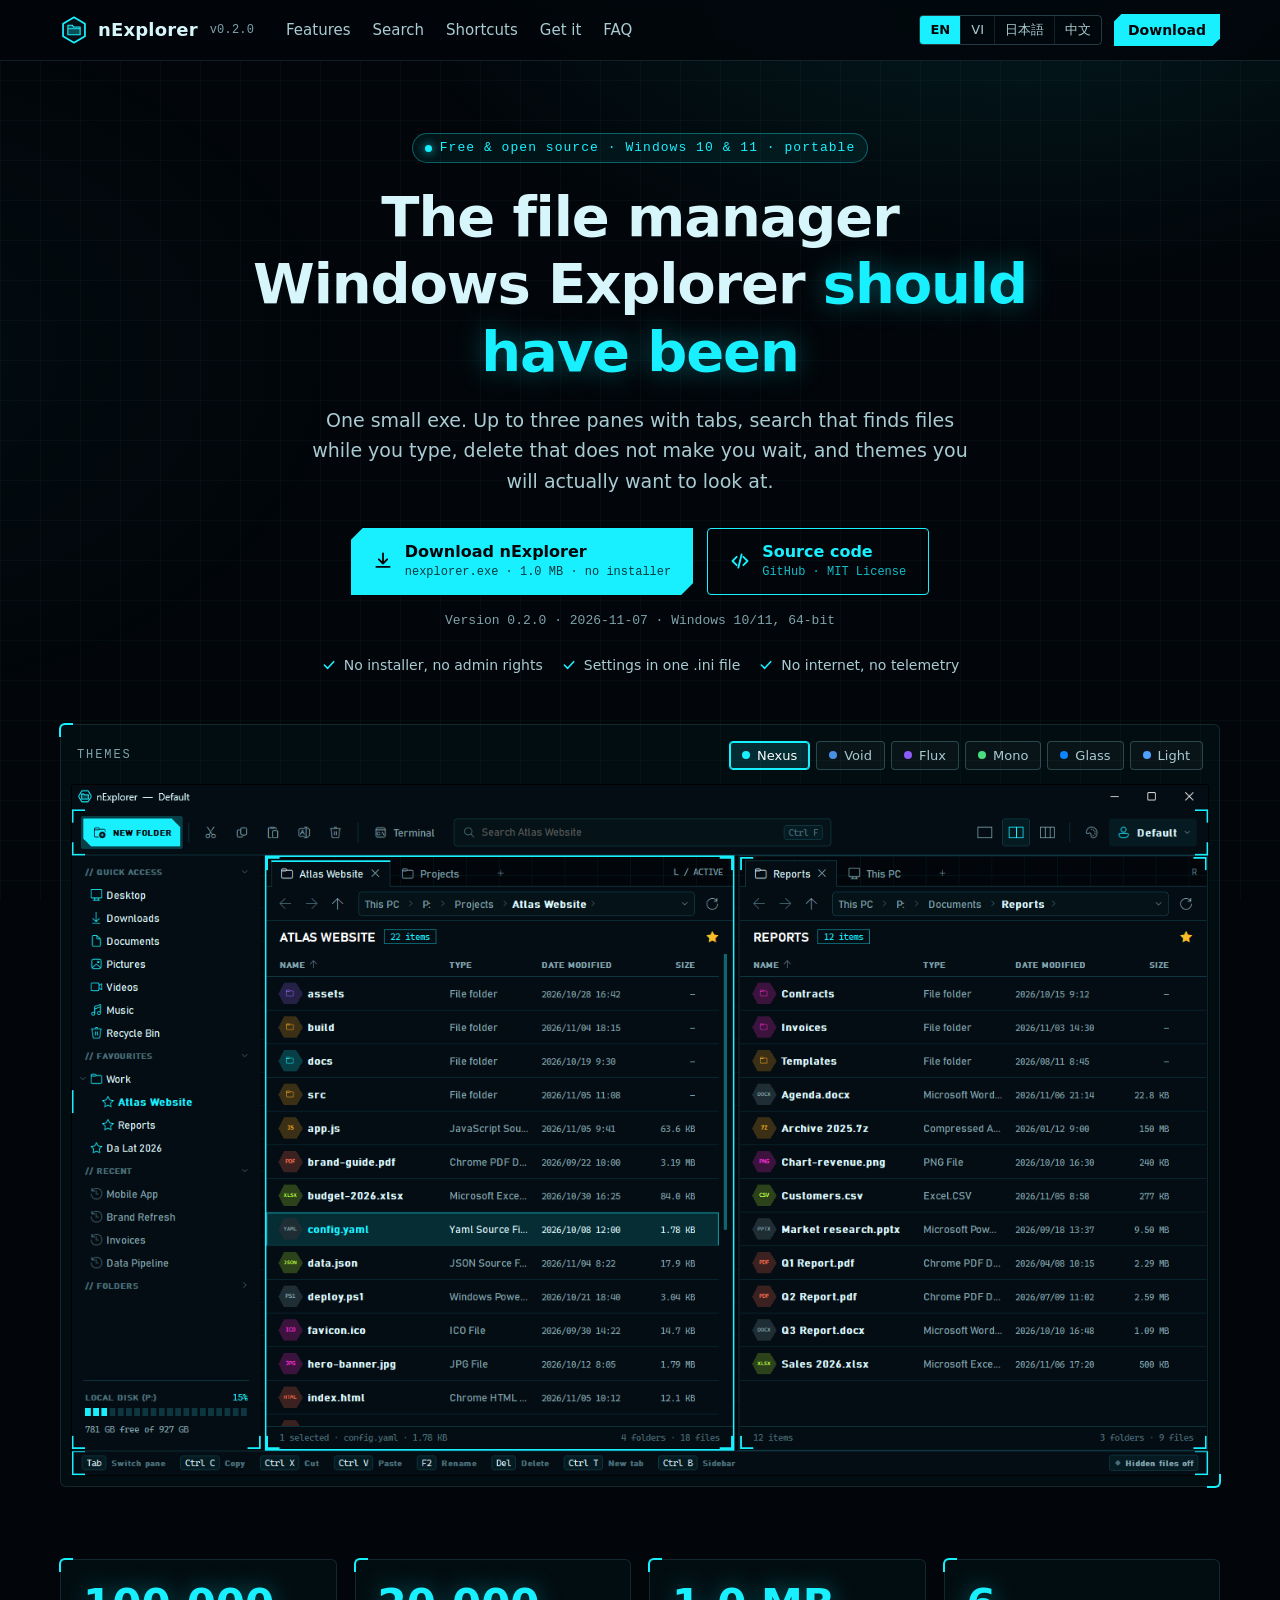
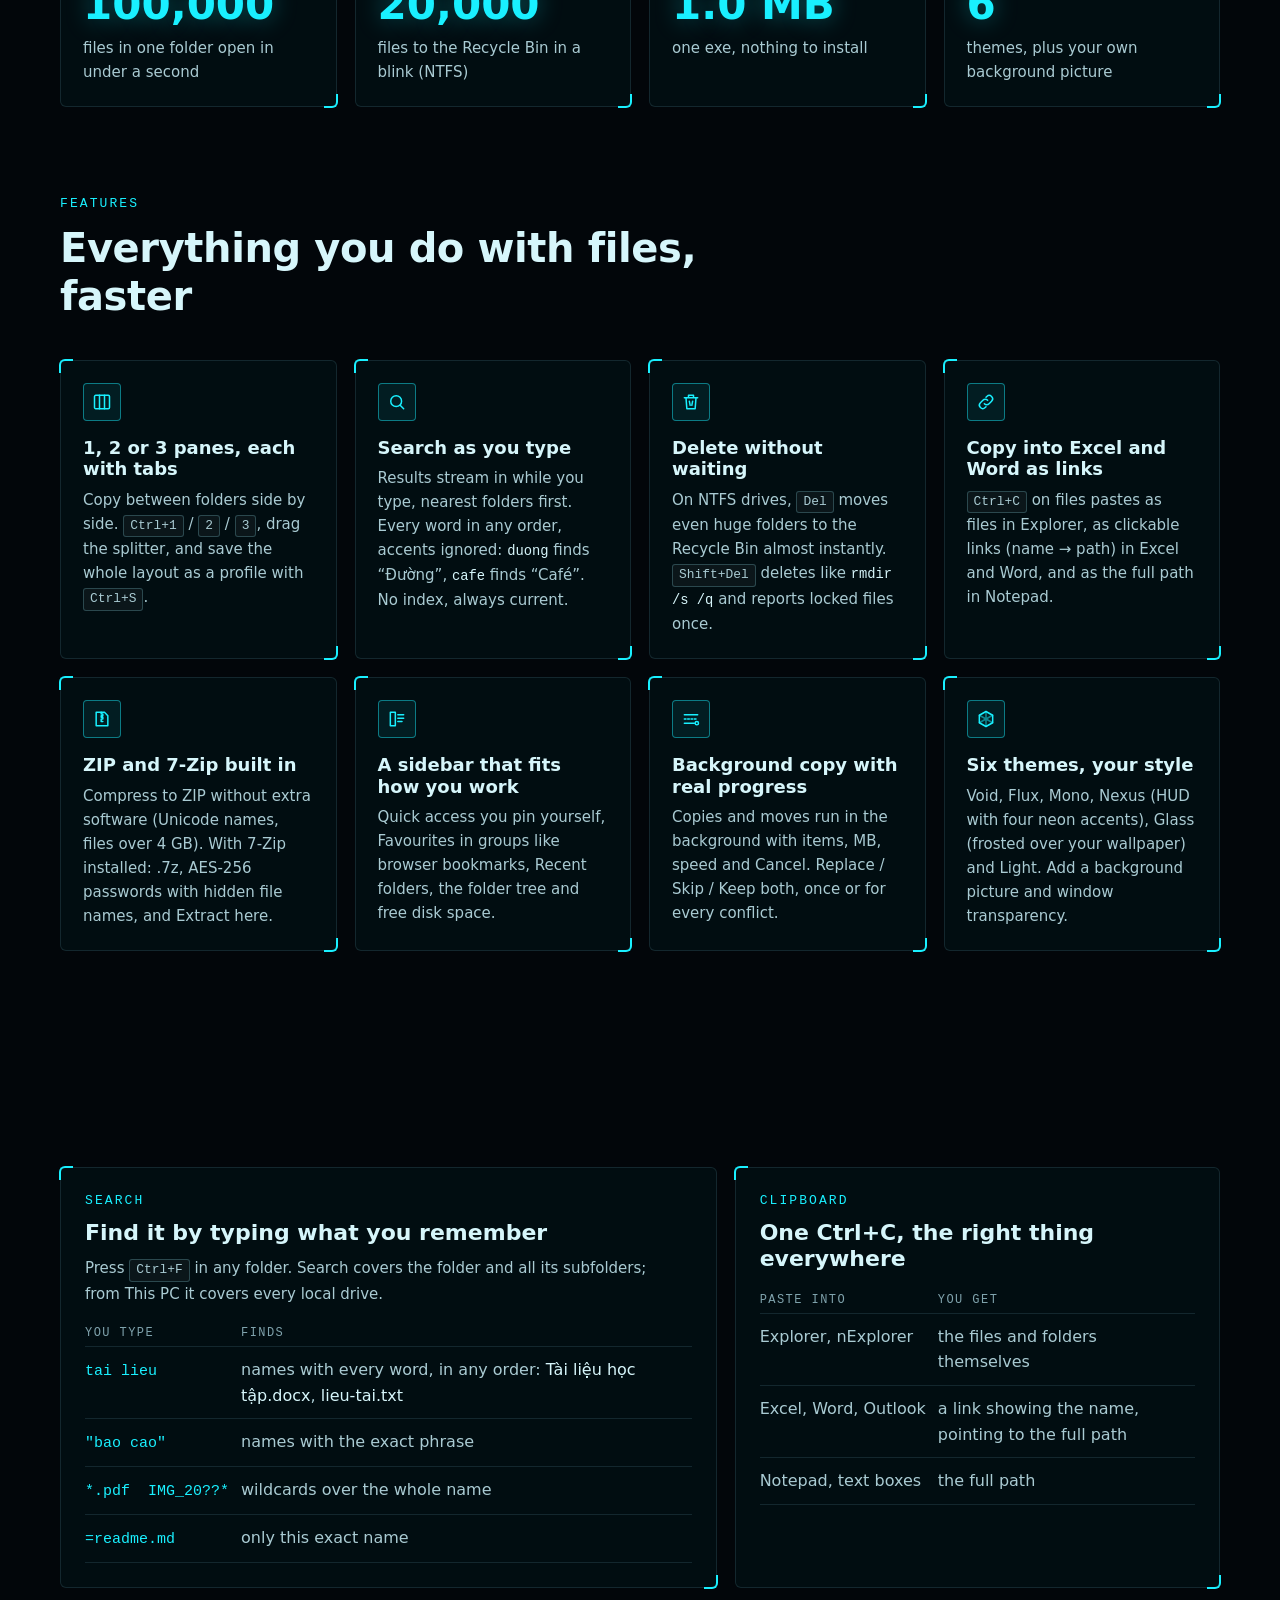
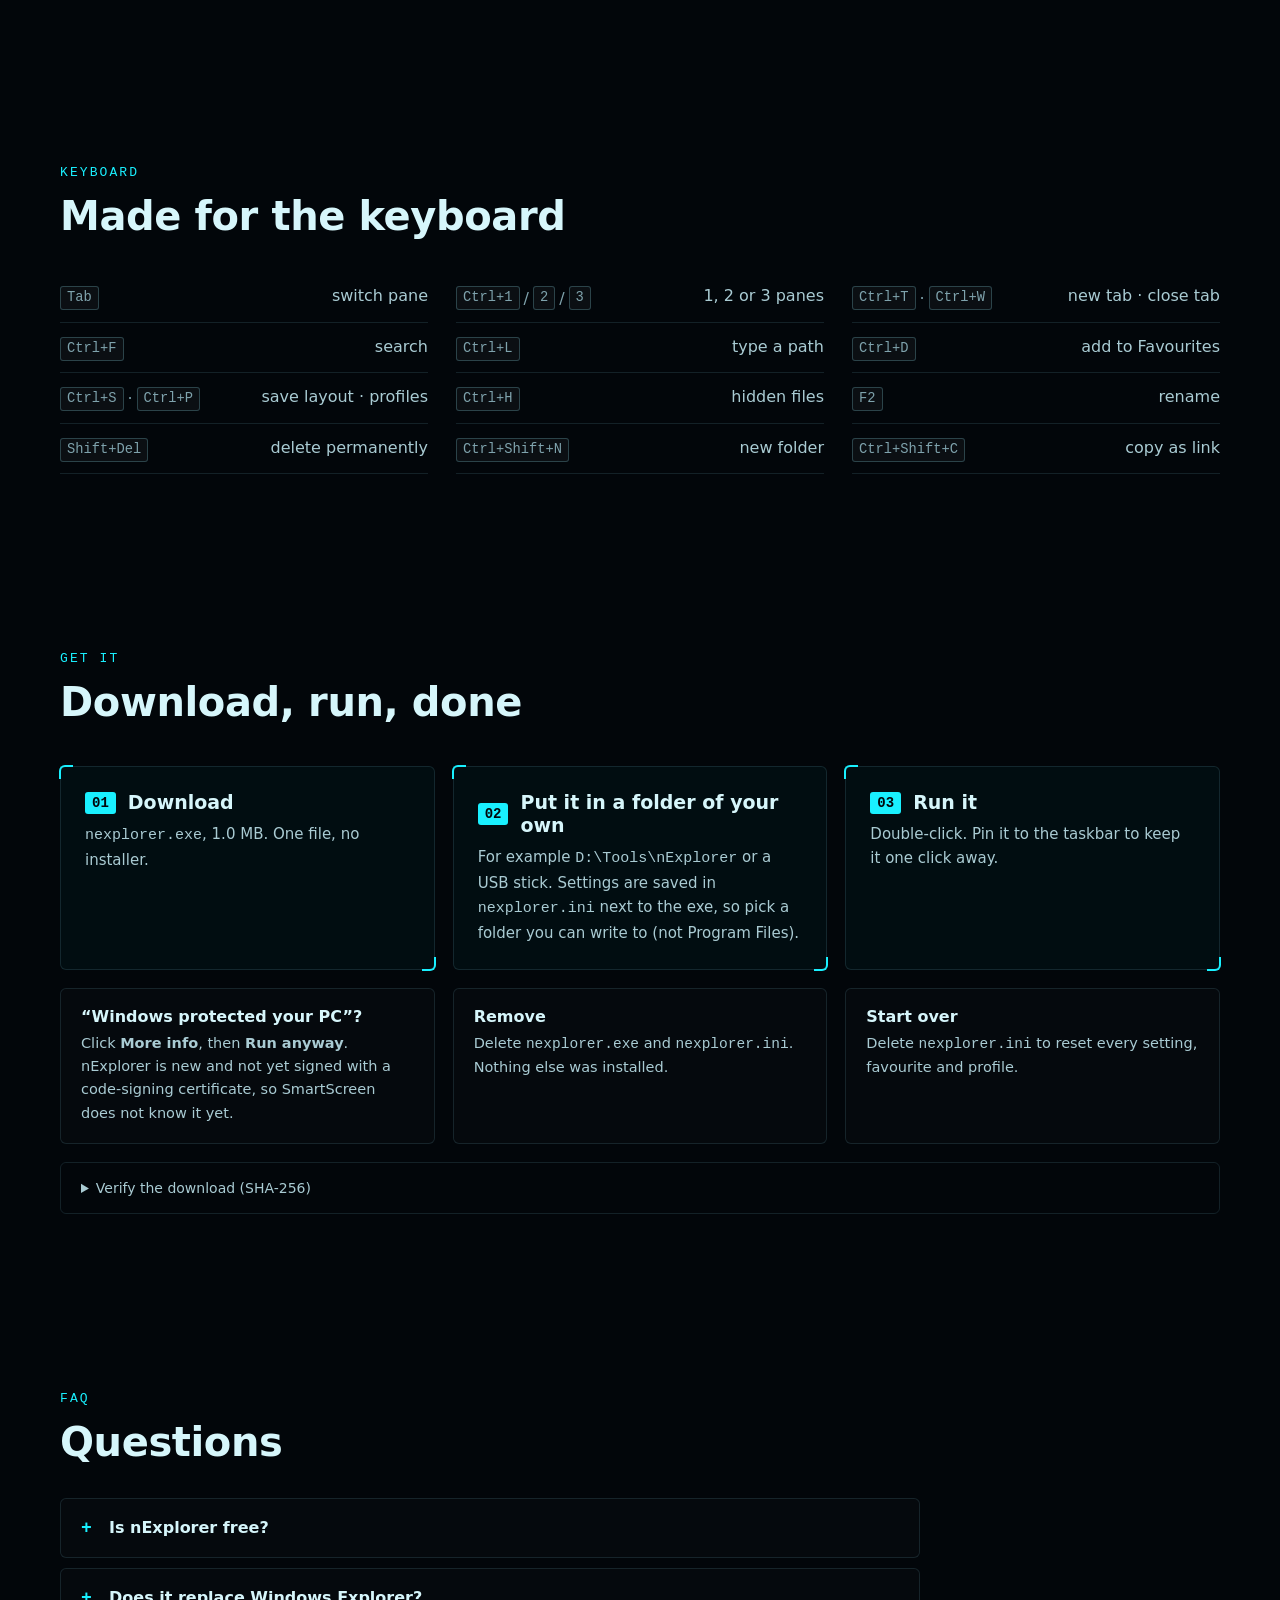
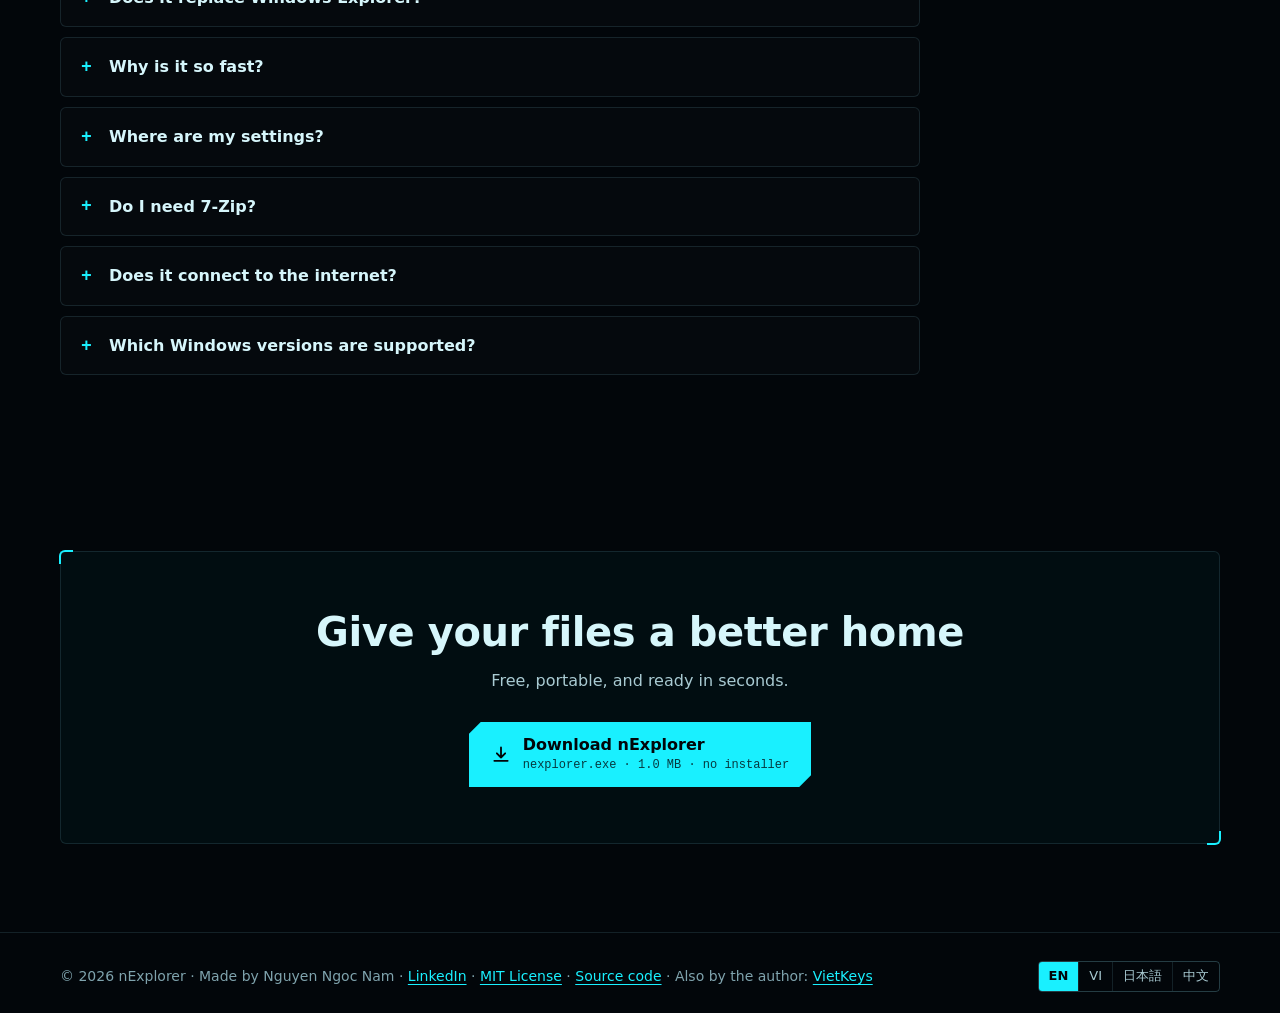
<file: 01_folder/site/public/index.html>
<!doctype html>
<html lang="en">
<head>
<meta charset="utf-8">
<meta name="viewport" content="width=device-width, initial-scale=1">
<script>try{if(!localStorage.getItem('nx-lang')){var b=((navigator.languages&&navigator.languages[0])||navigator.language||'').toLowerCase().slice(0,2);if(b==='vi'||b==='ja'||b==='zh')location.replace(b+'/'+location.hash)}}catch(e){}</script>
<title>nExplorer — a fast file manager for Windows</title>
<meta name="description" content="nExplorer is a free, lightweight file manager for Windows 10 and 11: one small exe, up to 3 panes with tabs, instant search, near-instant delete, smart copy into Excel and Word, built-in ZIP and 6 themes.">
<link rel="canonical" href="https://nexplorer.vietkeys.com/">
<link rel="alternate" hreflang="en" href="https://nexplorer.vietkeys.com/">
<link rel="alternate" hreflang="vi" href="https://nexplorer.vietkeys.com/vi/">
<link rel="alternate" hreflang="ja" href="https://nexplorer.vietkeys.com/ja/">
<link rel="alternate" hreflang="zh-Hans" href="https://nexplorer.vietkeys.com/zh/">
<link rel="alternate" hreflang="x-default" href="https://nexplorer.vietkeys.com/">
<meta name="theme-color" content="#02060a">
<link rel="icon" href="favicon.ico" sizes="any">
<link rel="icon" href="icon.svg" type="image/svg+xml">
<meta property="og:type" content="website">
<meta property="og:site_name" content="nExplorer">
<meta property="og:title" content="nExplorer — a fast file manager for Windows">
<meta property="og:description" content="nExplorer is a free, lightweight file manager for Windows 10 and 11: one small exe, up to 3 panes with tabs, instant search, near-instant delete, smart copy into Excel and Word, built-in ZIP and 6 themes.">
<meta property="og:url" content="https://nexplorer.vietkeys.com/">
<meta property="og:image" content="https://nexplorer.vietkeys.com/og.png">
<meta property="og:image:width" content="1200">
<meta property="og:image:height" content="630">
<meta property="og:locale" content="en_US">
<meta name="twitter:card" content="summary_large_image">
<link rel="stylesheet" href="assets/style.css?v=fa06690f56">
<script src="assets/app.js?v=c8efb5a3a5" defer></script>
<script type="application/ld+json">{"@context":"https://schema.org","@type":"SoftwareApplication","name":"nExplorer","description":"nExplorer is a free, lightweight file manager for Windows 10 and 11: one small exe, up to 3 panes with tabs, instant search, near-instant delete, smart copy into Excel and Word, built-in ZIP and 6 themes.","operatingSystem":"Windows 10, Windows 11","applicationCategory":"UtilitiesApplication","softwareVersion":"0.2.0","datePublished":"2026-11-07","fileSize":"1.0 MB","downloadUrl":"https://nexplorer.vietkeys.com/download/nexplorer.exe","url":"https://nexplorer.vietkeys.com/","offers":{"@type":"Offer","price":"0","priceCurrency":"USD"},"license":"https://opensource.org/licenses/MIT","sameAs":["https://github.com/mlightvn/ntools"],"author":{"@type":"Person","name":"Nguyen Ngoc Nam","url":"https://www.linkedin.com/in/nguyenngocnam/"},"image":"https://nexplorer.vietkeys.com/og.png"}</script>
</head>
<body>
<a class="skip" href="#main">Skip to content</a>
<header class="top">
  <div class="wrap">
    <a class="brand" href="./" aria-label="nExplorer" style="color:var(--text)"><span style="color:var(--accent);display:flex"><svg viewBox="0 0 64 64" aria-hidden="true"><path d="M32 3 57 17.5v29L32 61 7 46.5v-29Z" fill="#061016" stroke="currentColor" stroke-width="4" stroke-linejoin="round"/><path d="M18 21h10l3 4h15v18H18Z" fill="currentColor" fill-opacity=".28" stroke="currentColor" stroke-width="2.5" stroke-linejoin="round"/><path d="M18 29h28" stroke="currentColor" stroke-width="2"/></svg></span>nExplorer<small>v0.2.0</small></a>
    <nav class="nav" aria-label="nExplorer">
      <a href="#features">Features</a>
      <a href="#search">Search</a>
      <a href="#keys">Shortcuts</a>
      <a href="#install">Get it</a>
      <a href="#faq">FAQ</a>
    </nav>
    <div class="top-end">
      <nav class="langs" aria-label="Language"><a href="./" hreflang="en" lang="en" data-lang="en" aria-current="true">EN</a><a href="vi/" hreflang="vi" lang="vi" data-lang="vi">VI</a><a href="ja/" hreflang="ja" lang="ja" data-lang="ja">日本語</a><a href="zh/" hreflang="zh-Hans" lang="zh-Hans" data-lang="zh">中文</a></nav>
      <a class="btn small" href="download/nexplorer.exe" download>Download</a>
    </div>
  </div>
</header>

<main id="main">
<section class="hero" id="download">
  <div class="wrap center">
    <span class="eyebrow">Free &amp; open source · Windows 10 &amp; 11 · portable</span>
    <h1>The file manager Windows Explorer <em>should have been</em></h1>
    <p class="lead">One small exe. Up to three panes with tabs, search that finds files while you type, delete that does not make you wait, and themes you will actually want to look at.</p>
    <div class="ctas"><a class="btn" href="download/nexplorer.exe" download><svg viewBox="0 0 24 24" fill="none" stroke="currentColor" stroke-width="2.2" stroke-linecap="round" stroke-linejoin="round" aria-hidden="true"><path d="M12 3v12m0 0-5-5m5 5 5-5M4 19h16"/></svg><span class="two">Download nExplorer<span class="btn-sub">nexplorer.exe · 1.0 MB · no installer</span></span></a><a class="btn ghost" href="https://github.com/mlightvn/ntools" rel="noopener"><svg viewBox="0 0 24 24" fill="none" stroke="currentColor" stroke-width="2.2" stroke-linecap="round" stroke-linejoin="round" aria-hidden="true"><path d="m8 7-5 5 5 5M16 7l5 5-5 5M14 4l-4 16"/></svg><span class="two">Source code<span class="btn-sub">GitHub · MIT License</span></span></a></div>
    <p class="meta">Version 0.2.0 · 2026-11-07 · Windows 10/11, 64-bit</p>
    <ul class="trust"><li><svg viewBox="0 0 24 24" fill="none" stroke="currentColor" stroke-width="2.4" stroke-linecap="round" stroke-linejoin="round" aria-hidden="true"><path d="m5 12 5 5 9-10"/></svg>No installer, no admin rights</li><li><svg viewBox="0 0 24 24" fill="none" stroke="currentColor" stroke-width="2.4" stroke-linecap="round" stroke-linejoin="round" aria-hidden="true"><path d="m5 12 5 5 9-10"/></svg>Settings in one .ini file</li><li><svg viewBox="0 0 24 24" fill="none" stroke="currentColor" stroke-width="2.4" stroke-linecap="round" stroke-linejoin="round" aria-hidden="true"><path d="m5 12 5 5 9-10"/></svg>No internet, no telemetry</li></ul>
    <div class="panel showcase" data-showcase>
      <div class="showcase-bar">
        <span class="label">Themes</span>
        <div class="seg" role="group" aria-label="Themes">
          <button type="button" data-theme="nexus" data-accent="#19f0ff" aria-pressed="true"><span class="dot" style="background:#19f0ff"></span>Nexus</button>
          <button type="button" data-theme="void" data-accent="#4a90e2" aria-pressed="false"><span class="dot" style="background:#4a90e2"></span>Void</button>
          <button type="button" data-theme="flux" data-accent="#8b5cf6" aria-pressed="false"><span class="dot" style="background:#8b5cf6"></span>Flux</button>
          <button type="button" data-theme="mono" data-accent="#4ade80" aria-pressed="false"><span class="dot" style="background:#4ade80"></span>Mono</button>
          <button type="button" data-theme="glass" data-accent="#0a84ff" aria-pressed="false"><span class="dot" style="background:#0a84ff"></span>Glass</button>
          <button type="button" data-theme="light" data-accent="#4ea1ff" aria-pressed="false"><span class="dot" style="background:#4ea1ff"></span>Light</button>
        </div>
      </div>
      <div class="frame">
        <img data-shot="nexus" src="img/shot-nexus.png" width="1386" height="843" alt="nExplorer with the Nexus theme: sidebar, two panes with tabs, toolbar and status bar" class="on" fetchpriority="high" decoding="async">
        <img data-shot="void" src="img/shot-void.png" width="1386" height="843" alt="nExplorer with the Void theme: sidebar, two panes with tabs, toolbar and status bar" loading="lazy" decoding="async">
        <img data-shot="flux" src="img/shot-flux.png" width="1386" height="843" alt="nExplorer with the Flux theme: sidebar, two panes with tabs, toolbar and status bar" loading="lazy" decoding="async">
        <img data-shot="mono" src="img/shot-mono.png" width="1386" height="843" alt="nExplorer with the Mono theme: sidebar, two panes with tabs, toolbar and status bar" loading="lazy" decoding="async">
        <img data-shot="glass" src="img/shot-glass.png" width="1386" height="843" alt="nExplorer with the Glass theme: sidebar, two panes with tabs, toolbar and status bar" loading="lazy" decoding="async">
        <img data-shot="light" src="img/shot-light.png" width="1386" height="843" alt="nExplorer with the Light theme: sidebar, two panes with tabs, toolbar and status bar" loading="lazy" decoding="async">
      </div>
    </div>
  </div>
</section>

<section class="stats" aria-label="nExplorer">
  <div class="wrap">
    <div class="panel stat"><b>100,000</b><span>files in one folder open in under a second</span></div>
    <div class="panel stat"><b>20,000</b><span>files to the Recycle Bin in a blink (NTFS)</span></div>
    <div class="panel stat"><b>1.0 MB</b><span>one exe, nothing to install</span></div>
    <div class="panel stat"><b>6</b><span>themes, plus your own background picture</span></div>
  </div>
</section>

<section id="features">
  <div class="wrap">
    <p class="kicker">Features</p>
    <h2>Everything you do with files, faster</h2>
    <div class="grid">
      <article class="panel feature"><div class="ico"><svg viewBox="0 0 24 24" fill="none" stroke="currentColor" stroke-width="1.8" stroke-linecap="round" stroke-linejoin="round" aria-hidden="true"><rect x="3" y="4" width="18" height="16" rx="1.5"/><path d="M9 4v16M15 4v16"/></svg></div><h3>1, 2 or 3 panes, each with tabs</h3><p>Copy between folders side by side. <kbd>Ctrl+1</kbd> / <kbd>2</kbd> / <kbd>3</kbd>, drag the splitter, and save the whole layout as a profile with <kbd>Ctrl+S</kbd>.</p></article>
      <article class="panel feature"><div class="ico"><svg viewBox="0 0 24 24" fill="none" stroke="currentColor" stroke-width="1.8" stroke-linecap="round" stroke-linejoin="round" aria-hidden="true"><circle cx="11" cy="11" r="6.5"/><path d="m20 20-4.2-4.2"/></svg></div><h3>Search as you type</h3><p>Results stream in while you type, nearest folders first. Every word in any order, accents ignored: <code>duong</code> finds “Đường”, <code>cafe</code> finds “Café”. No index, always current.</p></article>
      <article class="panel feature"><div class="ico"><svg viewBox="0 0 24 24" fill="none" stroke="currentColor" stroke-width="1.8" stroke-linecap="round" stroke-linejoin="round" aria-hidden="true"><path d="M4 7h16M9 7V4h6v3M6 7l1 13h10l1-13"/><path d="m10 11 1 5m3-5-1 5"/></svg></div><h3>Delete without waiting</h3><p>On NTFS drives, <kbd>Del</kbd> moves even huge folders to the Recycle Bin almost instantly. <kbd>Shift+Del</kbd> deletes like <code>rmdir /s /q</code> and reports locked files once.</p></article>
      <article class="panel feature"><div class="ico"><svg viewBox="0 0 24 24" fill="none" stroke="currentColor" stroke-width="1.8" stroke-linecap="round" stroke-linejoin="round" aria-hidden="true"><path d="M10 14a4 4 0 0 0 5.7 0l3-3a4 4 0 0 0-5.7-5.7l-1 1"/><path d="M14 10a4 4 0 0 0-5.7 0l-3 3a4 4 0 0 0 5.7 5.7l1-1"/></svg></div><h3>Copy into Excel and Word as links</h3><p><kbd>Ctrl+C</kbd> on files pastes as files in Explorer, as clickable links (name → path) in Excel and Word, and as the full path in Notepad.</p></article>
      <article class="panel feature"><div class="ico"><svg viewBox="0 0 24 24" fill="none" stroke="currentColor" stroke-width="1.8" stroke-linecap="round" stroke-linejoin="round" aria-hidden="true"><path d="M5 4h10l4 4v12H5Z"/><path d="M11 4v2h2v2h-2v2h2v2h-2v3h2"/></svg></div><h3>ZIP and 7-Zip built in</h3><p>Compress to ZIP without extra software (Unicode names, files over 4 GB). With 7-Zip installed: .7z, AES-256 passwords with hidden file names, and Extract here.</p></article>
      <article class="panel feature"><div class="ico"><svg viewBox="0 0 24 24" fill="none" stroke="currentColor" stroke-width="1.8" stroke-linecap="round" stroke-linejoin="round" aria-hidden="true"><path d="M4 4h6v16H4Z"/><path d="M13 7h7M13 11h7M13 15h5"/></svg></div><h3>A sidebar that fits how you work</h3><p>Quick access you pin yourself, Favourites in groups like browser bookmarks, Recent folders, the folder tree and free disk space.</p></article>
      <article class="panel feature"><div class="ico"><svg viewBox="0 0 24 24" fill="none" stroke="currentColor" stroke-width="1.8" stroke-linecap="round" stroke-linejoin="round" aria-hidden="true"><path d="M4 17h12M4 7h16"/><path d="M4 12h16" stroke-dasharray="2 2"/><circle cx="19" cy="17" r="2"/></svg></div><h3>Background copy with real progress</h3><p>Copies and moves run in the background with items, MB, speed and Cancel. Replace / Skip / Keep both, once or for every conflict.</p></article>
      <article class="panel feature"><div class="ico"><svg viewBox="0 0 24 24" fill="none" stroke="currentColor" stroke-width="1.8" stroke-linecap="round" stroke-linejoin="round" aria-hidden="true"><path d="M12 3 20 7.5v9L12 21l-8-4.5v-9Z"/><path d="M12 3v18M4 7.5l16 9M20 7.5l-16 9" opacity=".5"/></svg></div><h3>Six themes, your style</h3><p>Void, Flux, Mono, Nexus (HUD with four neon accents), Glass (frosted over your wallpaper) and Light. Add a background picture and window transparency.</p></article>
    </div>
  </div>
</section>

<section id="search">
  <div class="wrap">
    <div class="tables">
      <div class="panel">
        <p class="kicker">Search</p>
        <h3>Find it by typing what you remember</h3>
        <p class="section-lead">Press <kbd>Ctrl+F</kbd> in any folder. Search covers the folder and all its subfolders; from This PC it covers every local drive.</p>
        <table><thead><tr><th scope="col">You type</th><th scope="col">Finds</th></tr></thead>
        <tbody><tr><td><code>tai lieu</code></td><td>names with every word, in any order: <i>Tài liệu học tập.docx</i>, <i>lieu-tai.txt</i></td></tr><tr><td><code>&quot;bao cao&quot;</code></td><td>names with the exact phrase</td></tr><tr><td><code>*.pdf  IMG_20??*</code></td><td>wildcards over the whole name</td></tr><tr><td><code>=readme.md</code></td><td>only this exact name</td></tr></tbody></table>
      </div>
      <div class="panel">
        <p class="kicker">Clipboard</p>
        <h3>One Ctrl+C, the right thing everywhere</h3>
        <table><thead><tr><th scope="col">Paste into</th><th scope="col">You get</th></tr></thead>
        <tbody><tr><td>Explorer, nExplorer</td><td>the files and folders themselves</td></tr><tr><td>Excel, Word, Outlook</td><td>a link showing the name, pointing to the full path</td></tr><tr><td>Notepad, text boxes</td><td>the full path</td></tr></tbody></table>
      </div>
    </div>
  </div>
</section>

<section id="keys">
  <div class="wrap">
    <p class="kicker">Keyboard</p>
    <h2>Made for the keyboard</h2>
    <div class="keys-grid">
      <div><b class="k"><kbd>Tab</kbd></b><span>switch pane</span></div>
      <div><b class="k"><kbd>Ctrl+1</kbd> / <kbd>2</kbd> / <kbd>3</kbd></b><span>1, 2 or 3 panes</span></div>
      <div><b class="k"><kbd>Ctrl+T</kbd> · <kbd>Ctrl+W</kbd></b><span>new tab · close tab</span></div>
      <div><b class="k"><kbd>Ctrl+F</kbd></b><span>search</span></div>
      <div><b class="k"><kbd>Ctrl+L</kbd></b><span>type a path</span></div>
      <div><b class="k"><kbd>Ctrl+D</kbd></b><span>add to Favourites</span></div>
      <div><b class="k"><kbd>Ctrl+S</kbd> · <kbd>Ctrl+P</kbd></b><span>save layout · profiles</span></div>
      <div><b class="k"><kbd>Ctrl+H</kbd></b><span>hidden files</span></div>
      <div><b class="k"><kbd>F2</kbd></b><span>rename</span></div>
      <div><b class="k"><kbd>Shift+Del</kbd></b><span>delete permanently</span></div>
      <div><b class="k"><kbd>Ctrl+Shift+N</kbd></b><span>new folder</span></div>
      <div><b class="k"><kbd>Ctrl+Shift+C</kbd></b><span>copy as link</span></div>
    </div>
  </div>
</section>

<section id="install">
  <div class="wrap">
    <p class="kicker">Get it</p>
    <h2>Download, run, done</h2>
    <ol class="steps">
      <li><div class="panel"><h3>Download</h3><p><code>nexplorer.exe</code>, 1.0 MB. One file, no installer.</p></div></li>
      <li><div class="panel"><h3>Put it in a folder of your own</h3><p>For example <code>D:\Tools\nExplorer</code> or a USB stick. Settings are saved in <code>nexplorer.ini</code> next to the exe, so pick a folder you can write to (not Program Files).</p></div></li>
      <li><div class="panel"><h3>Run it</h3><p>Double-click. Pin it to the taskbar to keep it one click away.</p></div></li>
    </ol>
    <div class="notes">
      <div class="note-card"><h3>“Windows protected your PC”?</h3><p>Click <b>More info</b>, then <b>Run anyway</b>. nExplorer is new and not yet signed with a code-signing certificate, so SmartScreen does not know it yet.</p></div>
      <div class="note-card"><h3>Remove</h3><p>Delete <code>nexplorer.exe</code> and <code>nexplorer.ini</code>. Nothing else was installed.</p></div>
      <div class="note-card"><h3>Start over</h3><p>Delete <code>nexplorer.ini</code> to reset every setting, favourite and profile.</p></div>
    </div>
    <details class="sums">
      <summary>Verify the download (SHA-256)</summary>
      <pre>3fbd1f8e7e28d2ff86a0f0498889133e4039347f9a2aab95132524eec0e28cb0  nexplorer.exe</pre>
    </details>
  </div>
</section>

<section id="faq">
  <div class="wrap">
    <p class="kicker">FAQ</p>
    <h2>Questions</h2>
    <div class="faq">
      <details><summary>Is nExplorer free?</summary><p>Yes, free and open source under the MIT License. Use it on as many PCs as you like; the source code is on <a href="https://github.com/mlightvn/ntools">GitHub</a>.</p></details>
      <details><summary>Does it replace Windows Explorer?</summary><p>It runs next to it: Explorer, the desktop and the taskbar stay as they are. Use nExplorer for your file work and keep Explorer for anything else.</p></details>
      <details><summary>Why is it so fast?</summary><p>It reads folders on a background thread and skips what slows Explorer down: no shell extensions, no thumbnails, no search index.</p></details>
      <details><summary>Where are my settings?</summary><p>In <code>nexplorer.ini</code> next to the exe: favourites, Quick access, profiles, theme and window layout. Copy both files to take your setup to another PC.</p></details>
      <details><summary>Do I need 7-Zip?</summary><p>No. ZIP is built in, and without 7-Zip archives are extracted with the tar.exe that ships with Windows. With 7-Zip installed you also get .7z, passwords and more formats.</p></details>
      <details><summary>Does it connect to the internet?</summary><p>No. nExplorer has no network code: no telemetry, no update check, no ads. Only the folders you open on network shares use Windows file sharing.</p></details>
      <details><summary>Which Windows versions are supported?</summary><p>Windows 10 (version 1607 or later) and Windows 11, 64-bit. No administrator rights needed.</p></details>
    </div>
  </div>
</section>

<section>
  <div class="wrap">
    <div class="panel final">
      <h2>Give your files a better home</h2>
      <p>Free, portable, and ready in seconds.</p>
      <div class="ctas"><a class="btn" href="download/nexplorer.exe" download><svg viewBox="0 0 24 24" fill="none" stroke="currentColor" stroke-width="2.2" stroke-linecap="round" stroke-linejoin="round" aria-hidden="true"><path d="M12 3v12m0 0-5-5m5 5 5-5M4 19h16"/></svg><span class="two">Download nExplorer<span class="btn-sub">nexplorer.exe · 1.0 MB · no installer</span></span></a></div>
    </div>
  </div>
</section>
</main>

<footer>
  <div class="wrap">
    <p>© 2026 nExplorer · Made by Nguyen Ngoc Nam · <a href="https://www.linkedin.com/in/nguyenngocnam/" rel="author">LinkedIn</a> · <a href="https://github.com/mlightvn/ntools/blob/main/LICENSE" rel="license">MIT License</a> · <a href="https://github.com/mlightvn/ntools">Source code</a> · Also by the author: <a href="https://vietkeys.com/">VietKeys</a></p>
    <nav class="langs" aria-label="Language"><a href="./" hreflang="en" lang="en" data-lang="en" aria-current="true">EN</a><a href="vi/" hreflang="vi" lang="vi" data-lang="vi">VI</a><a href="ja/" hreflang="ja" lang="ja" data-lang="ja">日本語</a><a href="zh/" hreflang="zh-Hans" lang="zh-Hans" data-lang="zh">中文</a></nav>
  </div>
</footer>
</body>
</html>
</file>
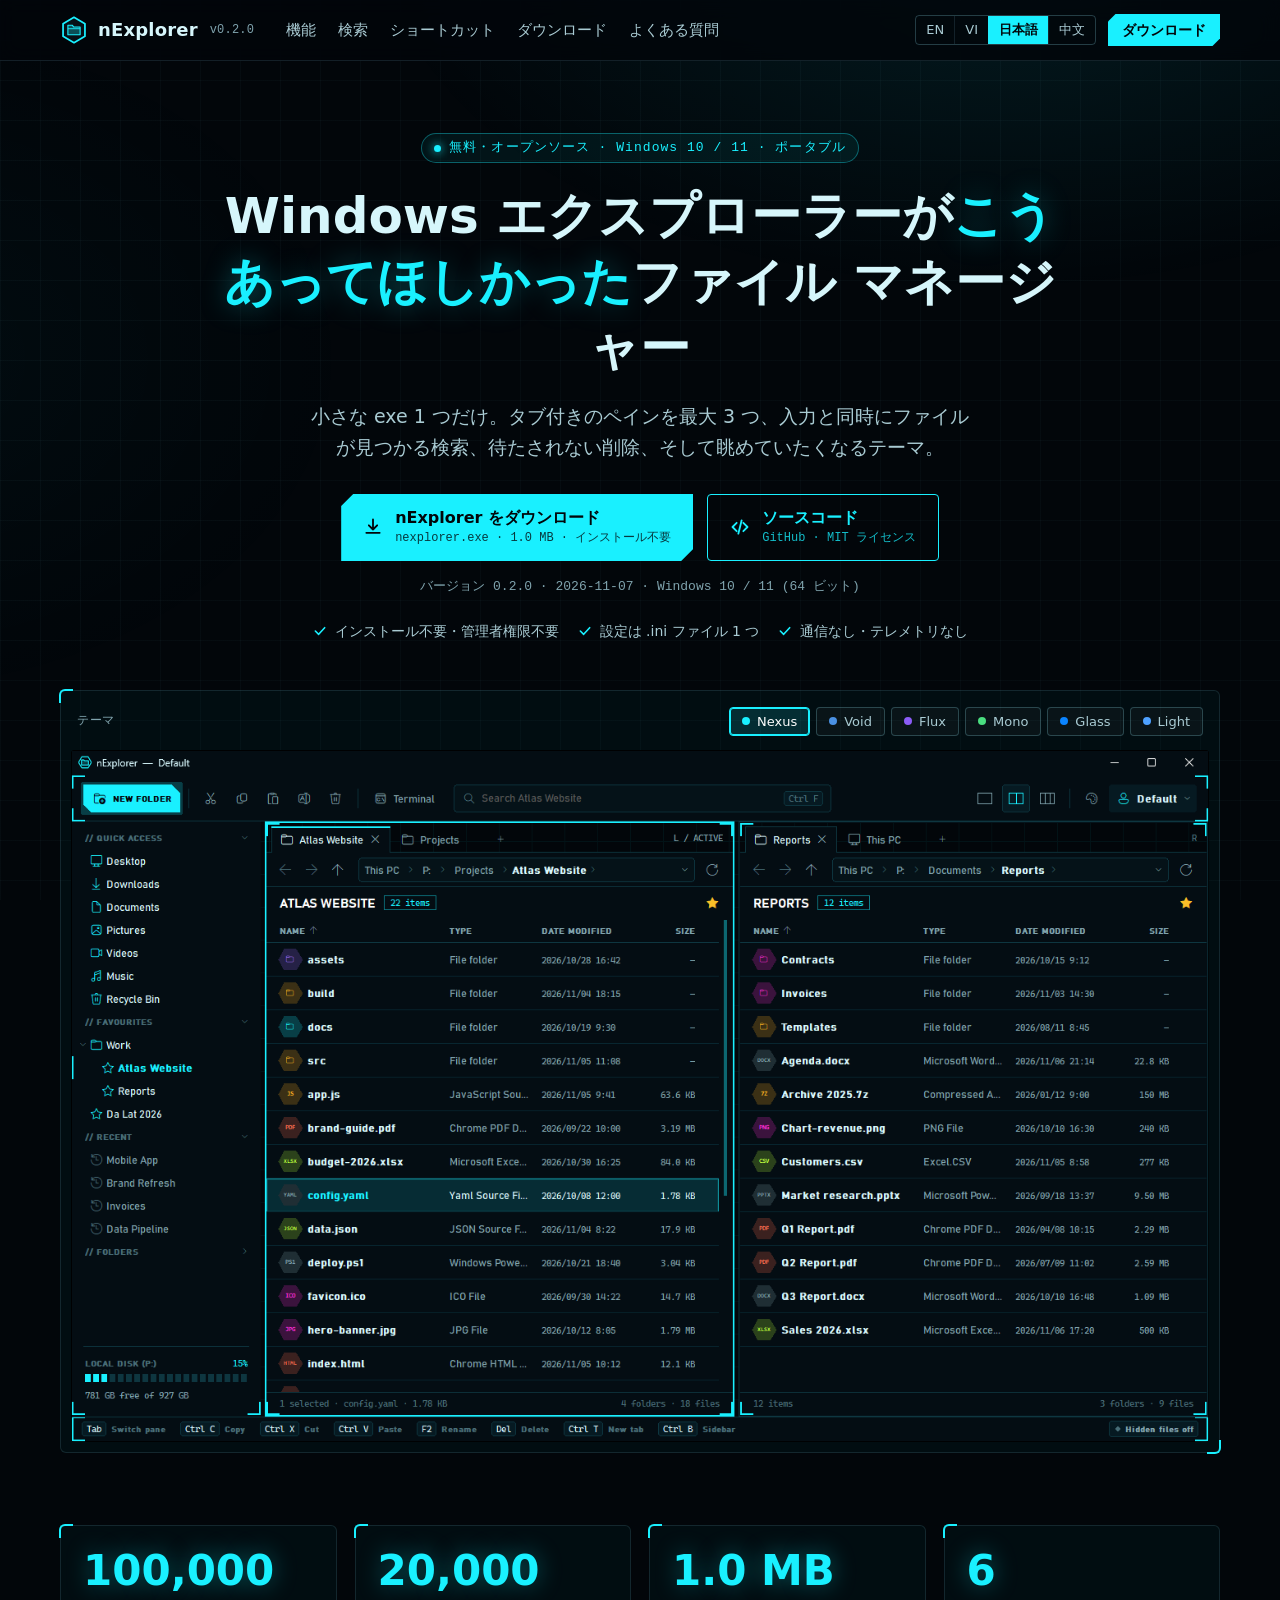
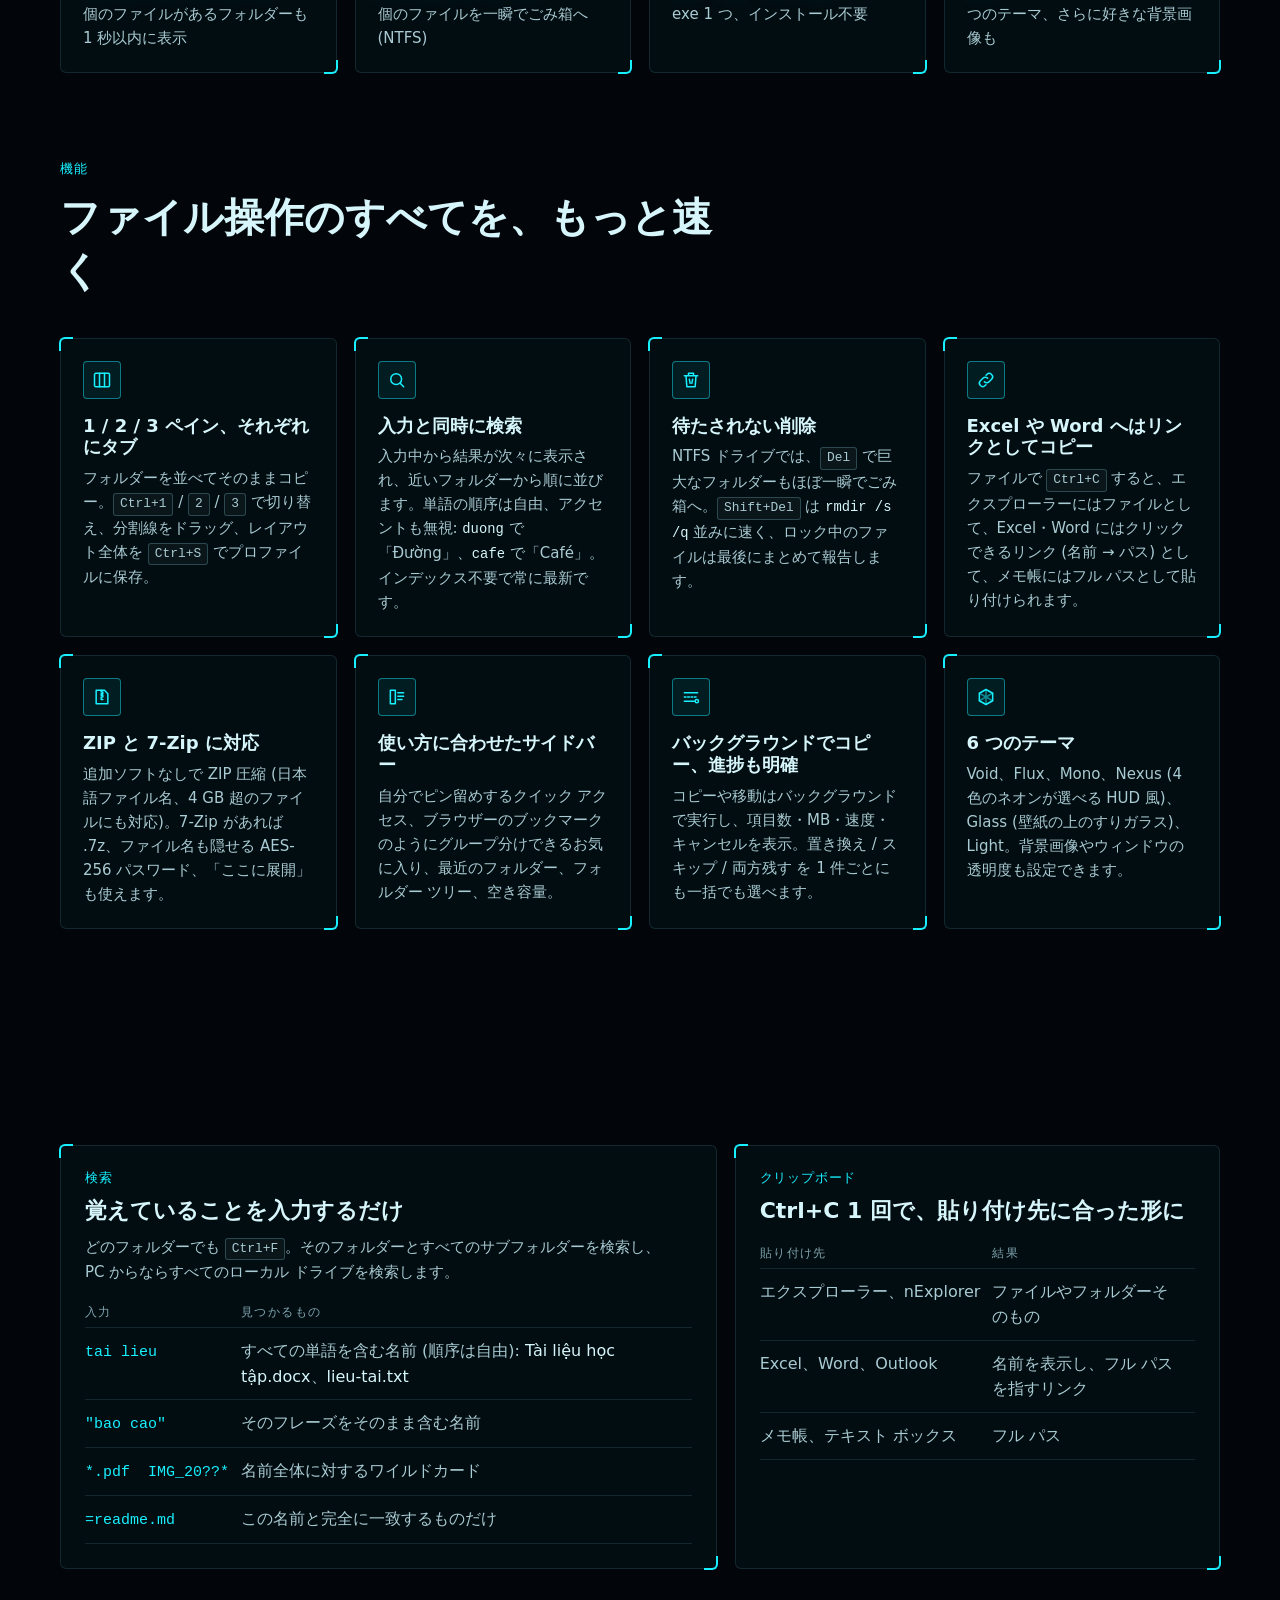
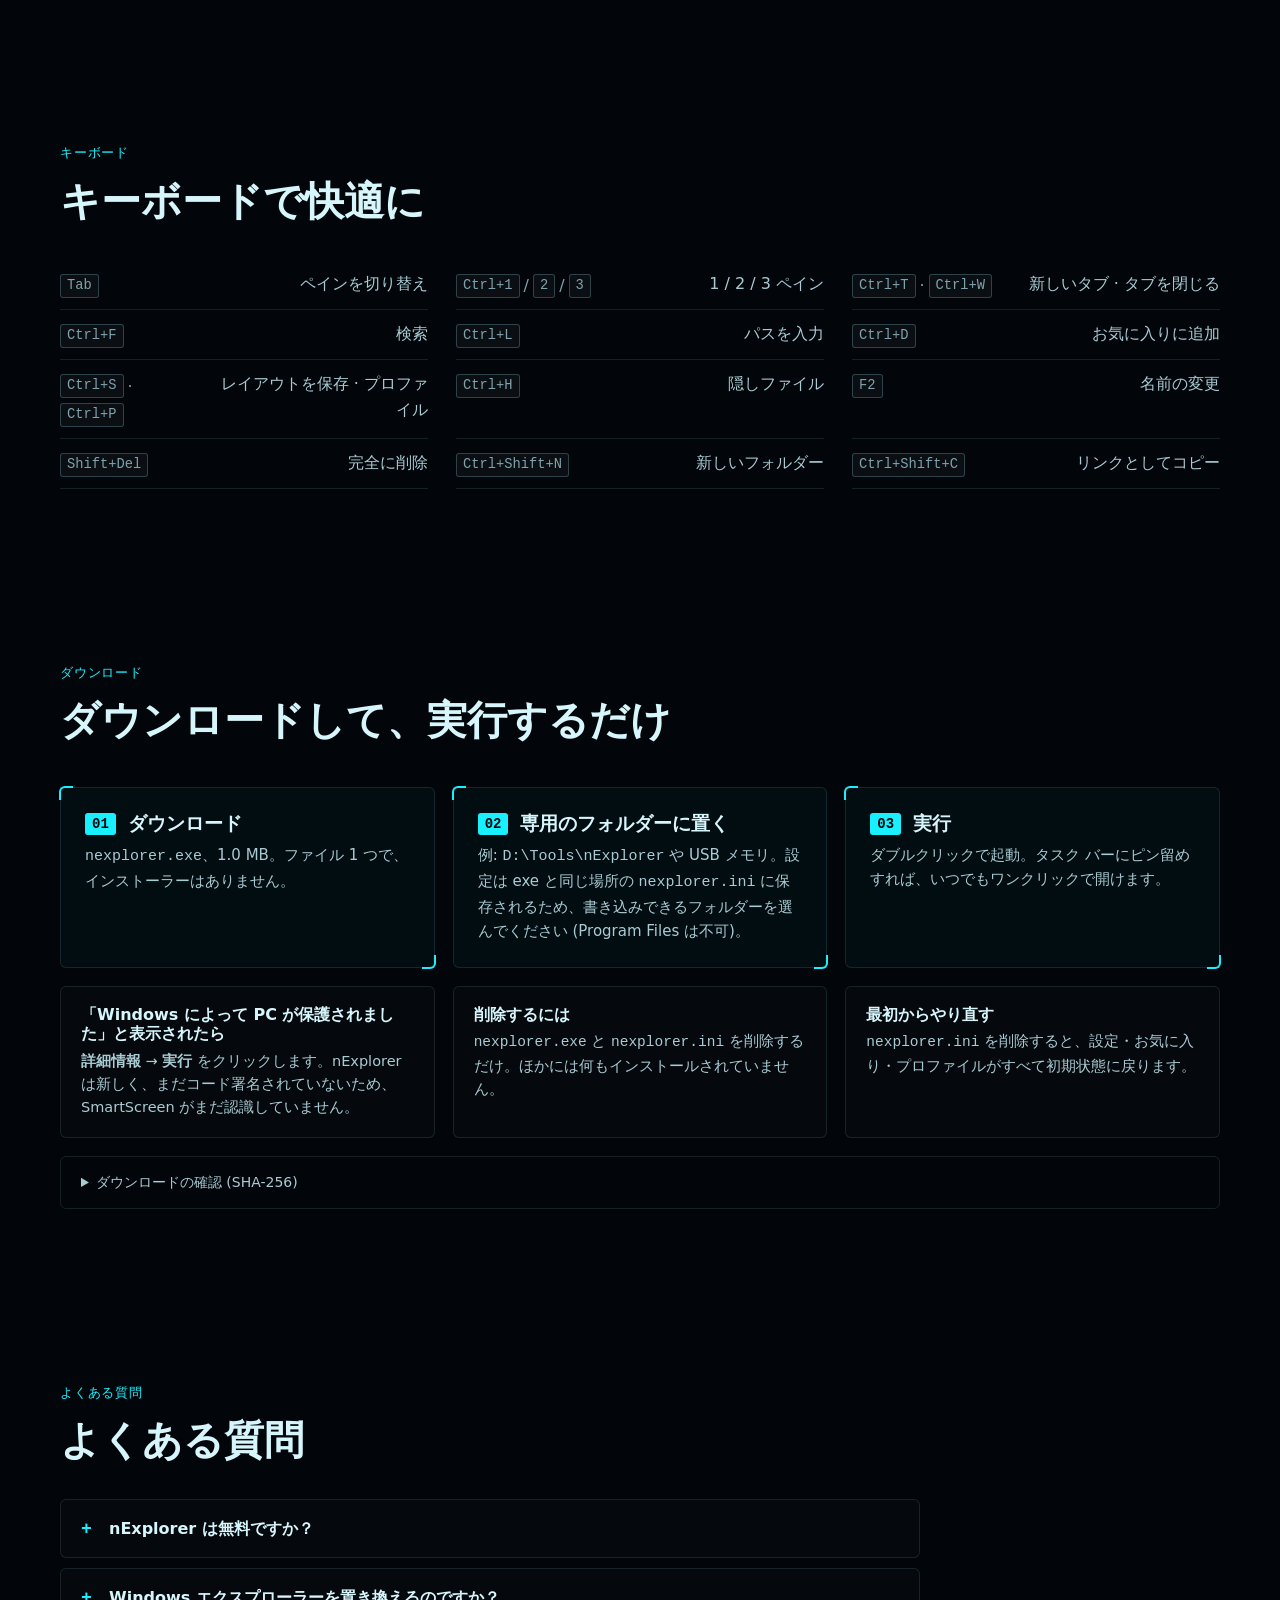
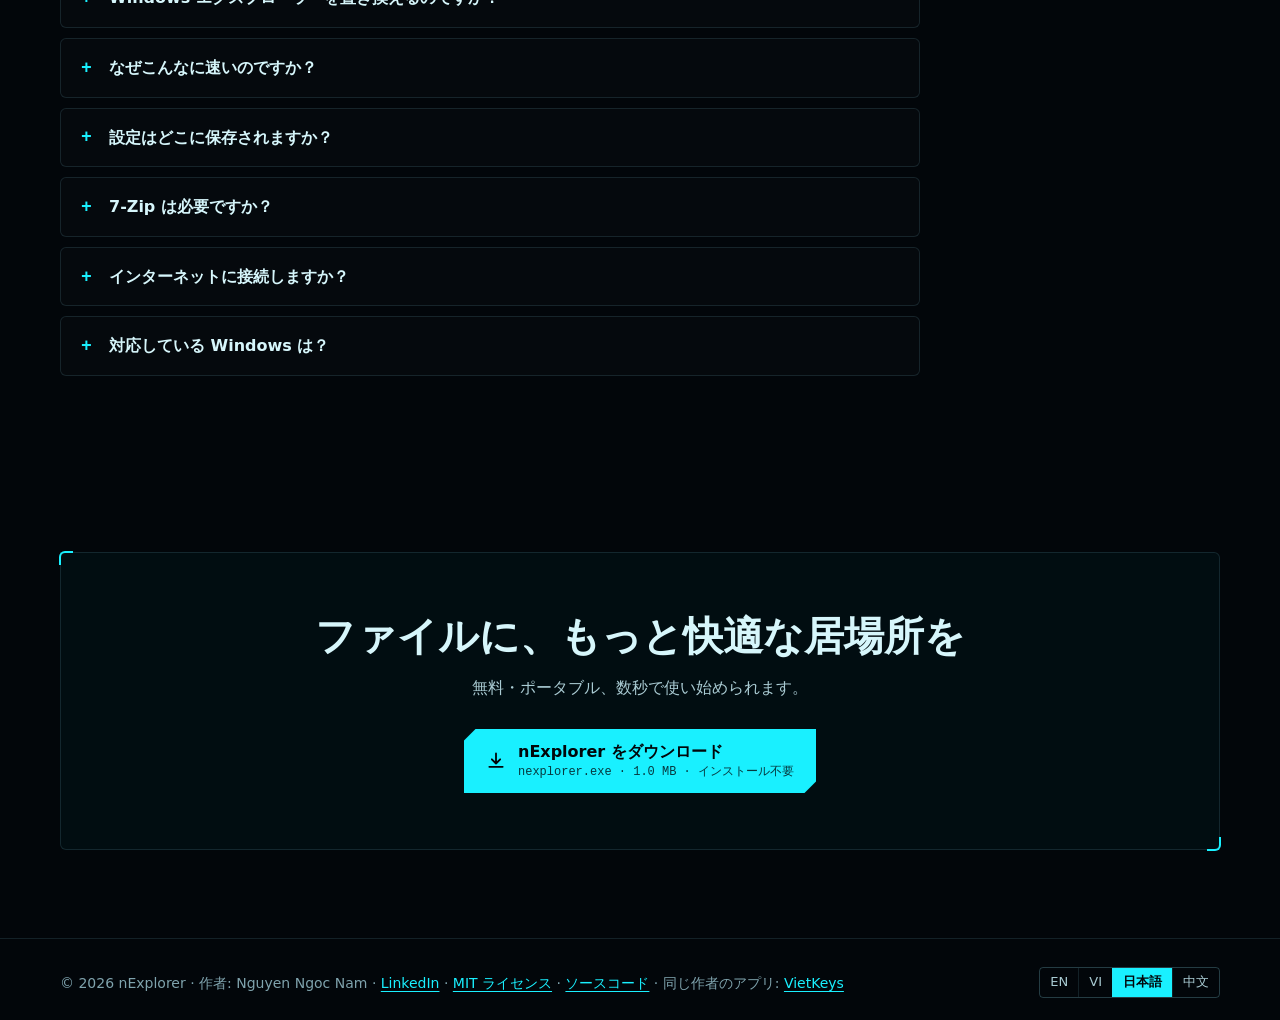
<file: 01_folder/site/public/ja/index.html>
<!doctype html>
<html lang="ja">
<head>
<meta charset="utf-8">
<meta name="viewport" content="width=device-width, initial-scale=1">
<title>nExplorer — Windows 用の高速ファイル マネージャー</title>
<meta name="description" content="nExplorer は Windows 10 / 11 用の無料・軽量ファイル マネージャーです。小さな exe 1 つで、タブ付き最大 3 ペイン、入力と同時の検索、ほぼ一瞬の削除、Excel や Word へのリンク コピー、ZIP 圧縮、6 つのテーマ。">
<link rel="canonical" href="https://nexplorer.vietkeys.com/ja/">
<link rel="alternate" hreflang="en" href="https://nexplorer.vietkeys.com/">
<link rel="alternate" hreflang="vi" href="https://nexplorer.vietkeys.com/vi/">
<link rel="alternate" hreflang="ja" href="https://nexplorer.vietkeys.com/ja/">
<link rel="alternate" hreflang="zh-Hans" href="https://nexplorer.vietkeys.com/zh/">
<link rel="alternate" hreflang="x-default" href="https://nexplorer.vietkeys.com/">
<meta name="theme-color" content="#02060a">
<link rel="icon" href="../favicon.ico" sizes="any">
<link rel="icon" href="../icon.svg" type="image/svg+xml">
<meta property="og:type" content="website">
<meta property="og:site_name" content="nExplorer">
<meta property="og:title" content="nExplorer — Windows 用の高速ファイル マネージャー">
<meta property="og:description" content="nExplorer は Windows 10 / 11 用の無料・軽量ファイル マネージャーです。小さな exe 1 つで、タブ付き最大 3 ペイン、入力と同時の検索、ほぼ一瞬の削除、Excel や Word へのリンク コピー、ZIP 圧縮、6 つのテーマ。">
<meta property="og:url" content="https://nexplorer.vietkeys.com/ja/">
<meta property="og:image" content="https://nexplorer.vietkeys.com/og.png">
<meta property="og:image:width" content="1200">
<meta property="og:image:height" content="630">
<meta property="og:locale" content="ja_JP">
<meta name="twitter:card" content="summary_large_image">
<link rel="stylesheet" href="../assets/style.css?v=fa06690f56">
<script src="../assets/app.js?v=c8efb5a3a5" defer></script>
<script type="application/ld+json">{"@context":"https://schema.org","@type":"SoftwareApplication","name":"nExplorer","description":"nExplorer は Windows 10 / 11 用の無料・軽量ファイル マネージャーです。小さな exe 1 つで、タブ付き最大 3 ペイン、入力と同時の検索、ほぼ一瞬の削除、Excel や Word へのリンク コピー、ZIP 圧縮、6 つのテーマ。","operatingSystem":"Windows 10, Windows 11","applicationCategory":"UtilitiesApplication","softwareVersion":"0.2.0","datePublished":"2026-11-07","fileSize":"1.0 MB","downloadUrl":"https://nexplorer.vietkeys.com/download/nexplorer.exe","url":"https://nexplorer.vietkeys.com/ja/","offers":{"@type":"Offer","price":"0","priceCurrency":"USD"},"license":"https://opensource.org/licenses/MIT","sameAs":["https://github.com/mlightvn/ntools"],"author":{"@type":"Person","name":"Nguyen Ngoc Nam","url":"https://www.linkedin.com/in/nguyenngocnam/"},"image":"https://nexplorer.vietkeys.com/og.png"}</script>
</head>
<body>
<a class="skip" href="#main">本文へスキップ</a>
<header class="top">
  <div class="wrap">
    <a class="brand" href="../ja/" aria-label="nExplorer" style="color:var(--text)"><span style="color:var(--accent);display:flex"><svg viewBox="0 0 64 64" aria-hidden="true"><path d="M32 3 57 17.5v29L32 61 7 46.5v-29Z" fill="#061016" stroke="currentColor" stroke-width="4" stroke-linejoin="round"/><path d="M18 21h10l3 4h15v18H18Z" fill="currentColor" fill-opacity=".28" stroke="currentColor" stroke-width="2.5" stroke-linejoin="round"/><path d="M18 29h28" stroke="currentColor" stroke-width="2"/></svg></span>nExplorer<small>v0.2.0</small></a>
    <nav class="nav" aria-label="nExplorer">
      <a href="#features">機能</a>
      <a href="#search">検索</a>
      <a href="#keys">ショートカット</a>
      <a href="#install">ダウンロード</a>
      <a href="#faq">よくある質問</a>
    </nav>
    <div class="top-end">
      <nav class="langs" aria-label="言語"><a href="../" hreflang="en" lang="en" data-lang="en">EN</a><a href="../vi/" hreflang="vi" lang="vi" data-lang="vi">VI</a><a href="../ja/" hreflang="ja" lang="ja" data-lang="ja" aria-current="true">日本語</a><a href="../zh/" hreflang="zh-Hans" lang="zh-Hans" data-lang="zh">中文</a></nav>
      <a class="btn small" href="../download/nexplorer.exe" download>ダウンロード</a>
    </div>
  </div>
</header>

<main id="main">
<section class="hero" id="download">
  <div class="wrap center">
    <span class="eyebrow">無料・オープンソース · Windows 10 / 11 · ポータブル</span>
    <h1>Windows エクスプローラーが<em>こうあってほしかった</em>ファイル マネージャー</h1>
    <p class="lead">小さな exe 1 つだけ。タブ付きのペインを最大 3 つ、入力と同時にファイルが見つかる検索、待たされない削除、そして眺めていたくなるテーマ。</p>
    <div class="ctas"><a class="btn" href="../download/nexplorer.exe" download><svg viewBox="0 0 24 24" fill="none" stroke="currentColor" stroke-width="2.2" stroke-linecap="round" stroke-linejoin="round" aria-hidden="true"><path d="M12 3v12m0 0-5-5m5 5 5-5M4 19h16"/></svg><span class="two">nExplorer をダウンロード<span class="btn-sub">nexplorer.exe · 1.0 MB · インストール不要</span></span></a><a class="btn ghost" href="https://github.com/mlightvn/ntools" rel="noopener"><svg viewBox="0 0 24 24" fill="none" stroke="currentColor" stroke-width="2.2" stroke-linecap="round" stroke-linejoin="round" aria-hidden="true"><path d="m8 7-5 5 5 5M16 7l5 5-5 5M14 4l-4 16"/></svg><span class="two">ソースコード<span class="btn-sub">GitHub · MIT ライセンス</span></span></a></div>
    <p class="meta">バージョン 0.2.0 · 2026-11-07 · Windows 10 / 11 (64 ビット)</p>
    <ul class="trust"><li><svg viewBox="0 0 24 24" fill="none" stroke="currentColor" stroke-width="2.4" stroke-linecap="round" stroke-linejoin="round" aria-hidden="true"><path d="m5 12 5 5 9-10"/></svg>インストール不要・管理者権限不要</li><li><svg viewBox="0 0 24 24" fill="none" stroke="currentColor" stroke-width="2.4" stroke-linecap="round" stroke-linejoin="round" aria-hidden="true"><path d="m5 12 5 5 9-10"/></svg>設定は .ini ファイル 1 つ</li><li><svg viewBox="0 0 24 24" fill="none" stroke="currentColor" stroke-width="2.4" stroke-linecap="round" stroke-linejoin="round" aria-hidden="true"><path d="m5 12 5 5 9-10"/></svg>通信なし・テレメトリなし</li></ul>
    <div class="panel showcase" data-showcase>
      <div class="showcase-bar">
        <span class="label">テーマ</span>
        <div class="seg" role="group" aria-label="テーマ">
          <button type="button" data-theme="nexus" data-accent="#19f0ff" aria-pressed="true"><span class="dot" style="background:#19f0ff"></span>Nexus</button>
          <button type="button" data-theme="void" data-accent="#4a90e2" aria-pressed="false"><span class="dot" style="background:#4a90e2"></span>Void</button>
          <button type="button" data-theme="flux" data-accent="#8b5cf6" aria-pressed="false"><span class="dot" style="background:#8b5cf6"></span>Flux</button>
          <button type="button" data-theme="mono" data-accent="#4ade80" aria-pressed="false"><span class="dot" style="background:#4ade80"></span>Mono</button>
          <button type="button" data-theme="glass" data-accent="#0a84ff" aria-pressed="false"><span class="dot" style="background:#0a84ff"></span>Glass</button>
          <button type="button" data-theme="light" data-accent="#4ea1ff" aria-pressed="false"><span class="dot" style="background:#4ea1ff"></span>Light</button>
        </div>
      </div>
      <div class="frame">
        <img data-shot="nexus" src="../img/shot-nexus.png" width="1386" height="843" alt="Nexus テーマの nExplorer: サイドバー、タブ付きの 2 ペイン、ツールバー、ステータス バー" class="on" fetchpriority="high" decoding="async">
        <img data-shot="void" src="../img/shot-void.png" width="1386" height="843" alt="Void テーマの nExplorer: サイドバー、タブ付きの 2 ペイン、ツールバー、ステータス バー" loading="lazy" decoding="async">
        <img data-shot="flux" src="../img/shot-flux.png" width="1386" height="843" alt="Flux テーマの nExplorer: サイドバー、タブ付きの 2 ペイン、ツールバー、ステータス バー" loading="lazy" decoding="async">
        <img data-shot="mono" src="../img/shot-mono.png" width="1386" height="843" alt="Mono テーマの nExplorer: サイドバー、タブ付きの 2 ペイン、ツールバー、ステータス バー" loading="lazy" decoding="async">
        <img data-shot="glass" src="../img/shot-glass.png" width="1386" height="843" alt="Glass テーマの nExplorer: サイドバー、タブ付きの 2 ペイン、ツールバー、ステータス バー" loading="lazy" decoding="async">
        <img data-shot="light" src="../img/shot-light.png" width="1386" height="843" alt="Light テーマの nExplorer: サイドバー、タブ付きの 2 ペイン、ツールバー、ステータス バー" loading="lazy" decoding="async">
      </div>
    </div>
  </div>
</section>

<section class="stats" aria-label="nExplorer">
  <div class="wrap">
    <div class="panel stat"><b>100,000</b><span>個のファイルがあるフォルダーも 1 秒以内に表示</span></div>
    <div class="panel stat"><b>20,000</b><span>個のファイルを一瞬でごみ箱へ (NTFS)</span></div>
    <div class="panel stat"><b>1.0 MB</b><span>exe 1 つ、インストール不要</span></div>
    <div class="panel stat"><b>6</b><span>つのテーマ、さらに好きな背景画像も</span></div>
  </div>
</section>

<section id="features">
  <div class="wrap">
    <p class="kicker">機能</p>
    <h2>ファイル操作のすべてを、もっと速く</h2>
    <div class="grid">
      <article class="panel feature"><div class="ico"><svg viewBox="0 0 24 24" fill="none" stroke="currentColor" stroke-width="1.8" stroke-linecap="round" stroke-linejoin="round" aria-hidden="true"><rect x="3" y="4" width="18" height="16" rx="1.5"/><path d="M9 4v16M15 4v16"/></svg></div><h3>1 / 2 / 3 ペイン、それぞれにタブ</h3><p>フォルダーを並べてそのままコピー。<kbd>Ctrl+1</kbd> / <kbd>2</kbd> / <kbd>3</kbd> で切り替え、分割線をドラッグ、レイアウト全体を <kbd>Ctrl+S</kbd> でプロファイルに保存。</p></article>
      <article class="panel feature"><div class="ico"><svg viewBox="0 0 24 24" fill="none" stroke="currentColor" stroke-width="1.8" stroke-linecap="round" stroke-linejoin="round" aria-hidden="true"><circle cx="11" cy="11" r="6.5"/><path d="m20 20-4.2-4.2"/></svg></div><h3>入力と同時に検索</h3><p>入力中から結果が次々に表示され、近いフォルダーから順に並びます。単語の順序は自由、アクセントも無視: <code>duong</code> で「Đường」、<code>cafe</code> で「Café」。インデックス不要で常に最新です。</p></article>
      <article class="panel feature"><div class="ico"><svg viewBox="0 0 24 24" fill="none" stroke="currentColor" stroke-width="1.8" stroke-linecap="round" stroke-linejoin="round" aria-hidden="true"><path d="M4 7h16M9 7V4h6v3M6 7l1 13h10l1-13"/><path d="m10 11 1 5m3-5-1 5"/></svg></div><h3>待たされない削除</h3><p>NTFS ドライブでは、<kbd>Del</kbd> で巨大なフォルダーもほぼ一瞬でごみ箱へ。<kbd>Shift+Del</kbd> は <code>rmdir /s /q</code> 並みに速く、ロック中のファイルは最後にまとめて報告します。</p></article>
      <article class="panel feature"><div class="ico"><svg viewBox="0 0 24 24" fill="none" stroke="currentColor" stroke-width="1.8" stroke-linecap="round" stroke-linejoin="round" aria-hidden="true"><path d="M10 14a4 4 0 0 0 5.7 0l3-3a4 4 0 0 0-5.7-5.7l-1 1"/><path d="M14 10a4 4 0 0 0-5.7 0l-3 3a4 4 0 0 0 5.7 5.7l1-1"/></svg></div><h3>Excel や Word へはリンクとしてコピー</h3><p>ファイルで <kbd>Ctrl+C</kbd> すると、エクスプローラーにはファイルとして、Excel・Word にはクリックできるリンク (名前 → パス) として、メモ帳にはフル パスとして貼り付けられます。</p></article>
      <article class="panel feature"><div class="ico"><svg viewBox="0 0 24 24" fill="none" stroke="currentColor" stroke-width="1.8" stroke-linecap="round" stroke-linejoin="round" aria-hidden="true"><path d="M5 4h10l4 4v12H5Z"/><path d="M11 4v2h2v2h-2v2h2v2h-2v3h2"/></svg></div><h3>ZIP と 7-Zip に対応</h3><p>追加ソフトなしで ZIP 圧縮 (日本語ファイル名、4 GB 超のファイルにも対応)。7-Zip があれば .7z、ファイル名も隠せる AES-256 パスワード、「ここに展開」も使えます。</p></article>
      <article class="panel feature"><div class="ico"><svg viewBox="0 0 24 24" fill="none" stroke="currentColor" stroke-width="1.8" stroke-linecap="round" stroke-linejoin="round" aria-hidden="true"><path d="M4 4h6v16H4Z"/><path d="M13 7h7M13 11h7M13 15h5"/></svg></div><h3>使い方に合わせたサイドバー</h3><p>自分でピン留めするクイック アクセス、ブラウザーのブックマークのようにグループ分けできるお気に入り、最近のフォルダー、フォルダー ツリー、空き容量。</p></article>
      <article class="panel feature"><div class="ico"><svg viewBox="0 0 24 24" fill="none" stroke="currentColor" stroke-width="1.8" stroke-linecap="round" stroke-linejoin="round" aria-hidden="true"><path d="M4 17h12M4 7h16"/><path d="M4 12h16" stroke-dasharray="2 2"/><circle cx="19" cy="17" r="2"/></svg></div><h3>バックグラウンドでコピー、進捗も明確</h3><p>コピーや移動はバックグラウンドで実行し、項目数・MB・速度・キャンセルを表示。置き換え / スキップ / 両方残す を 1 件ごとにも一括でも選べます。</p></article>
      <article class="panel feature"><div class="ico"><svg viewBox="0 0 24 24" fill="none" stroke="currentColor" stroke-width="1.8" stroke-linecap="round" stroke-linejoin="round" aria-hidden="true"><path d="M12 3 20 7.5v9L12 21l-8-4.5v-9Z"/><path d="M12 3v18M4 7.5l16 9M20 7.5l-16 9" opacity=".5"/></svg></div><h3>6 つのテーマ</h3><p>Void、Flux、Mono、Nexus (4 色のネオンが選べる HUD 風)、Glass (壁紙の上のすりガラス)、Light。背景画像やウィンドウの透明度も設定できます。</p></article>
    </div>
  </div>
</section>

<section id="search">
  <div class="wrap">
    <div class="tables">
      <div class="panel">
        <p class="kicker">検索</p>
        <h3>覚えていることを入力するだけ</h3>
        <p class="section-lead">どのフォルダーでも <kbd>Ctrl+F</kbd>。そのフォルダーとすべてのサブフォルダーを検索し、PC からならすべてのローカル ドライブを検索します。</p>
        <table><thead><tr><th scope="col">入力</th><th scope="col">見つかるもの</th></tr></thead>
        <tbody><tr><td><code>tai lieu</code></td><td>すべての単語を含む名前 (順序は自由): <i>Tài liệu học tập.docx</i>、<i>lieu-tai.txt</i></td></tr><tr><td><code>&quot;bao cao&quot;</code></td><td>そのフレーズをそのまま含む名前</td></tr><tr><td><code>*.pdf  IMG_20??*</code></td><td>名前全体に対するワイルドカード</td></tr><tr><td><code>=readme.md</code></td><td>この名前と完全に一致するものだけ</td></tr></tbody></table>
      </div>
      <div class="panel">
        <p class="kicker">クリップボード</p>
        <h3>Ctrl+C 1 回で、貼り付け先に合った形に</h3>
        <table><thead><tr><th scope="col">貼り付け先</th><th scope="col">結果</th></tr></thead>
        <tbody><tr><td>エクスプローラー、nExplorer</td><td>ファイルやフォルダーそのもの</td></tr><tr><td>Excel、Word、Outlook</td><td>名前を表示し、フル パスを指すリンク</td></tr><tr><td>メモ帳、テキスト ボックス</td><td>フル パス</td></tr></tbody></table>
      </div>
    </div>
  </div>
</section>

<section id="keys">
  <div class="wrap">
    <p class="kicker">キーボード</p>
    <h2>キーボードで快適に</h2>
    <div class="keys-grid">
      <div><b class="k"><kbd>Tab</kbd></b><span>ペインを切り替え</span></div>
      <div><b class="k"><kbd>Ctrl+1</kbd> / <kbd>2</kbd> / <kbd>3</kbd></b><span>1 / 2 / 3 ペイン</span></div>
      <div><b class="k"><kbd>Ctrl+T</kbd> · <kbd>Ctrl+W</kbd></b><span>新しいタブ · タブを閉じる</span></div>
      <div><b class="k"><kbd>Ctrl+F</kbd></b><span>検索</span></div>
      <div><b class="k"><kbd>Ctrl+L</kbd></b><span>パスを入力</span></div>
      <div><b class="k"><kbd>Ctrl+D</kbd></b><span>お気に入りに追加</span></div>
      <div><b class="k"><kbd>Ctrl+S</kbd> · <kbd>Ctrl+P</kbd></b><span>レイアウトを保存 · プロファイル</span></div>
      <div><b class="k"><kbd>Ctrl+H</kbd></b><span>隠しファイル</span></div>
      <div><b class="k"><kbd>F2</kbd></b><span>名前の変更</span></div>
      <div><b class="k"><kbd>Shift+Del</kbd></b><span>完全に削除</span></div>
      <div><b class="k"><kbd>Ctrl+Shift+N</kbd></b><span>新しいフォルダー</span></div>
      <div><b class="k"><kbd>Ctrl+Shift+C</kbd></b><span>リンクとしてコピー</span></div>
    </div>
  </div>
</section>

<section id="install">
  <div class="wrap">
    <p class="kicker">ダウンロード</p>
    <h2>ダウンロードして、実行するだけ</h2>
    <ol class="steps">
      <li><div class="panel"><h3>ダウンロード</h3><p><code>nexplorer.exe</code>、1.0 MB。ファイル 1 つで、インストーラーはありません。</p></div></li>
      <li><div class="panel"><h3>専用のフォルダーに置く</h3><p>例: <code>D:\Tools\nExplorer</code> や USB メモリ。設定は exe と同じ場所の <code>nexplorer.ini</code> に保存されるため、書き込みできるフォルダーを選んでください (Program Files は不可)。</p></div></li>
      <li><div class="panel"><h3>実行</h3><p>ダブルクリックで起動。タスク バーにピン留めすれば、いつでもワンクリックで開けます。</p></div></li>
    </ol>
    <div class="notes">
      <div class="note-card"><h3>「Windows によって PC が保護されました」と表示されたら</h3><p><b>詳細情報</b> → <b>実行</b> をクリックします。nExplorer は新しく、まだコード署名されていないため、SmartScreen がまだ認識していません。</p></div>
      <div class="note-card"><h3>削除するには</h3><p><code>nexplorer.exe</code> と <code>nexplorer.ini</code> を削除するだけ。ほかには何もインストールされていません。</p></div>
      <div class="note-card"><h3>最初からやり直す</h3><p><code>nexplorer.ini</code> を削除すると、設定・お気に入り・プロファイルがすべて初期状態に戻ります。</p></div>
    </div>
    <details class="sums">
      <summary>ダウンロードの確認 (SHA-256)</summary>
      <pre>3fbd1f8e7e28d2ff86a0f0498889133e4039347f9a2aab95132524eec0e28cb0  nexplorer.exe</pre>
    </details>
  </div>
</section>

<section id="faq">
  <div class="wrap">
    <p class="kicker">よくある質問</p>
    <h2>よくある質問</h2>
    <div class="faq">
      <details><summary>nExplorer は無料ですか？</summary><p>はい。MIT ライセンスの無料オープンソース ソフトウェアで、何台の PC でも使えます。ソースコードは <a href="https://github.com/mlightvn/ntools">GitHub</a> にあります。</p></details>
      <details><summary>Windows エクスプローラーを置き換えるのですか？</summary><p>並べて使います。エクスプローラー、デスクトップ、タスク バーはそのままです。ファイル作業は nExplorer で、それ以外はエクスプローラーで。</p></details>
      <details><summary>なぜこんなに速いのですか？</summary><p>フォルダーをバックグラウンド スレッドで読み込み、エクスプローラーを遅くする要素を省いているからです: シェル拡張、サムネイル、検索インデックスを使いません。</p></details>
      <details><summary>設定はどこに保存されますか？</summary><p>exe と同じ場所の <code>nexplorer.ini</code> です (お気に入り、クイック アクセス、プロファイル、テーマ、ウィンドウ配置)。2 つのファイルをコピーすれば、別の PC にも同じ環境を持っていけます。</p></details>
      <details><summary>7-Zip は必要ですか？</summary><p>不要です。ZIP は内蔵されており、7-Zip がなければ Windows 付属の tar.exe で展開します。7-Zip があれば .7z、パスワード、その他の形式も使えます。</p></details>
      <details><summary>インターネットに接続しますか？</summary><p>しません。nExplorer には通信機能がなく、テレメトリ、更新確認、広告もありません。ネットワーク共有のフォルダーを開いたときだけ、Windows のファイル共有が使われます。</p></details>
      <details><summary>対応している Windows は？</summary><p>Windows 10 (バージョン 1607 以降) と Windows 11 (64 ビット) です。管理者権限は不要です。</p></details>
    </div>
  </div>
</section>

<section>
  <div class="wrap">
    <div class="panel final">
      <h2>ファイルに、もっと快適な居場所を</h2>
      <p>無料・ポータブル、数秒で使い始められます。</p>
      <div class="ctas"><a class="btn" href="../download/nexplorer.exe" download><svg viewBox="0 0 24 24" fill="none" stroke="currentColor" stroke-width="2.2" stroke-linecap="round" stroke-linejoin="round" aria-hidden="true"><path d="M12 3v12m0 0-5-5m5 5 5-5M4 19h16"/></svg><span class="two">nExplorer をダウンロード<span class="btn-sub">nexplorer.exe · 1.0 MB · インストール不要</span></span></a></div>
    </div>
  </div>
</section>
</main>

<footer>
  <div class="wrap">
    <p>© 2026 nExplorer · 作者: Nguyen Ngoc Nam · <a href="https://www.linkedin.com/in/nguyenngocnam/" rel="author">LinkedIn</a> · <a href="https://github.com/mlightvn/ntools/blob/main/LICENSE" rel="license">MIT ライセンス</a> · <a href="https://github.com/mlightvn/ntools">ソースコード</a> · 同じ作者のアプリ: <a href="https://vietkeys.com/ja/">VietKeys</a></p>
    <nav class="langs" aria-label="言語"><a href="../" hreflang="en" lang="en" data-lang="en">EN</a><a href="../vi/" hreflang="vi" lang="vi" data-lang="vi">VI</a><a href="../ja/" hreflang="ja" lang="ja" data-lang="ja" aria-current="true">日本語</a><a href="../zh/" hreflang="zh-Hans" lang="zh-Hans" data-lang="zh">中文</a></nav>
  </div>
</footer>
</body>
</html>
</file>
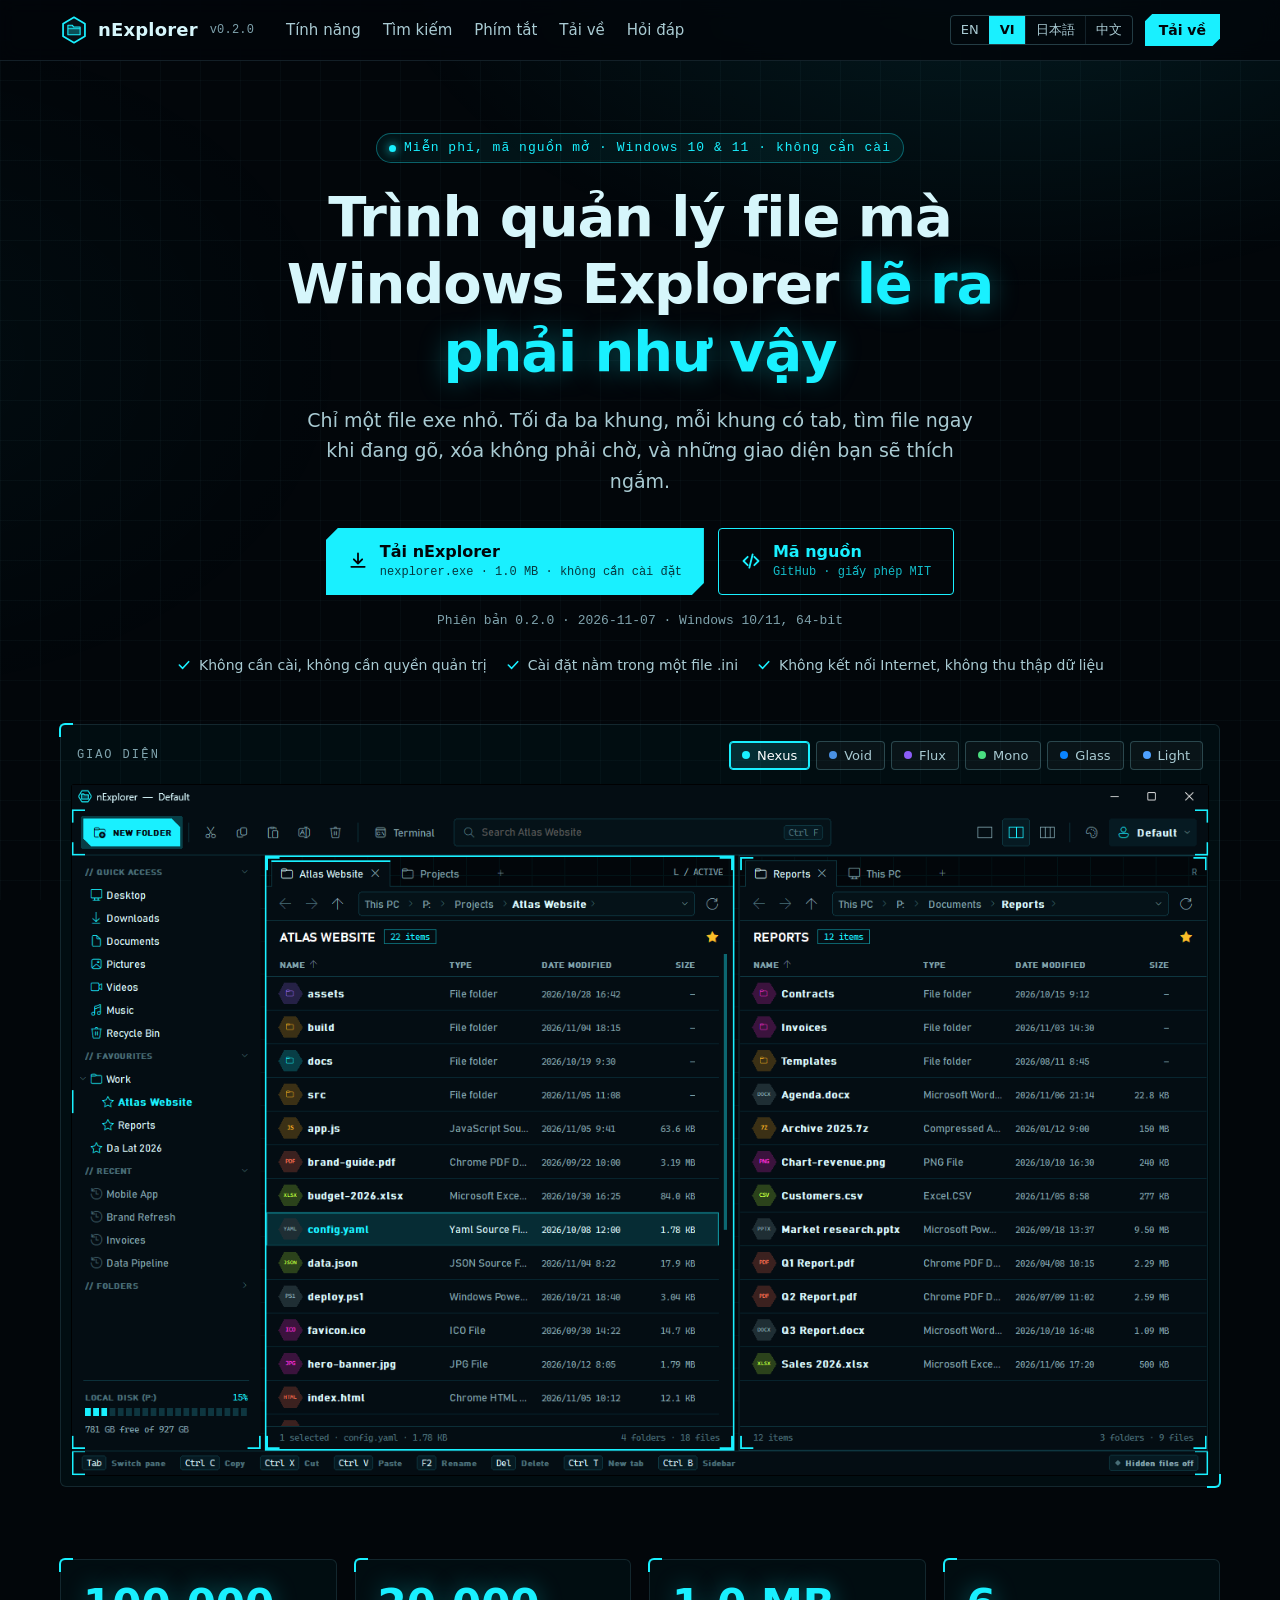
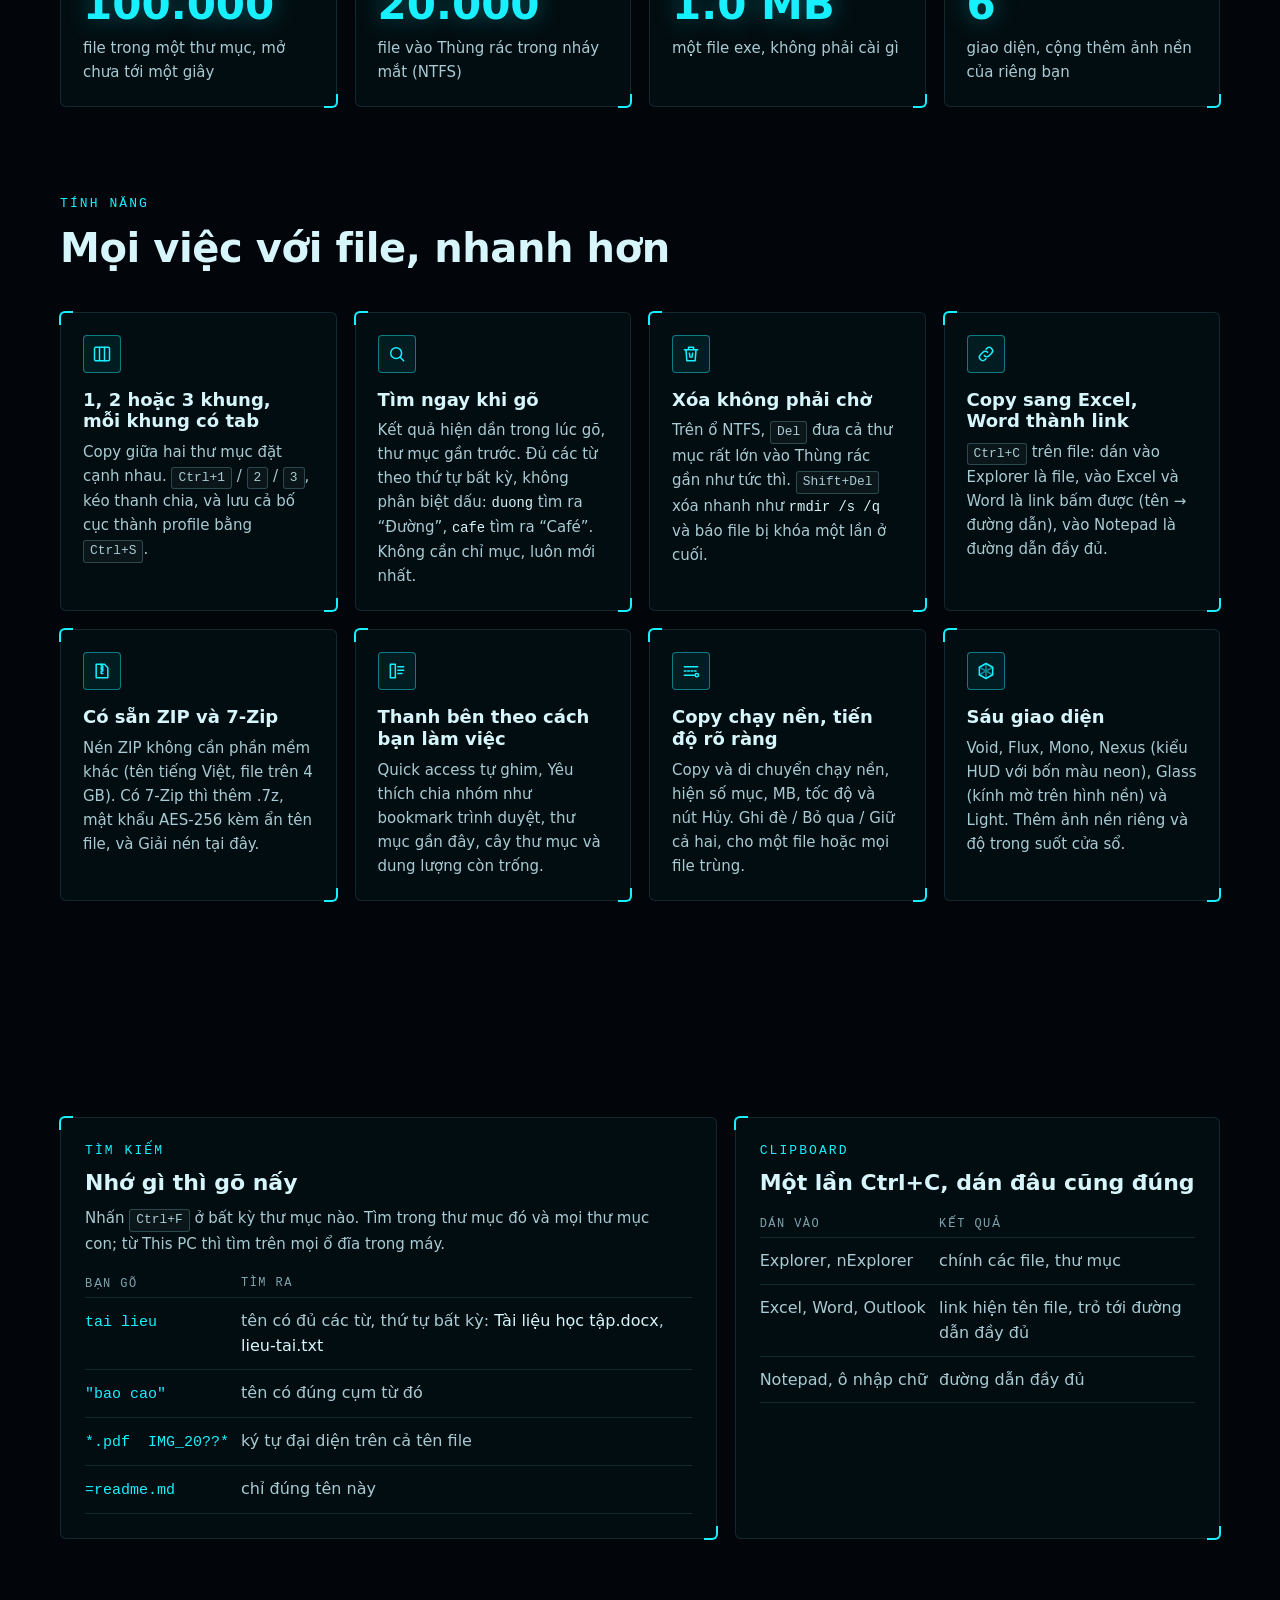
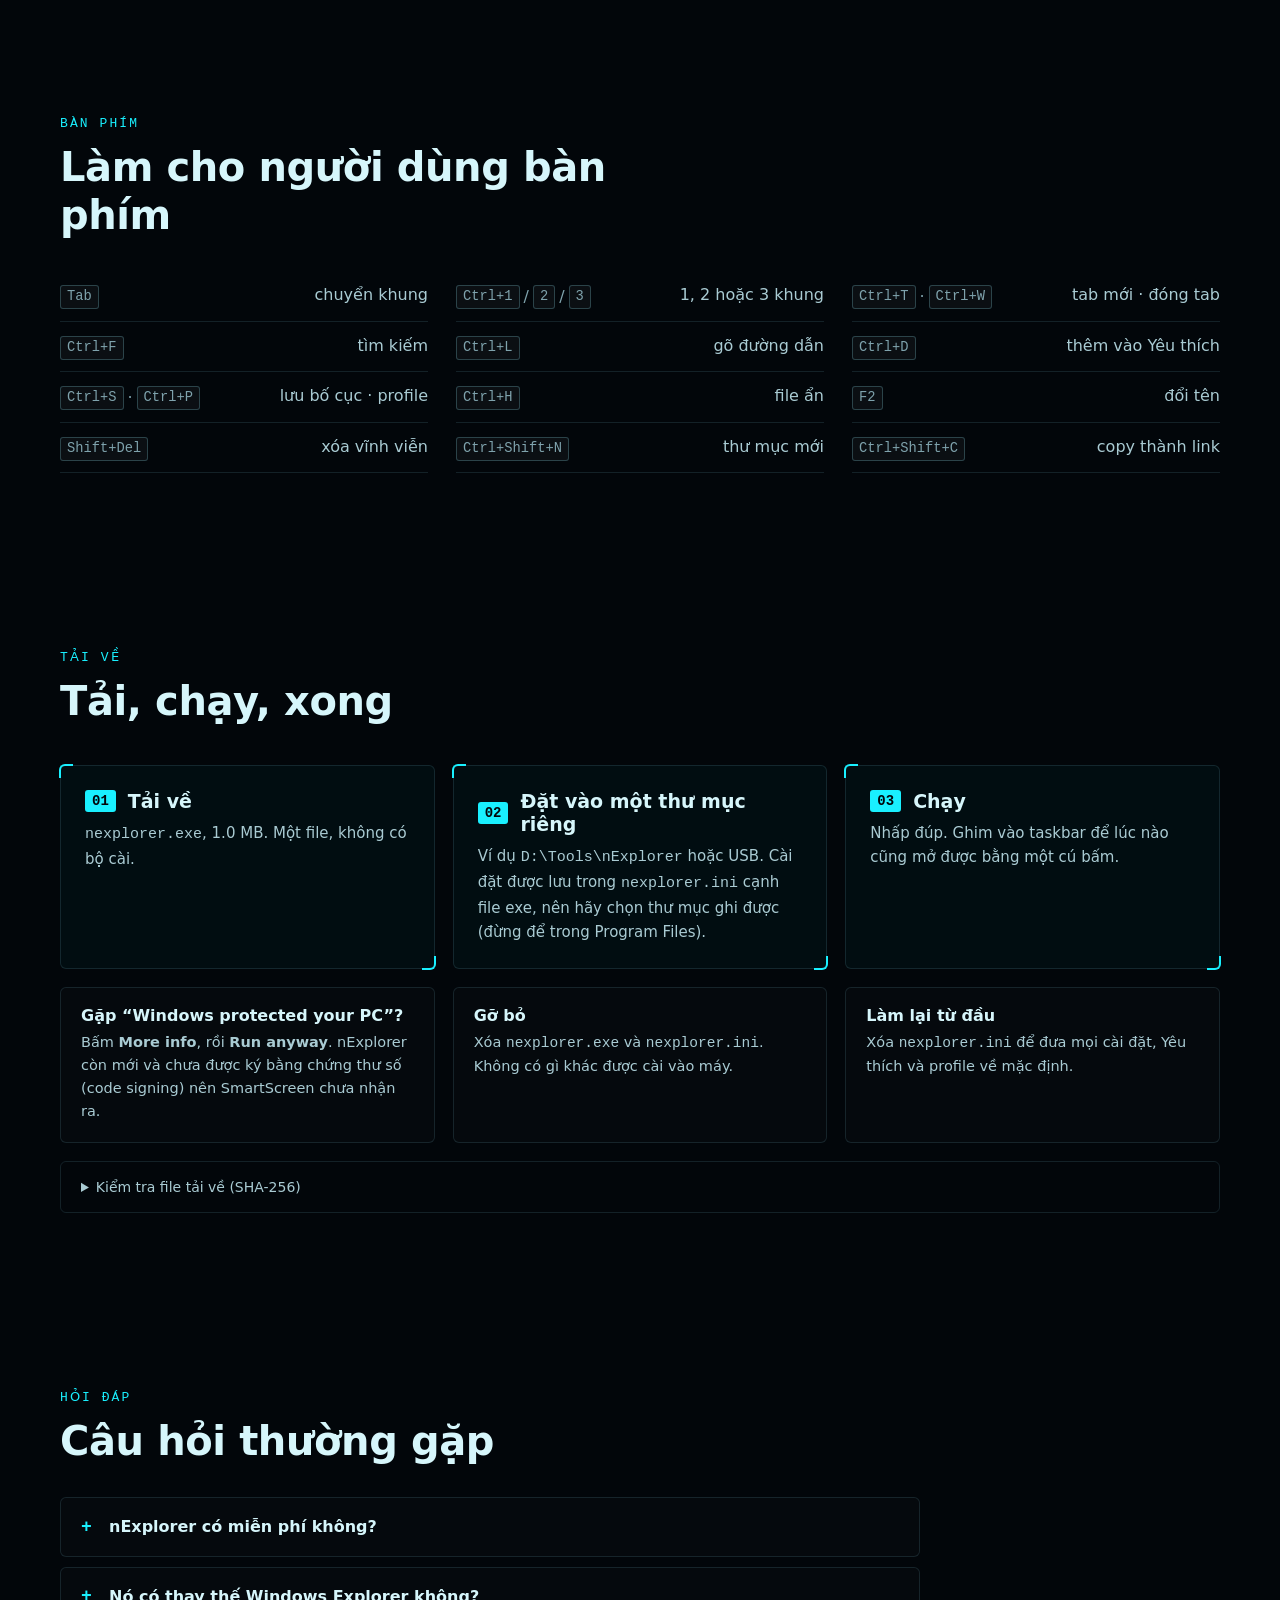
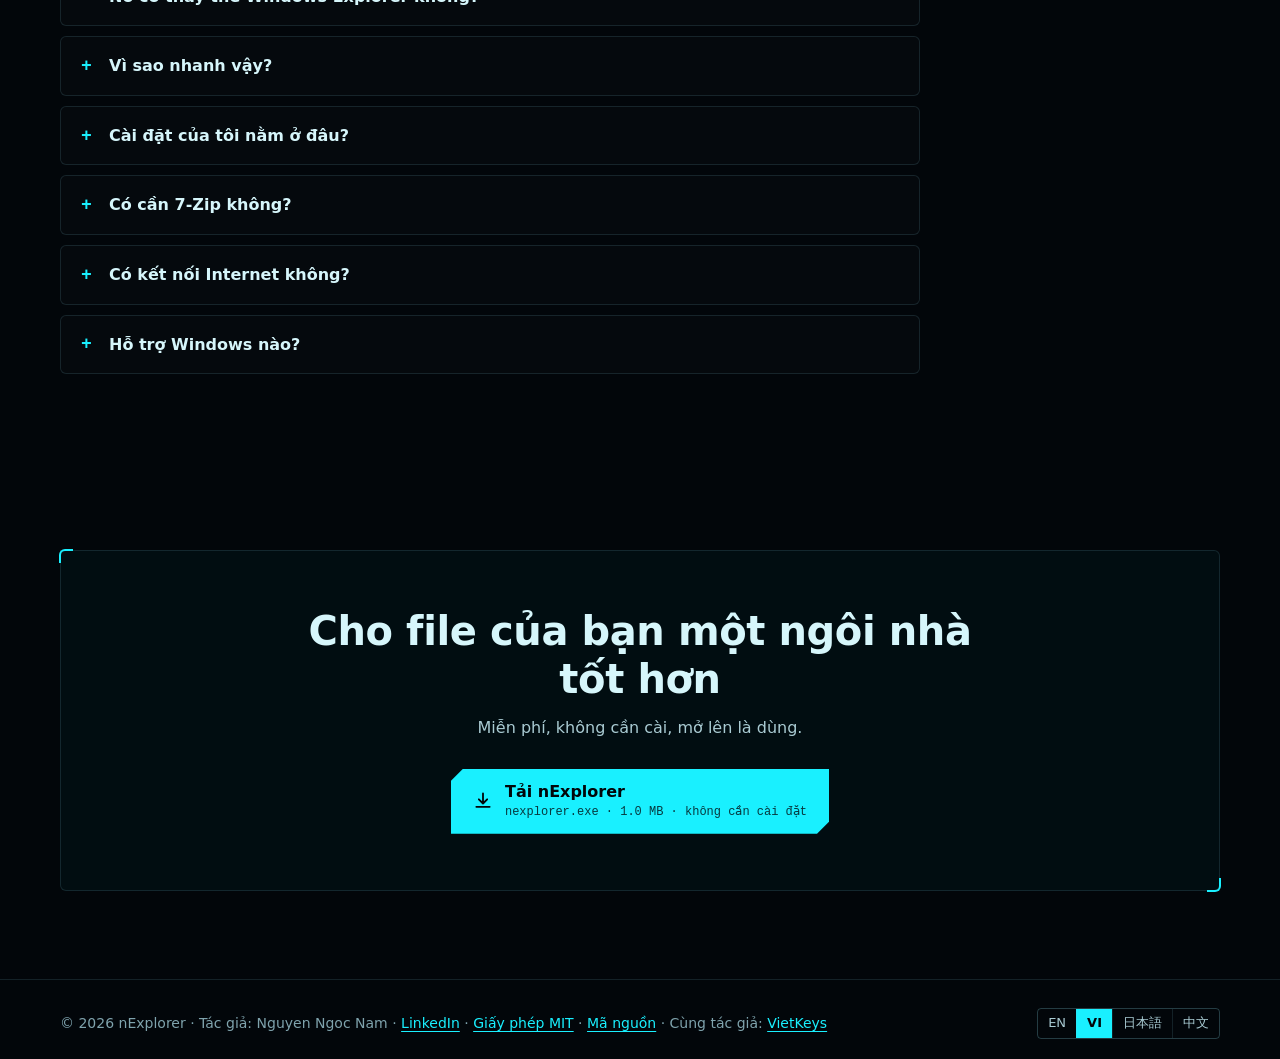
<file: 01_folder/site/public/vi/index.html>
<!doctype html>
<html lang="vi">
<head>
<meta charset="utf-8">
<meta name="viewport" content="width=device-width, initial-scale=1">
<title>nExplorer — trình quản lý file nhanh cho Windows</title>
<meta name="description" content="nExplorer là trình quản lý file miễn phí, nhẹ cho Windows 10 và 11: một file exe nhỏ, tối đa 3 khung có tab, tìm kiếm tức thì, xóa gần như ngay lập tức, copy thông minh sang Excel và Word, nén ZIP sẵn có và 6 giao diện.">
<link rel="canonical" href="https://nexplorer.vietkeys.com/vi/">
<link rel="alternate" hreflang="en" href="https://nexplorer.vietkeys.com/">
<link rel="alternate" hreflang="vi" href="https://nexplorer.vietkeys.com/vi/">
<link rel="alternate" hreflang="ja" href="https://nexplorer.vietkeys.com/ja/">
<link rel="alternate" hreflang="zh-Hans" href="https://nexplorer.vietkeys.com/zh/">
<link rel="alternate" hreflang="x-default" href="https://nexplorer.vietkeys.com/">
<meta name="theme-color" content="#02060a">
<link rel="icon" href="../favicon.ico" sizes="any">
<link rel="icon" href="../icon.svg" type="image/svg+xml">
<meta property="og:type" content="website">
<meta property="og:site_name" content="nExplorer">
<meta property="og:title" content="nExplorer — trình quản lý file nhanh cho Windows">
<meta property="og:description" content="nExplorer là trình quản lý file miễn phí, nhẹ cho Windows 10 và 11: một file exe nhỏ, tối đa 3 khung có tab, tìm kiếm tức thì, xóa gần như ngay lập tức, copy thông minh sang Excel và Word, nén ZIP sẵn có và 6 giao diện.">
<meta property="og:url" content="https://nexplorer.vietkeys.com/vi/">
<meta property="og:image" content="https://nexplorer.vietkeys.com/og.png">
<meta property="og:image:width" content="1200">
<meta property="og:image:height" content="630">
<meta property="og:locale" content="vi_VN">
<meta name="twitter:card" content="summary_large_image">
<link rel="stylesheet" href="../assets/style.css?v=fa06690f56">
<script src="../assets/app.js?v=c8efb5a3a5" defer></script>
<script type="application/ld+json">{"@context":"https://schema.org","@type":"SoftwareApplication","name":"nExplorer","description":"nExplorer là trình quản lý file miễn phí, nhẹ cho Windows 10 và 11: một file exe nhỏ, tối đa 3 khung có tab, tìm kiếm tức thì, xóa gần như ngay lập tức, copy thông minh sang Excel và Word, nén ZIP sẵn có và 6 giao diện.","operatingSystem":"Windows 10, Windows 11","applicationCategory":"UtilitiesApplication","softwareVersion":"0.2.0","datePublished":"2026-11-07","fileSize":"1.0 MB","downloadUrl":"https://nexplorer.vietkeys.com/download/nexplorer.exe","url":"https://nexplorer.vietkeys.com/vi/","offers":{"@type":"Offer","price":"0","priceCurrency":"USD"},"license":"https://opensource.org/licenses/MIT","sameAs":["https://github.com/mlightvn/ntools"],"author":{"@type":"Person","name":"Nguyen Ngoc Nam","url":"https://www.linkedin.com/in/nguyenngocnam/"},"image":"https://nexplorer.vietkeys.com/og.png"}</script>
</head>
<body>
<a class="skip" href="#main">Bỏ qua, đến nội dung</a>
<header class="top">
  <div class="wrap">
    <a class="brand" href="../vi/" aria-label="nExplorer" style="color:var(--text)"><span style="color:var(--accent);display:flex"><svg viewBox="0 0 64 64" aria-hidden="true"><path d="M32 3 57 17.5v29L32 61 7 46.5v-29Z" fill="#061016" stroke="currentColor" stroke-width="4" stroke-linejoin="round"/><path d="M18 21h10l3 4h15v18H18Z" fill="currentColor" fill-opacity=".28" stroke="currentColor" stroke-width="2.5" stroke-linejoin="round"/><path d="M18 29h28" stroke="currentColor" stroke-width="2"/></svg></span>nExplorer<small>v0.2.0</small></a>
    <nav class="nav" aria-label="nExplorer">
      <a href="#features">Tính năng</a>
      <a href="#search">Tìm kiếm</a>
      <a href="#keys">Phím tắt</a>
      <a href="#install">Tải về</a>
      <a href="#faq">Hỏi đáp</a>
    </nav>
    <div class="top-end">
      <nav class="langs" aria-label="Ngôn ngữ"><a href="../" hreflang="en" lang="en" data-lang="en">EN</a><a href="../vi/" hreflang="vi" lang="vi" data-lang="vi" aria-current="true">VI</a><a href="../ja/" hreflang="ja" lang="ja" data-lang="ja">日本語</a><a href="../zh/" hreflang="zh-Hans" lang="zh-Hans" data-lang="zh">中文</a></nav>
      <a class="btn small" href="../download/nexplorer.exe" download>Tải về</a>
    </div>
  </div>
</header>

<main id="main">
<section class="hero" id="download">
  <div class="wrap center">
    <span class="eyebrow">Miễn phí, mã nguồn mở · Windows 10 &amp; 11 · không cần cài</span>
    <h1>Trình quản lý file mà Windows Explorer <em>lẽ ra phải như vậy</em></h1>
    <p class="lead">Chỉ một file exe nhỏ. Tối đa ba khung, mỗi khung có tab, tìm file ngay khi đang gõ, xóa không phải chờ, và những giao diện bạn sẽ thích ngắm.</p>
    <div class="ctas"><a class="btn" href="../download/nexplorer.exe" download><svg viewBox="0 0 24 24" fill="none" stroke="currentColor" stroke-width="2.2" stroke-linecap="round" stroke-linejoin="round" aria-hidden="true"><path d="M12 3v12m0 0-5-5m5 5 5-5M4 19h16"/></svg><span class="two">Tải nExplorer<span class="btn-sub">nexplorer.exe · 1.0 MB · không cần cài đặt</span></span></a><a class="btn ghost" href="https://github.com/mlightvn/ntools" rel="noopener"><svg viewBox="0 0 24 24" fill="none" stroke="currentColor" stroke-width="2.2" stroke-linecap="round" stroke-linejoin="round" aria-hidden="true"><path d="m8 7-5 5 5 5M16 7l5 5-5 5M14 4l-4 16"/></svg><span class="two">Mã nguồn<span class="btn-sub">GitHub · giấy phép MIT</span></span></a></div>
    <p class="meta">Phiên bản 0.2.0 · 2026-11-07 · Windows 10/11, 64-bit</p>
    <ul class="trust"><li><svg viewBox="0 0 24 24" fill="none" stroke="currentColor" stroke-width="2.4" stroke-linecap="round" stroke-linejoin="round" aria-hidden="true"><path d="m5 12 5 5 9-10"/></svg>Không cần cài, không cần quyền quản trị</li><li><svg viewBox="0 0 24 24" fill="none" stroke="currentColor" stroke-width="2.4" stroke-linecap="round" stroke-linejoin="round" aria-hidden="true"><path d="m5 12 5 5 9-10"/></svg>Cài đặt nằm trong một file .ini</li><li><svg viewBox="0 0 24 24" fill="none" stroke="currentColor" stroke-width="2.4" stroke-linecap="round" stroke-linejoin="round" aria-hidden="true"><path d="m5 12 5 5 9-10"/></svg>Không kết nối Internet, không thu thập dữ liệu</li></ul>
    <div class="panel showcase" data-showcase>
      <div class="showcase-bar">
        <span class="label">Giao diện</span>
        <div class="seg" role="group" aria-label="Giao diện">
          <button type="button" data-theme="nexus" data-accent="#19f0ff" aria-pressed="true"><span class="dot" style="background:#19f0ff"></span>Nexus</button>
          <button type="button" data-theme="void" data-accent="#4a90e2" aria-pressed="false"><span class="dot" style="background:#4a90e2"></span>Void</button>
          <button type="button" data-theme="flux" data-accent="#8b5cf6" aria-pressed="false"><span class="dot" style="background:#8b5cf6"></span>Flux</button>
          <button type="button" data-theme="mono" data-accent="#4ade80" aria-pressed="false"><span class="dot" style="background:#4ade80"></span>Mono</button>
          <button type="button" data-theme="glass" data-accent="#0a84ff" aria-pressed="false"><span class="dot" style="background:#0a84ff"></span>Glass</button>
          <button type="button" data-theme="light" data-accent="#4ea1ff" aria-pressed="false"><span class="dot" style="background:#4ea1ff"></span>Light</button>
        </div>
      </div>
      <div class="frame">
        <img data-shot="nexus" src="../img/shot-nexus.png" width="1386" height="843" alt="nExplorer với giao diện Nexus: thanh bên, hai khung có tab, thanh công cụ và thanh trạng thái" class="on" fetchpriority="high" decoding="async">
        <img data-shot="void" src="../img/shot-void.png" width="1386" height="843" alt="nExplorer với giao diện Void: thanh bên, hai khung có tab, thanh công cụ và thanh trạng thái" loading="lazy" decoding="async">
        <img data-shot="flux" src="../img/shot-flux.png" width="1386" height="843" alt="nExplorer với giao diện Flux: thanh bên, hai khung có tab, thanh công cụ và thanh trạng thái" loading="lazy" decoding="async">
        <img data-shot="mono" src="../img/shot-mono.png" width="1386" height="843" alt="nExplorer với giao diện Mono: thanh bên, hai khung có tab, thanh công cụ và thanh trạng thái" loading="lazy" decoding="async">
        <img data-shot="glass" src="../img/shot-glass.png" width="1386" height="843" alt="nExplorer với giao diện Glass: thanh bên, hai khung có tab, thanh công cụ và thanh trạng thái" loading="lazy" decoding="async">
        <img data-shot="light" src="../img/shot-light.png" width="1386" height="843" alt="nExplorer với giao diện Light: thanh bên, hai khung có tab, thanh công cụ và thanh trạng thái" loading="lazy" decoding="async">
      </div>
    </div>
  </div>
</section>

<section class="stats" aria-label="nExplorer">
  <div class="wrap">
    <div class="panel stat"><b>100.000</b><span>file trong một thư mục, mở chưa tới một giây</span></div>
    <div class="panel stat"><b>20.000</b><span>file vào Thùng rác trong nháy mắt (NTFS)</span></div>
    <div class="panel stat"><b>1.0 MB</b><span>một file exe, không phải cài gì</span></div>
    <div class="panel stat"><b>6</b><span>giao diện, cộng thêm ảnh nền của riêng bạn</span></div>
  </div>
</section>

<section id="features">
  <div class="wrap">
    <p class="kicker">Tính năng</p>
    <h2>Mọi việc với file, nhanh hơn</h2>
    <div class="grid">
      <article class="panel feature"><div class="ico"><svg viewBox="0 0 24 24" fill="none" stroke="currentColor" stroke-width="1.8" stroke-linecap="round" stroke-linejoin="round" aria-hidden="true"><rect x="3" y="4" width="18" height="16" rx="1.5"/><path d="M9 4v16M15 4v16"/></svg></div><h3>1, 2 hoặc 3 khung, mỗi khung có tab</h3><p>Copy giữa hai thư mục đặt cạnh nhau. <kbd>Ctrl+1</kbd> / <kbd>2</kbd> / <kbd>3</kbd>, kéo thanh chia, và lưu cả bố cục thành profile bằng <kbd>Ctrl+S</kbd>.</p></article>
      <article class="panel feature"><div class="ico"><svg viewBox="0 0 24 24" fill="none" stroke="currentColor" stroke-width="1.8" stroke-linecap="round" stroke-linejoin="round" aria-hidden="true"><circle cx="11" cy="11" r="6.5"/><path d="m20 20-4.2-4.2"/></svg></div><h3>Tìm ngay khi gõ</h3><p>Kết quả hiện dần trong lúc gõ, thư mục gần trước. Đủ các từ theo thứ tự bất kỳ, không phân biệt dấu: <code>duong</code> tìm ra “Đường”, <code>cafe</code> tìm ra “Café”. Không cần chỉ mục, luôn mới nhất.</p></article>
      <article class="panel feature"><div class="ico"><svg viewBox="0 0 24 24" fill="none" stroke="currentColor" stroke-width="1.8" stroke-linecap="round" stroke-linejoin="round" aria-hidden="true"><path d="M4 7h16M9 7V4h6v3M6 7l1 13h10l1-13"/><path d="m10 11 1 5m3-5-1 5"/></svg></div><h3>Xóa không phải chờ</h3><p>Trên ổ NTFS, <kbd>Del</kbd> đưa cả thư mục rất lớn vào Thùng rác gần như tức thì. <kbd>Shift+Del</kbd> xóa nhanh như <code>rmdir /s /q</code> và báo file bị khóa một lần ở cuối.</p></article>
      <article class="panel feature"><div class="ico"><svg viewBox="0 0 24 24" fill="none" stroke="currentColor" stroke-width="1.8" stroke-linecap="round" stroke-linejoin="round" aria-hidden="true"><path d="M10 14a4 4 0 0 0 5.7 0l3-3a4 4 0 0 0-5.7-5.7l-1 1"/><path d="M14 10a4 4 0 0 0-5.7 0l-3 3a4 4 0 0 0 5.7 5.7l1-1"/></svg></div><h3>Copy sang Excel, Word thành link</h3><p><kbd>Ctrl+C</kbd> trên file: dán vào Explorer là file, vào Excel và Word là link bấm được (tên → đường dẫn), vào Notepad là đường dẫn đầy đủ.</p></article>
      <article class="panel feature"><div class="ico"><svg viewBox="0 0 24 24" fill="none" stroke="currentColor" stroke-width="1.8" stroke-linecap="round" stroke-linejoin="round" aria-hidden="true"><path d="M5 4h10l4 4v12H5Z"/><path d="M11 4v2h2v2h-2v2h2v2h-2v3h2"/></svg></div><h3>Có sẵn ZIP và 7-Zip</h3><p>Nén ZIP không cần phần mềm khác (tên tiếng Việt, file trên 4 GB). Có 7-Zip thì thêm .7z, mật khẩu AES-256 kèm ẩn tên file, và Giải nén tại đây.</p></article>
      <article class="panel feature"><div class="ico"><svg viewBox="0 0 24 24" fill="none" stroke="currentColor" stroke-width="1.8" stroke-linecap="round" stroke-linejoin="round" aria-hidden="true"><path d="M4 4h6v16H4Z"/><path d="M13 7h7M13 11h7M13 15h5"/></svg></div><h3>Thanh bên theo cách bạn làm việc</h3><p>Quick access tự ghim, Yêu thích chia nhóm như bookmark trình duyệt, thư mục gần đây, cây thư mục và dung lượng còn trống.</p></article>
      <article class="panel feature"><div class="ico"><svg viewBox="0 0 24 24" fill="none" stroke="currentColor" stroke-width="1.8" stroke-linecap="round" stroke-linejoin="round" aria-hidden="true"><path d="M4 17h12M4 7h16"/><path d="M4 12h16" stroke-dasharray="2 2"/><circle cx="19" cy="17" r="2"/></svg></div><h3>Copy chạy nền, tiến độ rõ ràng</h3><p>Copy và di chuyển chạy nền, hiện số mục, MB, tốc độ và nút Hủy. Ghi đè / Bỏ qua / Giữ cả hai, cho một file hoặc mọi file trùng.</p></article>
      <article class="panel feature"><div class="ico"><svg viewBox="0 0 24 24" fill="none" stroke="currentColor" stroke-width="1.8" stroke-linecap="round" stroke-linejoin="round" aria-hidden="true"><path d="M12 3 20 7.5v9L12 21l-8-4.5v-9Z"/><path d="M12 3v18M4 7.5l16 9M20 7.5l-16 9" opacity=".5"/></svg></div><h3>Sáu giao diện</h3><p>Void, Flux, Mono, Nexus (kiểu HUD với bốn màu neon), Glass (kính mờ trên hình nền) và Light. Thêm ảnh nền riêng và độ trong suốt cửa sổ.</p></article>
    </div>
  </div>
</section>

<section id="search">
  <div class="wrap">
    <div class="tables">
      <div class="panel">
        <p class="kicker">Tìm kiếm</p>
        <h3>Nhớ gì thì gõ nấy</h3>
        <p class="section-lead">Nhấn <kbd>Ctrl+F</kbd> ở bất kỳ thư mục nào. Tìm trong thư mục đó và mọi thư mục con; từ This PC thì tìm trên mọi ổ đĩa trong máy.</p>
        <table><thead><tr><th scope="col">Bạn gõ</th><th scope="col">Tìm ra</th></tr></thead>
        <tbody><tr><td><code>tai lieu</code></td><td>tên có đủ các từ, thứ tự bất kỳ: <i>Tài liệu học tập.docx</i>, <i>lieu-tai.txt</i></td></tr><tr><td><code>&quot;bao cao&quot;</code></td><td>tên có đúng cụm từ đó</td></tr><tr><td><code>*.pdf  IMG_20??*</code></td><td>ký tự đại diện trên cả tên file</td></tr><tr><td><code>=readme.md</code></td><td>chỉ đúng tên này</td></tr></tbody></table>
      </div>
      <div class="panel">
        <p class="kicker">Clipboard</p>
        <h3>Một lần Ctrl+C, dán đâu cũng đúng</h3>
        <table><thead><tr><th scope="col">Dán vào</th><th scope="col">Kết quả</th></tr></thead>
        <tbody><tr><td>Explorer, nExplorer</td><td>chính các file, thư mục</td></tr><tr><td>Excel, Word, Outlook</td><td>link hiện tên file, trỏ tới đường dẫn đầy đủ</td></tr><tr><td>Notepad, ô nhập chữ</td><td>đường dẫn đầy đủ</td></tr></tbody></table>
      </div>
    </div>
  </div>
</section>

<section id="keys">
  <div class="wrap">
    <p class="kicker">Bàn phím</p>
    <h2>Làm cho người dùng bàn phím</h2>
    <div class="keys-grid">
      <div><b class="k"><kbd>Tab</kbd></b><span>chuyển khung</span></div>
      <div><b class="k"><kbd>Ctrl+1</kbd> / <kbd>2</kbd> / <kbd>3</kbd></b><span>1, 2 hoặc 3 khung</span></div>
      <div><b class="k"><kbd>Ctrl+T</kbd> · <kbd>Ctrl+W</kbd></b><span>tab mới · đóng tab</span></div>
      <div><b class="k"><kbd>Ctrl+F</kbd></b><span>tìm kiếm</span></div>
      <div><b class="k"><kbd>Ctrl+L</kbd></b><span>gõ đường dẫn</span></div>
      <div><b class="k"><kbd>Ctrl+D</kbd></b><span>thêm vào Yêu thích</span></div>
      <div><b class="k"><kbd>Ctrl+S</kbd> · <kbd>Ctrl+P</kbd></b><span>lưu bố cục · profile</span></div>
      <div><b class="k"><kbd>Ctrl+H</kbd></b><span>file ẩn</span></div>
      <div><b class="k"><kbd>F2</kbd></b><span>đổi tên</span></div>
      <div><b class="k"><kbd>Shift+Del</kbd></b><span>xóa vĩnh viễn</span></div>
      <div><b class="k"><kbd>Ctrl+Shift+N</kbd></b><span>thư mục mới</span></div>
      <div><b class="k"><kbd>Ctrl+Shift+C</kbd></b><span>copy thành link</span></div>
    </div>
  </div>
</section>

<section id="install">
  <div class="wrap">
    <p class="kicker">Tải về</p>
    <h2>Tải, chạy, xong</h2>
    <ol class="steps">
      <li><div class="panel"><h3>Tải về</h3><p><code>nexplorer.exe</code>, 1.0 MB. Một file, không có bộ cài.</p></div></li>
      <li><div class="panel"><h3>Đặt vào một thư mục riêng</h3><p>Ví dụ <code>D:\Tools\nExplorer</code> hoặc USB. Cài đặt được lưu trong <code>nexplorer.ini</code> cạnh file exe, nên hãy chọn thư mục ghi được (đừng để trong Program Files).</p></div></li>
      <li><div class="panel"><h3>Chạy</h3><p>Nhấp đúp. Ghim vào taskbar để lúc nào cũng mở được bằng một cú bấm.</p></div></li>
    </ol>
    <div class="notes">
      <div class="note-card"><h3>Gặp “Windows protected your PC”?</h3><p>Bấm <b>More info</b>, rồi <b>Run anyway</b>. nExplorer còn mới và chưa được ký bằng chứng thư số (code signing) nên SmartScreen chưa nhận ra.</p></div>
      <div class="note-card"><h3>Gỡ bỏ</h3><p>Xóa <code>nexplorer.exe</code> và <code>nexplorer.ini</code>. Không có gì khác được cài vào máy.</p></div>
      <div class="note-card"><h3>Làm lại từ đầu</h3><p>Xóa <code>nexplorer.ini</code> để đưa mọi cài đặt, Yêu thích và profile về mặc định.</p></div>
    </div>
    <details class="sums">
      <summary>Kiểm tra file tải về (SHA-256)</summary>
      <pre>3fbd1f8e7e28d2ff86a0f0498889133e4039347f9a2aab95132524eec0e28cb0  nexplorer.exe</pre>
    </details>
  </div>
</section>

<section id="faq">
  <div class="wrap">
    <p class="kicker">Hỏi đáp</p>
    <h2>Câu hỏi thường gặp</h2>
    <div class="faq">
      <details><summary>nExplorer có miễn phí không?</summary><p>Có, miễn phí và mã nguồn mở theo giấy phép MIT. Dùng trên bao nhiêu máy tùy thích; mã nguồn có trên <a href="https://github.com/mlightvn/ntools">GitHub</a>.</p></details>
      <details><summary>Nó có thay thế Windows Explorer không?</summary><p>Nó chạy song song: Explorer, desktop và taskbar vẫn như cũ. Dùng nExplorer cho việc quản lý file, còn lại vẫn dùng Explorer.</p></details>
      <details><summary>Vì sao nhanh vậy?</summary><p>Thư mục được đọc ở luồng nền, và bỏ qua những thứ làm Explorer chậm: không shell extension, không ảnh thu nhỏ, không chỉ mục tìm kiếm.</p></details>
      <details><summary>Cài đặt của tôi nằm ở đâu?</summary><p>Trong <code>nexplorer.ini</code> cạnh file exe: Yêu thích, Quick access, profile, giao diện và bố cục cửa sổ. Chép cả hai file là mang được thiết lập sang máy khác.</p></details>
      <details><summary>Có cần 7-Zip không?</summary><p>Không. ZIP có sẵn, và khi không có 7-Zip thì giải nén bằng tar.exe đi kèm Windows. Có 7-Zip thì dùng thêm được .7z, mật khẩu và nhiều định dạng khác.</p></details>
      <details><summary>Có kết nối Internet không?</summary><p>Không. nExplorer không có mã kết nối mạng: không thu thập dữ liệu, không tự kiểm tra cập nhật, không quảng cáo. Chỉ khi bạn mở thư mục chia sẻ trong mạng LAN thì Windows dùng tính năng chia sẻ file của nó.</p></details>
      <details><summary>Hỗ trợ Windows nào?</summary><p>Windows 10 (bản 1607 trở lên) và Windows 11, 64-bit. Không cần quyền quản trị.</p></details>
    </div>
  </div>
</section>

<section>
  <div class="wrap">
    <div class="panel final">
      <h2>Cho file của bạn một ngôi nhà tốt hơn</h2>
      <p>Miễn phí, không cần cài, mở lên là dùng.</p>
      <div class="ctas"><a class="btn" href="../download/nexplorer.exe" download><svg viewBox="0 0 24 24" fill="none" stroke="currentColor" stroke-width="2.2" stroke-linecap="round" stroke-linejoin="round" aria-hidden="true"><path d="M12 3v12m0 0-5-5m5 5 5-5M4 19h16"/></svg><span class="two">Tải nExplorer<span class="btn-sub">nexplorer.exe · 1.0 MB · không cần cài đặt</span></span></a></div>
    </div>
  </div>
</section>
</main>

<footer>
  <div class="wrap">
    <p>© 2026 nExplorer · Tác giả: Nguyen Ngoc Nam · <a href="https://www.linkedin.com/in/nguyenngocnam/" rel="author">LinkedIn</a> · <a href="https://github.com/mlightvn/ntools/blob/main/LICENSE" rel="license">Giấy phép MIT</a> · <a href="https://github.com/mlightvn/ntools">Mã nguồn</a> · Cùng tác giả: <a href="https://vietkeys.com/vi/">VietKeys</a></p>
    <nav class="langs" aria-label="Ngôn ngữ"><a href="../" hreflang="en" lang="en" data-lang="en">EN</a><a href="../vi/" hreflang="vi" lang="vi" data-lang="vi" aria-current="true">VI</a><a href="../ja/" hreflang="ja" lang="ja" data-lang="ja">日本語</a><a href="../zh/" hreflang="zh-Hans" lang="zh-Hans" data-lang="zh">中文</a></nav>
  </div>
</footer>
</body>
</html>
</file>
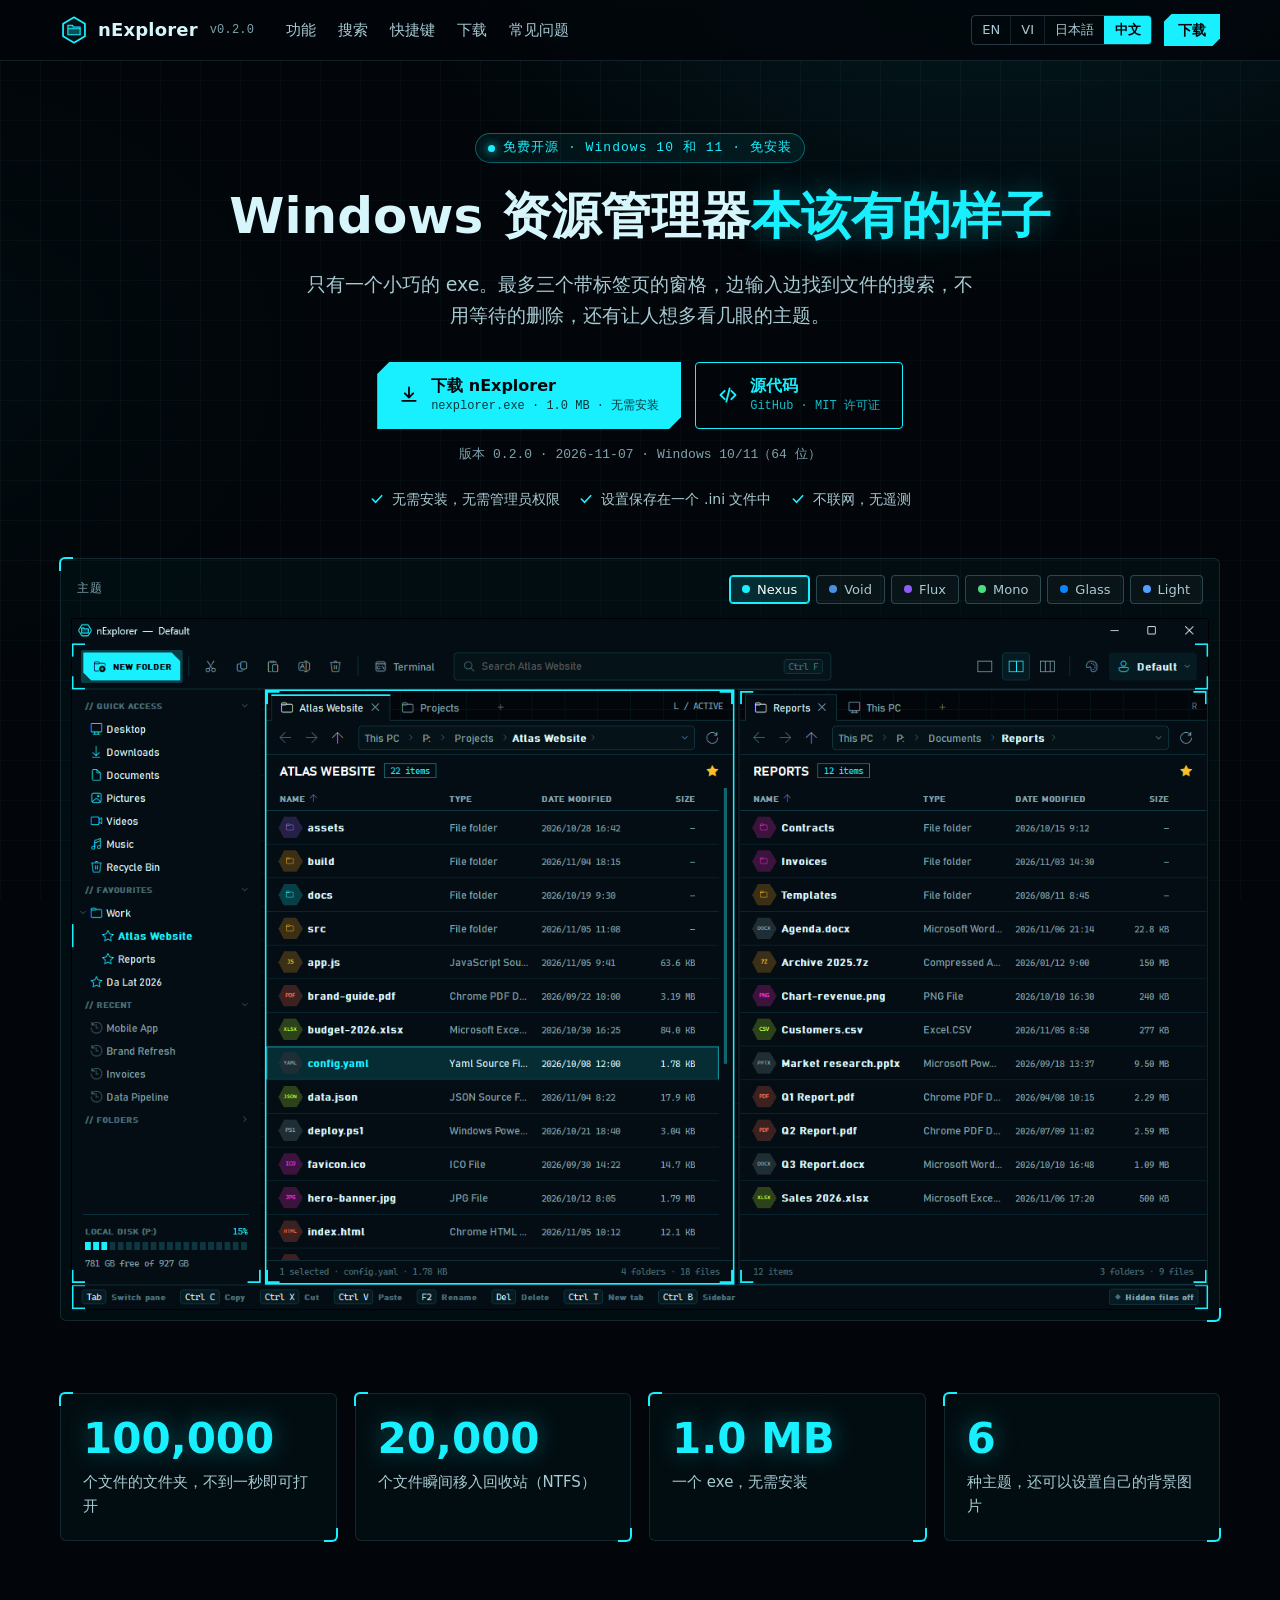
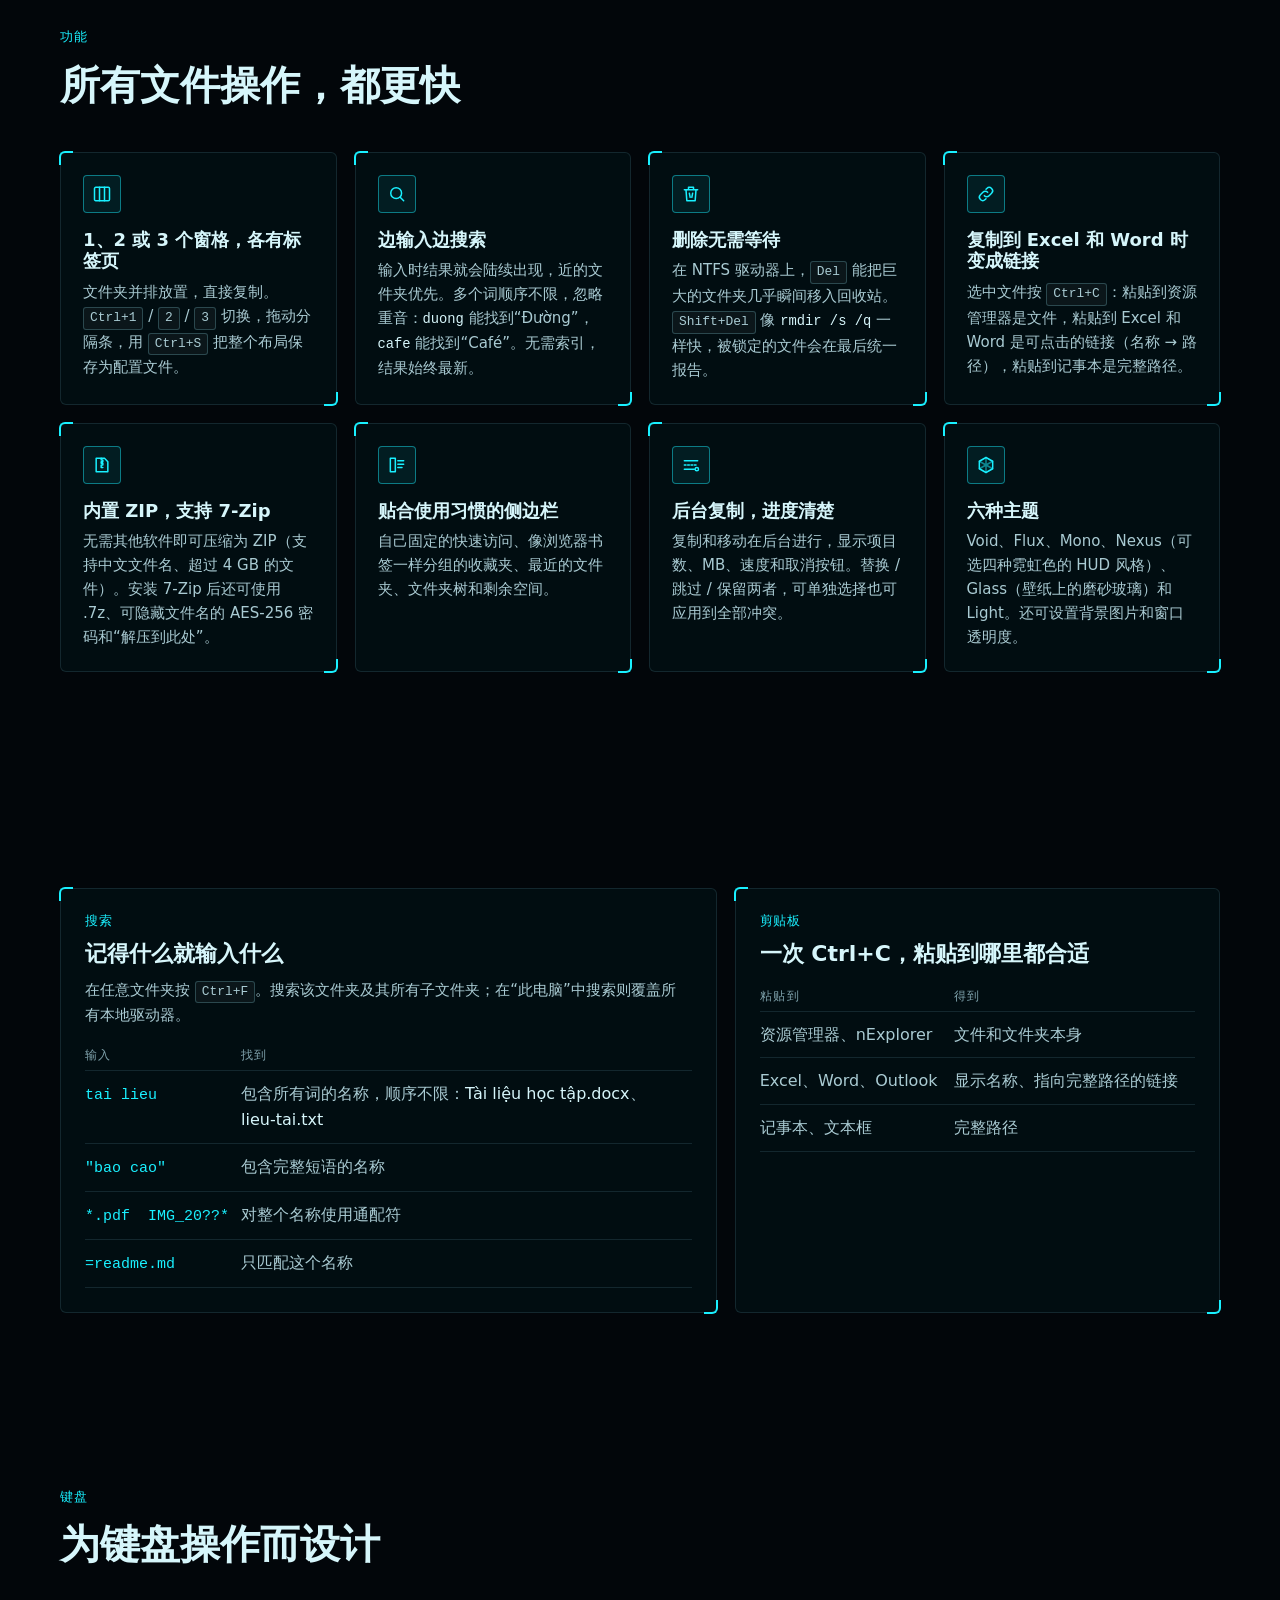
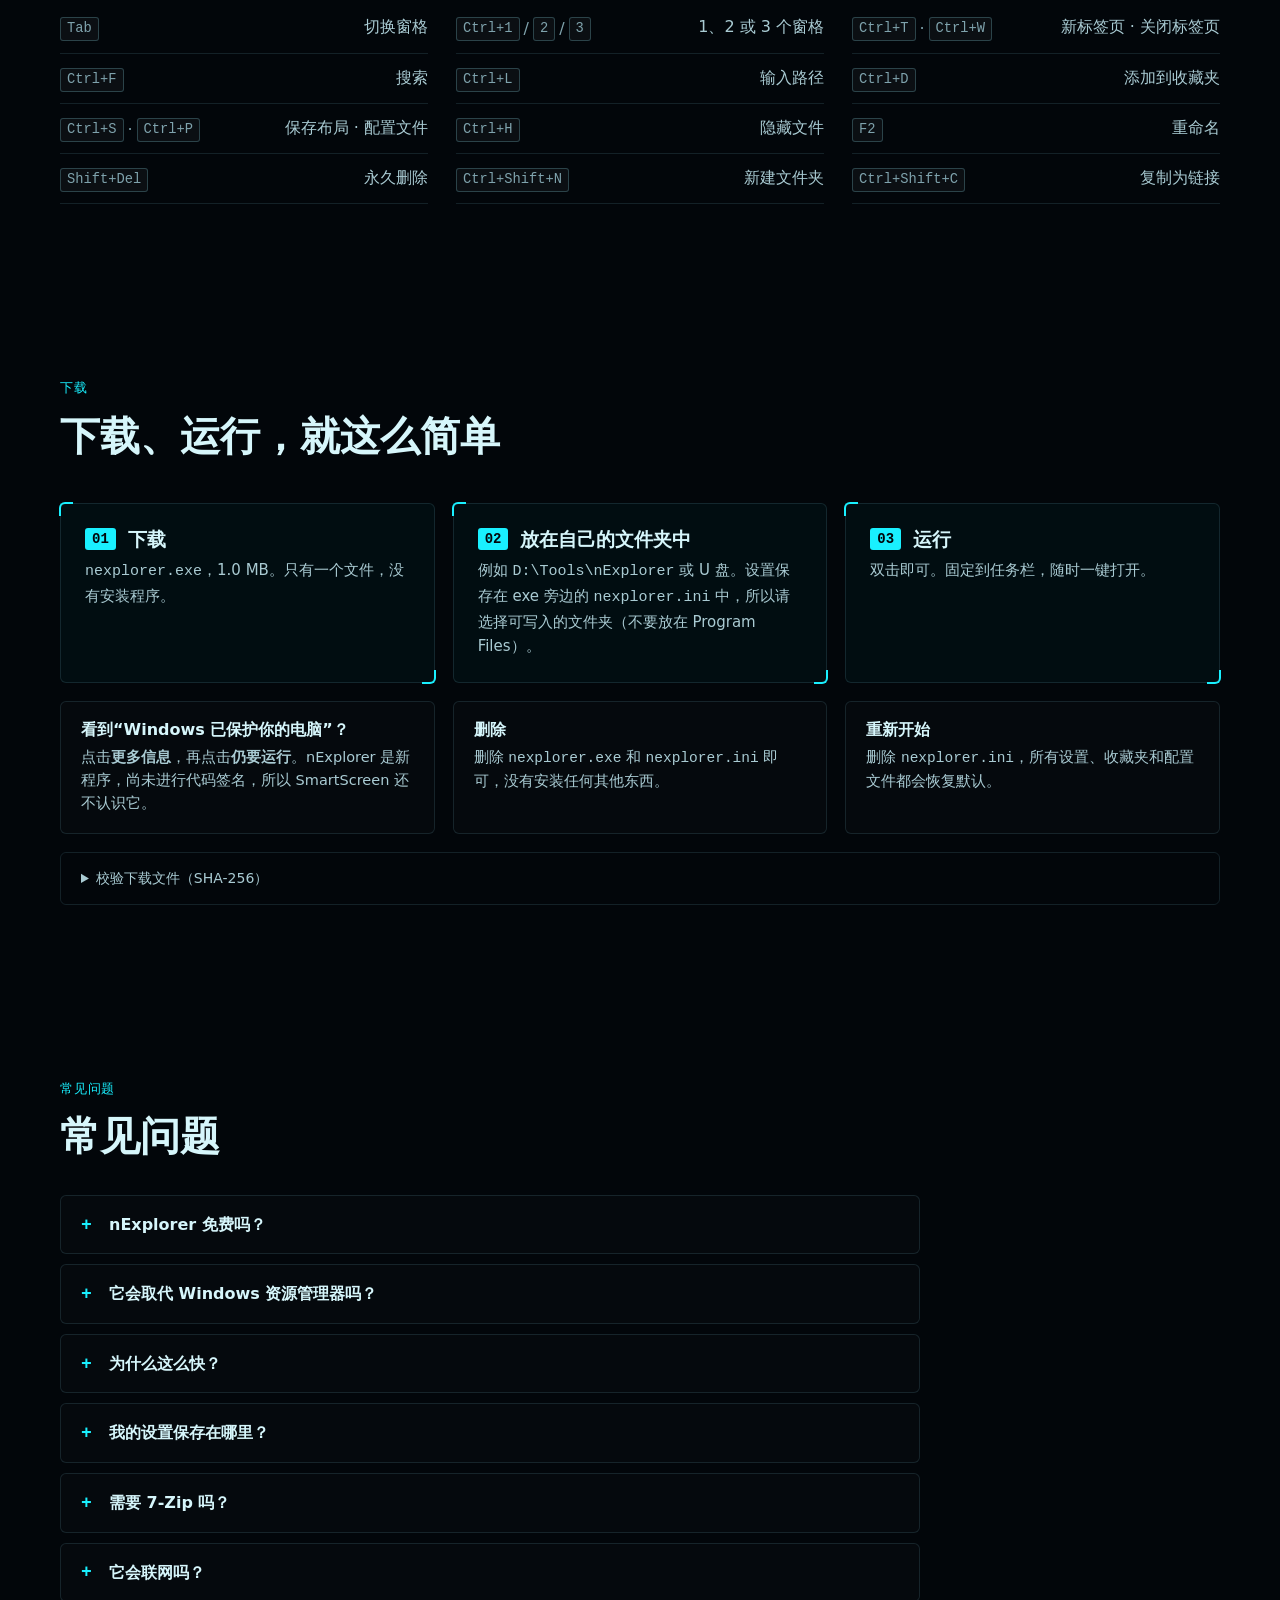
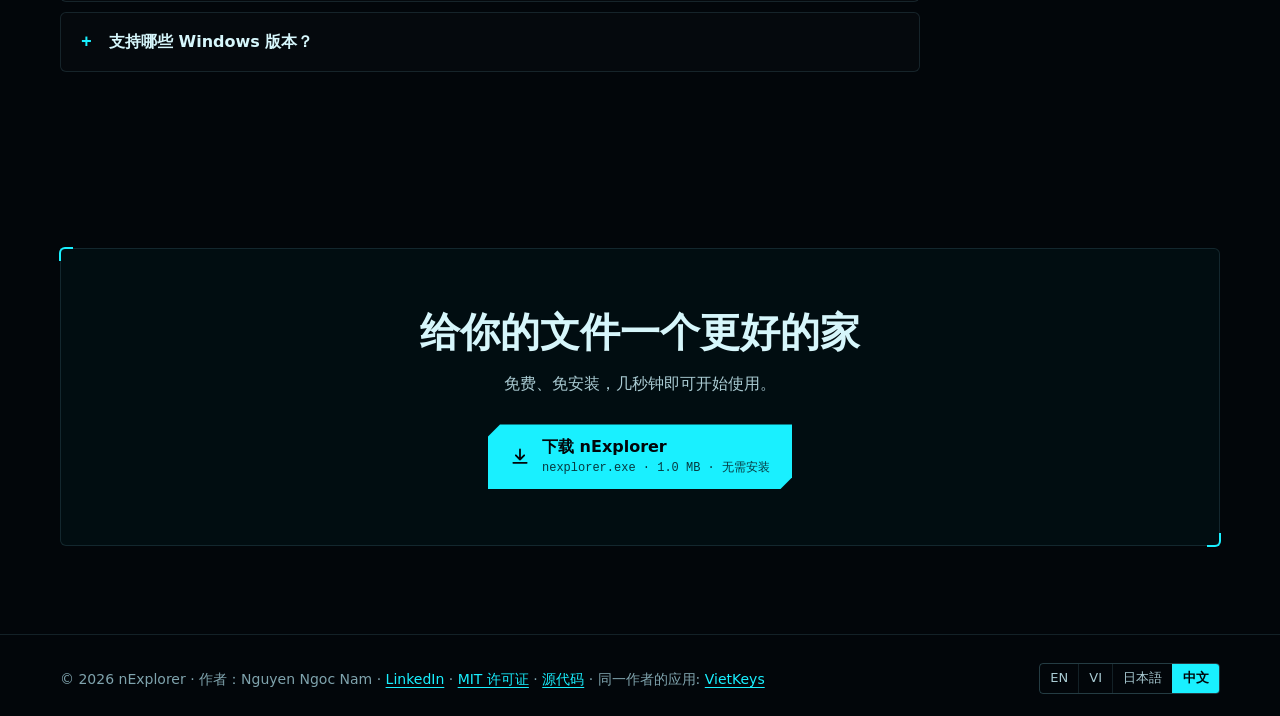
<file: 01_folder/site/public/zh/index.html>
<!doctype html>
<html lang="zh-Hans">
<head>
<meta charset="utf-8">
<meta name="viewport" content="width=device-width, initial-scale=1">
<title>nExplorer — 快速的 Windows 文件管理器</title>
<meta name="description" content="nExplorer 是一款免费、轻量的 Windows 10 和 11 文件管理器：只有一个小巧的 exe，最多 3 个带标签页的窗格，边输入边搜索，几乎瞬间删除，复制到 Excel 和 Word 时变成链接，内置 ZIP 压缩和 6 种主题。">
<link rel="canonical" href="https://nexplorer.vietkeys.com/zh/">
<link rel="alternate" hreflang="en" href="https://nexplorer.vietkeys.com/">
<link rel="alternate" hreflang="vi" href="https://nexplorer.vietkeys.com/vi/">
<link rel="alternate" hreflang="ja" href="https://nexplorer.vietkeys.com/ja/">
<link rel="alternate" hreflang="zh-Hans" href="https://nexplorer.vietkeys.com/zh/">
<link rel="alternate" hreflang="x-default" href="https://nexplorer.vietkeys.com/">
<meta name="theme-color" content="#02060a">
<link rel="icon" href="../favicon.ico" sizes="any">
<link rel="icon" href="../icon.svg" type="image/svg+xml">
<meta property="og:type" content="website">
<meta property="og:site_name" content="nExplorer">
<meta property="og:title" content="nExplorer — 快速的 Windows 文件管理器">
<meta property="og:description" content="nExplorer 是一款免费、轻量的 Windows 10 和 11 文件管理器：只有一个小巧的 exe，最多 3 个带标签页的窗格，边输入边搜索，几乎瞬间删除，复制到 Excel 和 Word 时变成链接，内置 ZIP 压缩和 6 种主题。">
<meta property="og:url" content="https://nexplorer.vietkeys.com/zh/">
<meta property="og:image" content="https://nexplorer.vietkeys.com/og.png">
<meta property="og:image:width" content="1200">
<meta property="og:image:height" content="630">
<meta property="og:locale" content="zh_CN">
<meta name="twitter:card" content="summary_large_image">
<link rel="stylesheet" href="../assets/style.css?v=fa06690f56">
<script src="../assets/app.js?v=c8efb5a3a5" defer></script>
<script type="application/ld+json">{"@context":"https://schema.org","@type":"SoftwareApplication","name":"nExplorer","description":"nExplorer 是一款免费、轻量的 Windows 10 和 11 文件管理器：只有一个小巧的 exe，最多 3 个带标签页的窗格，边输入边搜索，几乎瞬间删除，复制到 Excel 和 Word 时变成链接，内置 ZIP 压缩和 6 种主题。","operatingSystem":"Windows 10, Windows 11","applicationCategory":"UtilitiesApplication","softwareVersion":"0.2.0","datePublished":"2026-11-07","fileSize":"1.0 MB","downloadUrl":"https://nexplorer.vietkeys.com/download/nexplorer.exe","url":"https://nexplorer.vietkeys.com/zh/","offers":{"@type":"Offer","price":"0","priceCurrency":"USD"},"license":"https://opensource.org/licenses/MIT","sameAs":["https://github.com/mlightvn/ntools"],"author":{"@type":"Person","name":"Nguyen Ngoc Nam","url":"https://www.linkedin.com/in/nguyenngocnam/"},"image":"https://nexplorer.vietkeys.com/og.png"}</script>
</head>
<body>
<a class="skip" href="#main">跳到正文</a>
<header class="top">
  <div class="wrap">
    <a class="brand" href="../zh/" aria-label="nExplorer" style="color:var(--text)"><span style="color:var(--accent);display:flex"><svg viewBox="0 0 64 64" aria-hidden="true"><path d="M32 3 57 17.5v29L32 61 7 46.5v-29Z" fill="#061016" stroke="currentColor" stroke-width="4" stroke-linejoin="round"/><path d="M18 21h10l3 4h15v18H18Z" fill="currentColor" fill-opacity=".28" stroke="currentColor" stroke-width="2.5" stroke-linejoin="round"/><path d="M18 29h28" stroke="currentColor" stroke-width="2"/></svg></span>nExplorer<small>v0.2.0</small></a>
    <nav class="nav" aria-label="nExplorer">
      <a href="#features">功能</a>
      <a href="#search">搜索</a>
      <a href="#keys">快捷键</a>
      <a href="#install">下载</a>
      <a href="#faq">常见问题</a>
    </nav>
    <div class="top-end">
      <nav class="langs" aria-label="语言"><a href="../" hreflang="en" lang="en" data-lang="en">EN</a><a href="../vi/" hreflang="vi" lang="vi" data-lang="vi">VI</a><a href="../ja/" hreflang="ja" lang="ja" data-lang="ja">日本語</a><a href="../zh/" hreflang="zh-Hans" lang="zh-Hans" data-lang="zh" aria-current="true">中文</a></nav>
      <a class="btn small" href="../download/nexplorer.exe" download>下载</a>
    </div>
  </div>
</header>

<main id="main">
<section class="hero" id="download">
  <div class="wrap center">
    <span class="eyebrow">免费开源 · Windows 10 和 11 · 免安装</span>
    <h1>Windows 资源管理器<em>本该有的样子</em></h1>
    <p class="lead">只有一个小巧的 exe。最多三个带标签页的窗格，边输入边找到文件的搜索，不用等待的删除，还有让人想多看几眼的主题。</p>
    <div class="ctas"><a class="btn" href="../download/nexplorer.exe" download><svg viewBox="0 0 24 24" fill="none" stroke="currentColor" stroke-width="2.2" stroke-linecap="round" stroke-linejoin="round" aria-hidden="true"><path d="M12 3v12m0 0-5-5m5 5 5-5M4 19h16"/></svg><span class="two">下载 nExplorer<span class="btn-sub">nexplorer.exe · 1.0 MB · 无需安装</span></span></a><a class="btn ghost" href="https://github.com/mlightvn/ntools" rel="noopener"><svg viewBox="0 0 24 24" fill="none" stroke="currentColor" stroke-width="2.2" stroke-linecap="round" stroke-linejoin="round" aria-hidden="true"><path d="m8 7-5 5 5 5M16 7l5 5-5 5M14 4l-4 16"/></svg><span class="two">源代码<span class="btn-sub">GitHub · MIT 许可证</span></span></a></div>
    <p class="meta">版本 0.2.0 · 2026-11-07 · Windows 10/11（64 位）</p>
    <ul class="trust"><li><svg viewBox="0 0 24 24" fill="none" stroke="currentColor" stroke-width="2.4" stroke-linecap="round" stroke-linejoin="round" aria-hidden="true"><path d="m5 12 5 5 9-10"/></svg>无需安装，无需管理员权限</li><li><svg viewBox="0 0 24 24" fill="none" stroke="currentColor" stroke-width="2.4" stroke-linecap="round" stroke-linejoin="round" aria-hidden="true"><path d="m5 12 5 5 9-10"/></svg>设置保存在一个 .ini 文件中</li><li><svg viewBox="0 0 24 24" fill="none" stroke="currentColor" stroke-width="2.4" stroke-linecap="round" stroke-linejoin="round" aria-hidden="true"><path d="m5 12 5 5 9-10"/></svg>不联网，无遥测</li></ul>
    <div class="panel showcase" data-showcase>
      <div class="showcase-bar">
        <span class="label">主题</span>
        <div class="seg" role="group" aria-label="主题">
          <button type="button" data-theme="nexus" data-accent="#19f0ff" aria-pressed="true"><span class="dot" style="background:#19f0ff"></span>Nexus</button>
          <button type="button" data-theme="void" data-accent="#4a90e2" aria-pressed="false"><span class="dot" style="background:#4a90e2"></span>Void</button>
          <button type="button" data-theme="flux" data-accent="#8b5cf6" aria-pressed="false"><span class="dot" style="background:#8b5cf6"></span>Flux</button>
          <button type="button" data-theme="mono" data-accent="#4ade80" aria-pressed="false"><span class="dot" style="background:#4ade80"></span>Mono</button>
          <button type="button" data-theme="glass" data-accent="#0a84ff" aria-pressed="false"><span class="dot" style="background:#0a84ff"></span>Glass</button>
          <button type="button" data-theme="light" data-accent="#4ea1ff" aria-pressed="false"><span class="dot" style="background:#4ea1ff"></span>Light</button>
        </div>
      </div>
      <div class="frame">
        <img data-shot="nexus" src="../img/shot-nexus.png" width="1386" height="843" alt="使用 Nexus 主题的 nExplorer：侧边栏、两个带标签页的窗格、工具栏和状态栏" class="on" fetchpriority="high" decoding="async">
        <img data-shot="void" src="../img/shot-void.png" width="1386" height="843" alt="使用 Void 主题的 nExplorer：侧边栏、两个带标签页的窗格、工具栏和状态栏" loading="lazy" decoding="async">
        <img data-shot="flux" src="../img/shot-flux.png" width="1386" height="843" alt="使用 Flux 主题的 nExplorer：侧边栏、两个带标签页的窗格、工具栏和状态栏" loading="lazy" decoding="async">
        <img data-shot="mono" src="../img/shot-mono.png" width="1386" height="843" alt="使用 Mono 主题的 nExplorer：侧边栏、两个带标签页的窗格、工具栏和状态栏" loading="lazy" decoding="async">
        <img data-shot="glass" src="../img/shot-glass.png" width="1386" height="843" alt="使用 Glass 主题的 nExplorer：侧边栏、两个带标签页的窗格、工具栏和状态栏" loading="lazy" decoding="async">
        <img data-shot="light" src="../img/shot-light.png" width="1386" height="843" alt="使用 Light 主题的 nExplorer：侧边栏、两个带标签页的窗格、工具栏和状态栏" loading="lazy" decoding="async">
      </div>
    </div>
  </div>
</section>

<section class="stats" aria-label="nExplorer">
  <div class="wrap">
    <div class="panel stat"><b>100,000</b><span>个文件的文件夹，不到一秒即可打开</span></div>
    <div class="panel stat"><b>20,000</b><span>个文件瞬间移入回收站（NTFS）</span></div>
    <div class="panel stat"><b>1.0 MB</b><span>一个 exe，无需安装</span></div>
    <div class="panel stat"><b>6</b><span>种主题，还可以设置自己的背景图片</span></div>
  </div>
</section>

<section id="features">
  <div class="wrap">
    <p class="kicker">功能</p>
    <h2>所有文件操作，都更快</h2>
    <div class="grid">
      <article class="panel feature"><div class="ico"><svg viewBox="0 0 24 24" fill="none" stroke="currentColor" stroke-width="1.8" stroke-linecap="round" stroke-linejoin="round" aria-hidden="true"><rect x="3" y="4" width="18" height="16" rx="1.5"/><path d="M9 4v16M15 4v16"/></svg></div><h3>1、2 或 3 个窗格，各有标签页</h3><p>文件夹并排放置，直接复制。<kbd>Ctrl+1</kbd> / <kbd>2</kbd> / <kbd>3</kbd> 切换，拖动分隔条，用 <kbd>Ctrl+S</kbd> 把整个布局保存为配置文件。</p></article>
      <article class="panel feature"><div class="ico"><svg viewBox="0 0 24 24" fill="none" stroke="currentColor" stroke-width="1.8" stroke-linecap="round" stroke-linejoin="round" aria-hidden="true"><circle cx="11" cy="11" r="6.5"/><path d="m20 20-4.2-4.2"/></svg></div><h3>边输入边搜索</h3><p>输入时结果就会陆续出现，近的文件夹优先。多个词顺序不限，忽略重音：<code>duong</code> 能找到“Đường”，<code>cafe</code> 能找到“Café”。无需索引，结果始终最新。</p></article>
      <article class="panel feature"><div class="ico"><svg viewBox="0 0 24 24" fill="none" stroke="currentColor" stroke-width="1.8" stroke-linecap="round" stroke-linejoin="round" aria-hidden="true"><path d="M4 7h16M9 7V4h6v3M6 7l1 13h10l1-13"/><path d="m10 11 1 5m3-5-1 5"/></svg></div><h3>删除无需等待</h3><p>在 NTFS 驱动器上，<kbd>Del</kbd> 能把巨大的文件夹几乎瞬间移入回收站。<kbd>Shift+Del</kbd> 像 <code>rmdir /s /q</code> 一样快，被锁定的文件会在最后统一报告。</p></article>
      <article class="panel feature"><div class="ico"><svg viewBox="0 0 24 24" fill="none" stroke="currentColor" stroke-width="1.8" stroke-linecap="round" stroke-linejoin="round" aria-hidden="true"><path d="M10 14a4 4 0 0 0 5.7 0l3-3a4 4 0 0 0-5.7-5.7l-1 1"/><path d="M14 10a4 4 0 0 0-5.7 0l-3 3a4 4 0 0 0 5.7 5.7l1-1"/></svg></div><h3>复制到 Excel 和 Word 时变成链接</h3><p>选中文件按 <kbd>Ctrl+C</kbd>：粘贴到资源管理器是文件，粘贴到 Excel 和 Word 是可点击的链接（名称 → 路径），粘贴到记事本是完整路径。</p></article>
      <article class="panel feature"><div class="ico"><svg viewBox="0 0 24 24" fill="none" stroke="currentColor" stroke-width="1.8" stroke-linecap="round" stroke-linejoin="round" aria-hidden="true"><path d="M5 4h10l4 4v12H5Z"/><path d="M11 4v2h2v2h-2v2h2v2h-2v3h2"/></svg></div><h3>内置 ZIP，支持 7-Zip</h3><p>无需其他软件即可压缩为 ZIP（支持中文文件名、超过 4 GB 的文件）。安装 7-Zip 后还可使用 .7z、可隐藏文件名的 AES-256 密码和“解压到此处”。</p></article>
      <article class="panel feature"><div class="ico"><svg viewBox="0 0 24 24" fill="none" stroke="currentColor" stroke-width="1.8" stroke-linecap="round" stroke-linejoin="round" aria-hidden="true"><path d="M4 4h6v16H4Z"/><path d="M13 7h7M13 11h7M13 15h5"/></svg></div><h3>贴合使用习惯的侧边栏</h3><p>自己固定的快速访问、像浏览器书签一样分组的收藏夹、最近的文件夹、文件夹树和剩余空间。</p></article>
      <article class="panel feature"><div class="ico"><svg viewBox="0 0 24 24" fill="none" stroke="currentColor" stroke-width="1.8" stroke-linecap="round" stroke-linejoin="round" aria-hidden="true"><path d="M4 17h12M4 7h16"/><path d="M4 12h16" stroke-dasharray="2 2"/><circle cx="19" cy="17" r="2"/></svg></div><h3>后台复制，进度清楚</h3><p>复制和移动在后台进行，显示项目数、MB、速度和取消按钮。替换 / 跳过 / 保留两者，可单独选择也可应用到全部冲突。</p></article>
      <article class="panel feature"><div class="ico"><svg viewBox="0 0 24 24" fill="none" stroke="currentColor" stroke-width="1.8" stroke-linecap="round" stroke-linejoin="round" aria-hidden="true"><path d="M12 3 20 7.5v9L12 21l-8-4.5v-9Z"/><path d="M12 3v18M4 7.5l16 9M20 7.5l-16 9" opacity=".5"/></svg></div><h3>六种主题</h3><p>Void、Flux、Mono、Nexus（可选四种霓虹色的 HUD 风格）、Glass（壁纸上的磨砂玻璃）和 Light。还可设置背景图片和窗口透明度。</p></article>
    </div>
  </div>
</section>

<section id="search">
  <div class="wrap">
    <div class="tables">
      <div class="panel">
        <p class="kicker">搜索</p>
        <h3>记得什么就输入什么</h3>
        <p class="section-lead">在任意文件夹按 <kbd>Ctrl+F</kbd>。搜索该文件夹及其所有子文件夹；在“此电脑”中搜索则覆盖所有本地驱动器。</p>
        <table><thead><tr><th scope="col">输入</th><th scope="col">找到</th></tr></thead>
        <tbody><tr><td><code>tai lieu</code></td><td>包含所有词的名称，顺序不限：<i>Tài liệu học tập.docx</i>、<i>lieu-tai.txt</i></td></tr><tr><td><code>&quot;bao cao&quot;</code></td><td>包含完整短语的名称</td></tr><tr><td><code>*.pdf  IMG_20??*</code></td><td>对整个名称使用通配符</td></tr><tr><td><code>=readme.md</code></td><td>只匹配这个名称</td></tr></tbody></table>
      </div>
      <div class="panel">
        <p class="kicker">剪贴板</p>
        <h3>一次 Ctrl+C，粘贴到哪里都合适</h3>
        <table><thead><tr><th scope="col">粘贴到</th><th scope="col">得到</th></tr></thead>
        <tbody><tr><td>资源管理器、nExplorer</td><td>文件和文件夹本身</td></tr><tr><td>Excel、Word、Outlook</td><td>显示名称、指向完整路径的链接</td></tr><tr><td>记事本、文本框</td><td>完整路径</td></tr></tbody></table>
      </div>
    </div>
  </div>
</section>

<section id="keys">
  <div class="wrap">
    <p class="kicker">键盘</p>
    <h2>为键盘操作而设计</h2>
    <div class="keys-grid">
      <div><b class="k"><kbd>Tab</kbd></b><span>切换窗格</span></div>
      <div><b class="k"><kbd>Ctrl+1</kbd> / <kbd>2</kbd> / <kbd>3</kbd></b><span>1、2 或 3 个窗格</span></div>
      <div><b class="k"><kbd>Ctrl+T</kbd> · <kbd>Ctrl+W</kbd></b><span>新标签页 · 关闭标签页</span></div>
      <div><b class="k"><kbd>Ctrl+F</kbd></b><span>搜索</span></div>
      <div><b class="k"><kbd>Ctrl+L</kbd></b><span>输入路径</span></div>
      <div><b class="k"><kbd>Ctrl+D</kbd></b><span>添加到收藏夹</span></div>
      <div><b class="k"><kbd>Ctrl+S</kbd> · <kbd>Ctrl+P</kbd></b><span>保存布局 · 配置文件</span></div>
      <div><b class="k"><kbd>Ctrl+H</kbd></b><span>隐藏文件</span></div>
      <div><b class="k"><kbd>F2</kbd></b><span>重命名</span></div>
      <div><b class="k"><kbd>Shift+Del</kbd></b><span>永久删除</span></div>
      <div><b class="k"><kbd>Ctrl+Shift+N</kbd></b><span>新建文件夹</span></div>
      <div><b class="k"><kbd>Ctrl+Shift+C</kbd></b><span>复制为链接</span></div>
    </div>
  </div>
</section>

<section id="install">
  <div class="wrap">
    <p class="kicker">下载</p>
    <h2>下载、运行，就这么简单</h2>
    <ol class="steps">
      <li><div class="panel"><h3>下载</h3><p><code>nexplorer.exe</code>，1.0 MB。只有一个文件，没有安装程序。</p></div></li>
      <li><div class="panel"><h3>放在自己的文件夹中</h3><p>例如 <code>D:\Tools\nExplorer</code> 或 U 盘。设置保存在 exe 旁边的 <code>nexplorer.ini</code> 中，所以请选择可写入的文件夹（不要放在 Program Files）。</p></div></li>
      <li><div class="panel"><h3>运行</h3><p>双击即可。固定到任务栏，随时一键打开。</p></div></li>
    </ol>
    <div class="notes">
      <div class="note-card"><h3>看到“Windows 已保护你的电脑”？</h3><p>点击<b>更多信息</b>，再点击<b>仍要运行</b>。nExplorer 是新程序，尚未进行代码签名，所以 SmartScreen 还不认识它。</p></div>
      <div class="note-card"><h3>删除</h3><p>删除 <code>nexplorer.exe</code> 和 <code>nexplorer.ini</code> 即可，没有安装任何其他东西。</p></div>
      <div class="note-card"><h3>重新开始</h3><p>删除 <code>nexplorer.ini</code>，所有设置、收藏夹和配置文件都会恢复默认。</p></div>
    </div>
    <details class="sums">
      <summary>校验下载文件（SHA-256）</summary>
      <pre>3fbd1f8e7e28d2ff86a0f0498889133e4039347f9a2aab95132524eec0e28cb0  nexplorer.exe</pre>
    </details>
  </div>
</section>

<section id="faq">
  <div class="wrap">
    <p class="kicker">常见问题</p>
    <h2>常见问题</h2>
    <div class="faq">
      <details><summary>nExplorer 免费吗？</summary><p>是的，它是基于 MIT 许可证的免费开源软件，可在任意多台电脑上使用；源代码在 <a href="https://github.com/mlightvn/ntools">GitHub</a> 上。</p></details>
      <details><summary>它会取代 Windows 资源管理器吗？</summary><p>两者并存：资源管理器、桌面和任务栏保持不变。文件管理用 nExplorer，其他照常用资源管理器。</p></details>
      <details><summary>为什么这么快？</summary><p>它在后台线程读取文件夹，并省去了拖慢资源管理器的东西：不加载外壳扩展、不生成缩略图、不使用搜索索引。</p></details>
      <details><summary>我的设置保存在哪里？</summary><p>在 exe 旁边的 <code>nexplorer.ini</code> 中：收藏夹、快速访问、配置文件、主题和窗口布局。复制这两个文件，就能把设置带到另一台电脑。</p></details>
      <details><summary>需要 7-Zip 吗？</summary><p>不需要。ZIP 是内置的；没有 7-Zip 时会使用 Windows 自带的 tar.exe 解压。安装 7-Zip 后还能使用 .7z、密码和更多格式。</p></details>
      <details><summary>它会联网吗？</summary><p>不会。nExplorer 没有任何联网代码：没有遥测、不检查更新、没有广告。只有在你打开网络共享文件夹时，才会使用 Windows 的文件共享。</p></details>
      <details><summary>支持哪些 Windows 版本？</summary><p>Windows 10（1607 及以上版本）和 Windows 11（64 位）。无需管理员权限。</p></details>
    </div>
  </div>
</section>

<section>
  <div class="wrap">
    <div class="panel final">
      <h2>给你的文件一个更好的家</h2>
      <p>免费、免安装，几秒钟即可开始使用。</p>
      <div class="ctas"><a class="btn" href="../download/nexplorer.exe" download><svg viewBox="0 0 24 24" fill="none" stroke="currentColor" stroke-width="2.2" stroke-linecap="round" stroke-linejoin="round" aria-hidden="true"><path d="M12 3v12m0 0-5-5m5 5 5-5M4 19h16"/></svg><span class="two">下载 nExplorer<span class="btn-sub">nexplorer.exe · 1.0 MB · 无需安装</span></span></a></div>
    </div>
  </div>
</section>
</main>

<footer>
  <div class="wrap">
    <p>© 2026 nExplorer · 作者：Nguyen Ngoc Nam · <a href="https://www.linkedin.com/in/nguyenngocnam/" rel="author">LinkedIn</a> · <a href="https://github.com/mlightvn/ntools/blob/main/LICENSE" rel="license">MIT 许可证</a> · <a href="https://github.com/mlightvn/ntools">源代码</a> · 同一作者的应用: <a href="https://vietkeys.com/zh/">VietKeys</a></p>
    <nav class="langs" aria-label="语言"><a href="../" hreflang="en" lang="en" data-lang="en">EN</a><a href="../vi/" hreflang="vi" lang="vi" data-lang="vi">VI</a><a href="../ja/" hreflang="ja" lang="ja" data-lang="ja">日本語</a><a href="../zh/" hreflang="zh-Hans" lang="zh-Hans" data-lang="zh" aria-current="true">中文</a></nav>
  </div>
</footer>
</body>
</html>
</file>
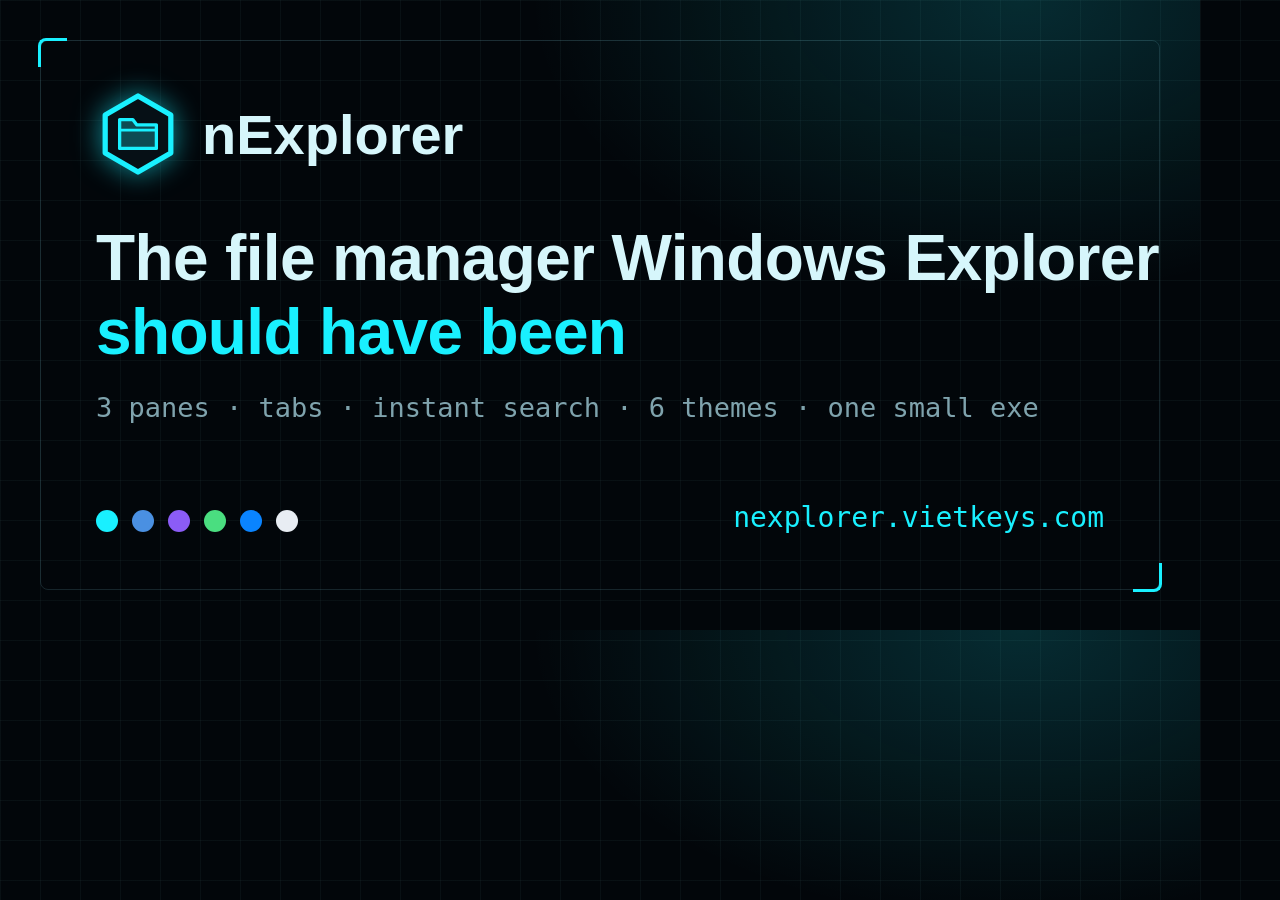
<file: 01_folder/site/og.html>
<!doctype html>
<!-- Social preview image of nexplorer.vietkeys.com (static/og.png, 1200 x 630). Rebuild after changing it:
     chrome --headless --hide-scrollbars --window-size=1200,630 --screenshot=static\og.png og.html -->
<html lang="en">
<head>
<meta charset="utf-8">
<style>
  html, body { margin: 0; width: 1200px; height: 630px; overflow: hidden; }
  body {
    background:
      radial-gradient(700px 420px at 85% 0%, rgba(25, 240, 255, 0.16), transparent 70%),
      linear-gradient(rgba(127, 200, 215, 0.05) 1px, transparent 1px) 0 0 / 40px 40px,
      linear-gradient(90deg, rgba(127, 200, 215, 0.05) 1px, transparent 1px) 0 0 / 40px 40px,
      #02060a;
    color: #d6f6fb;
    font-family: Rajdhani, Bahnschrift, "Segoe UI", sans-serif;
    position: relative;
  }
  .frame { position: absolute; inset: 40px; border: 1px solid rgba(127, 200, 215, 0.16); border-radius: 8px; }
  .frame::before, .frame::after { content: ""; position: absolute; width: 26px; height: 26px; border: 3px solid #19f0ff; }
  .frame::before { top: -3px; left: -3px; border-right: 0; border-bottom: 0; border-top-left-radius: 8px; }
  .frame::after { bottom: -3px; right: -3px; border-left: 0; border-top: 0; border-bottom-right-radius: 8px; }
  .brand { position: absolute; left: 96px; top: 92px; display: flex; align-items: center; gap: 22px; font-size: 56px; font-weight: 700; }
  .brand svg { width: 84px; height: 84px; filter: drop-shadow(0 0 14px rgba(25, 240, 255, 0.6)); }
  h1 { position: absolute; left: 96px; top: 222px; margin: 0; font-size: 64px; line-height: 1.15; font-weight: 700; letter-spacing: -0.01em; }
  h1 em { font-style: normal; color: #19f0ff; }
  .sub { position: absolute; left: 96px; top: 392px; font: 500 27px "Cascadia Mono", Consolas, monospace; color: #7fa3ad; }
  .dots { position: absolute; left: 96px; bottom: 98px; display: flex; gap: 14px; }
  .dots span { width: 22px; height: 22px; border-radius: 50%; }
  .url { position: absolute; right: 96px; bottom: 96px; font: 500 28px "Cascadia Mono", Consolas, monospace; color: #19f0ff; }
</style>
</head>
<body>
  <div class="frame"></div>
  <div class="brand"><svg viewBox="0 0 64 64"><path d="M32 3 57 17.5v29L32 61 7 46.5v-29Z" fill="#061016" stroke="#19f0ff" stroke-width="4" stroke-linejoin="round"/><path d="M18 21h10l3 4h15v18H18Z" fill="#0d4b54" stroke="#19f0ff" stroke-width="2.5" stroke-linejoin="round"/><path d="M18 29h28" stroke="#19f0ff" stroke-width="2"/></svg>nExplorer</div>
  <h1>The file manager Windows Explorer<br><em>should have been</em></h1>
  <div class="sub">3 panes · tabs · instant search · 6 themes · one small exe</div>
  <div class="dots"><span style="background:#19f0ff"></span><span style="background:#4a90e2"></span><span style="background:#8b5cf6"></span><span style="background:#4ade80"></span><span style="background:#0a84ff"></span><span style="background:#e8edf3"></span></div>
  <div class="url">nexplorer.vietkeys.com</div>
</body>
</html>
</file>
<file: 01_folder/site/public/assets/style.css>
/* nexplorer.vietkeys.com — the look of the Nexus theme of nExplorer (src/theme.cpp); the accent follows the theme shown */
:root {
  --bg: #02060a;
  --panel: rgba(25, 240, 255, 0.03);
  --line: rgba(127, 200, 215, 0.14);
  --line-strong: rgba(127, 200, 215, 0.28);
  --text: #d6f6fb;
  --soft: #a9cbd3;
  --muted: #7fa3ad;
  --dim: #486e78;
  --accent: #19f0ff;
  --accent-hover: color-mix(in srgb, var(--accent) 78%, white);
  --accent-ink: #02060a;
  --sans: Rajdhani, Bahnschrift, "Segoe UI Variable Display", "Segoe UI", system-ui, -apple-system, sans-serif;
  --mono: "Share Tech Mono", "Cascadia Mono", "Cascadia Code", Consolas, ui-monospace, "SF Mono", monospace;
  --radius: 4px;
  --cut: 12px;
  color-scheme: dark;
}
:lang(ja) { --sans: Bahnschrift, "Segoe UI", "Yu Gothic UI", "Meiryo UI", "Hiragino Sans", system-ui, sans-serif; }
:lang(zh) { --sans: Bahnschrift, "Segoe UI", "Microsoft YaHei UI", "PingFang SC", "Noto Sans SC", system-ui, sans-serif; }

*, *::before, *::after { box-sizing: border-box; }
html { scroll-behavior: smooth; scroll-padding-top: 76px; -webkit-text-size-adjust: 100%; }
@media (prefers-reduced-motion: reduce) { html { scroll-behavior: auto; } }
body {
  margin: 0;
  background: var(--bg);
  color: var(--text);
  font: 16px/1.6 var(--sans);
  overflow-x: hidden;
}
/* faint grid + cyan glow, like the window background */
body::before {
  content: "";
  position: fixed;
  inset: 0;
  z-index: -1;
  background:
    radial-gradient(900px 520px at 78% -8%, color-mix(in srgb, var(--accent) 10%, transparent), transparent 70%),
    radial-gradient(700px 500px at -10% 40%, rgba(25, 240, 255, 0.03), transparent 70%),
    linear-gradient(rgba(127, 200, 215, 0.035) 1px, transparent 1px) 0 0 / 40px 40px,
    linear-gradient(90deg, rgba(127, 200, 215, 0.035) 1px, transparent 1px) 0 0 / 40px 40px;
  pointer-events: none;
}
img { max-width: 100%; height: auto; display: block; }
a { color: var(--accent); text-decoration-thickness: 1px; text-underline-offset: 3px; }
a:hover { color: var(--accent-hover); }
:focus-visible { outline: 2px solid var(--accent); outline-offset: 3px; }
code, kbd, .mono { font-family: var(--mono); }
kbd {
  display: inline-block;
  padding: 0 6px;
  border: 1px solid var(--line-strong);
  border-radius: 3px;
  background: rgba(255, 255, 255, 0.04);
  font-size: 0.86em;
  line-height: 1.6;
  white-space: nowrap;
}
.wrap { width: min(1160px, 100% - 32px); margin-inline: auto; }
.skip { position: absolute; left: -9999px; top: 8px; z-index: 100; background: var(--accent); color: var(--accent-ink); padding: 8px 12px; }
.skip:focus { left: 16px; }

/* ---------- header ---------- */
.top {
  position: sticky;
  top: 0;
  z-index: 50;
  background: rgba(2, 6, 10, 0.82);
  backdrop-filter: blur(10px);
  -webkit-backdrop-filter: blur(10px);
  border-bottom: 1px solid var(--line);
}
.top .wrap { display: flex; align-items: center; gap: 20px; height: 60px; }
.brand { display: flex; align-items: center; gap: 10px; color: var(--text); text-decoration: none; font-weight: 700; font-size: 18px; letter-spacing: 0.01em; }
.brand:hover { color: var(--text); }
.brand svg { width: 28px; height: 28px; flex: none; }
.brand small { font: 400 12px var(--mono); color: var(--muted); margin-left: 2px; }
.nav { display: flex; gap: 22px; margin-left: 12px; }
.nav a { color: var(--soft); text-decoration: none; font-size: 15px; }
.nav a:hover { color: var(--accent); }
.top-end { margin-left: auto; display: flex; align-items: center; gap: 12px; }
.langs { display: flex; border: 1px solid var(--line-strong); border-radius: var(--radius); overflow: hidden; }
.langs a {
  padding: 4px 10px;
  font: 500 13px/1.6 var(--sans);
  color: var(--soft);
  text-decoration: none;
  border-left: 1px solid var(--line);
}
.langs a:first-child { border-left: 0; }
.langs a:hover { color: var(--text); background: color-mix(in srgb, var(--accent) 8%, transparent); }
.langs a[aria-current="true"] { color: var(--accent-ink); background: var(--accent); font-weight: 700; }

/* ---------- buttons ---------- */
.btn {
  --c: var(--accent);
  display: inline-flex;
  align-items: center;
  gap: 12px;
  padding: 13px 22px;
  font: 700 16px/1.2 var(--sans);
  text-decoration: none;
  color: var(--accent-ink);
  background: var(--c);
  clip-path: polygon(var(--cut) 0, 100% 0, 100% calc(100% - var(--cut)), calc(100% - var(--cut)) 100%, 0 100%, 0 var(--cut));
  transition: background 0.15s, transform 0.15s;
}
.btn:hover { --c: var(--accent-hover); color: var(--accent-ink); }
.btn:active { transform: translateY(1px); }
.btn svg { width: 20px; height: 20px; flex: none; }
.btn.small { padding: 8px 14px; font-size: 14px; --cut: 8px; }
.btn.ghost {
  color: var(--accent);
  background: transparent;
  clip-path: none;
  border: 1px solid var(--accent);
  border-radius: var(--radius);
}
.btn.ghost:hover { background: color-mix(in srgb, var(--accent) 10%, transparent); color: var(--accent); }
.btn .two { display: flex; flex-direction: column; align-items: flex-start; }
.btn-sub { display: block; font: 400 12px/1.4 var(--mono); opacity: 0.78; margin-top: 3px; }

/* ---------- panels: HUD frame with cyan corner brackets ---------- */
.panel {
  position: relative;
  background: var(--panel);
  border: 1px solid var(--line);
  border-radius: 6px;
  padding: 24px;
}
.panel::before, .panel::after {
  content: "";
  position: absolute;
  width: 14px;
  height: 14px;
  border: 2px solid var(--accent);
  pointer-events: none;
}
.panel::before { top: -2px; left: -2px; border-right: 0; border-bottom: 0; border-top-left-radius: 6px; }
.panel::after { bottom: -2px; right: -2px; border-left: 0; border-top: 0; border-bottom-right-radius: 6px; }

.label { font: 500 12px/1.4 var(--mono); letter-spacing: 0.16em; text-transform: uppercase; color: var(--muted); }
.kicker { font: 500 13px/1.4 var(--mono); letter-spacing: 0.16em; text-transform: uppercase; color: var(--accent); margin: 0 0 10px; }
:lang(ja) .kicker, :lang(zh) .kicker, :lang(ja) .label, :lang(zh) .label { letter-spacing: 0.06em; }

section { padding: 88px 0; }
h1, h2, h3 { line-height: 1.2; margin: 0; font-weight: 700; }
h2 { font-size: clamp(28px, 4vw, 40px); letter-spacing: -0.01em; max-width: 24ch; }
:lang(ja) h2, :lang(zh) h2 { line-height: 1.35; letter-spacing: 0; }
.section-lead { color: var(--soft); max-width: 62ch; margin: 14px 0 0; font-size: 17px; }

/* ---------- hero ---------- */
.hero { padding: 72px 0 64px; }
.hero .wrap { display: grid; grid-template-columns: 1.2fr 0.8fr; gap: 48px; align-items: center; }
.eyebrow { display: inline-flex; align-items: center; gap: 8px; font: 500 13px/1.4 var(--mono); color: var(--accent); letter-spacing: 0.08em; padding: 5px 12px; border: 1px solid color-mix(in srgb, var(--accent) 35%, transparent); border-radius: 999px; background: color-mix(in srgb, var(--accent) 6%, transparent); }
.eyebrow::before { content: ""; width: 7px; height: 7px; border-radius: 50%; background: var(--accent); box-shadow: 0 0 10px var(--accent); }
.hero h1 { font-size: clamp(36px, 5vw, 56px); letter-spacing: -0.02em; margin: 20px 0 0; }
:lang(ja) .hero h1, :lang(zh) .hero h1 { font-size: clamp(30px, 4.6vw, 50px); letter-spacing: 0; line-height: 1.32; }
.hero h1 em { font-style: normal; color: var(--accent); text-shadow: 0 0 28px color-mix(in srgb, var(--accent) 35%, transparent); }
.lead { font-size: 19px; color: var(--soft); margin: 20px 0 0; max-width: 56ch; }
.ctas { display: flex; flex-wrap: wrap; gap: 14px; margin-top: 32px; align-items: stretch; }
.meta { margin: 16px 0 0; font: 400 13px/1.6 var(--mono); color: var(--muted); }
.trust { display: flex; flex-wrap: wrap; gap: 8px 18px; margin: 22px 0 0; padding: 0; list-style: none; color: var(--soft); font-size: 14px; }
.trust li { display: flex; align-items: center; gap: 7px; }
.trust svg { width: 16px; height: 16px; color: var(--accent); flex: none; }

/* typing demo */
.demo { padding: 0; }
.demo-bar { display: flex; align-items: center; gap: 12px; padding: 12px 16px; border-bottom: 1px solid var(--line); }
.demo-bar .label { margin-right: auto; }
.seg { display: inline-flex; gap: 6px; }
.seg button {
  font: 500 13px/1 var(--sans);
  color: var(--soft);
  background: rgba(255, 255, 255, 0.03);
  border: 1px solid var(--line-strong);
  border-radius: var(--radius);
  padding: 7px 12px;
  cursor: pointer;
}
.seg button:hover { color: var(--text); border-color: var(--accent); }
.seg button[aria-pressed="true"] { color: #fff; background: color-mix(in srgb, var(--accent) 14%, transparent); border-color: var(--accent); box-shadow: 0 0 0 1px var(--accent) inset; }
.demo-body { padding: 22px 20px 26px; display: grid; gap: 18px; }
.demo-row .label { display: block; margin-bottom: 8px; }
.keys { display: flex; flex-wrap: wrap; gap: 5px; min-height: 34px; }
.keys kbd { font-size: 15px; padding: 3px 8px; color: var(--dim); border-color: var(--line); transition: color 0.12s, border-color 0.12s, background 0.12s; }
.keys kbd.done { color: var(--soft); border-color: var(--line-strong); }
.keys kbd.now { color: var(--accent-ink); background: var(--accent); border-color: var(--accent); }
.keys kbd.space { min-width: 44px; }
.result {
  font: 500 clamp(30px, 4.4vw, 44px)/1.25 var(--sans);
  min-height: 1.3em;
  padding: 14px 16px;
  border: 1px solid var(--line-strong);
  border-radius: var(--radius);
  background: rgba(0, 0, 0, 0.25);
  overflow-wrap: anywhere;
}
.result::before { content: ">"; font-family: var(--mono); color: var(--accent); margin-right: 12px; font-size: 0.6em; vertical-align: middle; }
.caret { display: inline-block; width: 2px; height: 0.95em; background: var(--accent); vertical-align: -0.1em; margin-left: 3px; animation: blink 1s steps(1) infinite; }
@keyframes blink { 50% { opacity: 0; } }
@media (prefers-reduced-motion: reduce) { .caret { animation: none; } }

/* ---------- notepad comparison ---------- */
.split { display: grid; grid-template-columns: 1fr 1fr; gap: 56px; align-items: center; }
.compare { padding: 0; }
.compare table { width: 100%; border-collapse: collapse; font-size: 22px; }
.compare th { text-align: left; padding: 14px 20px; border-bottom: 1px solid var(--line); font-weight: 400; }
.compare td { padding: 12px 20px; border-bottom: 1px solid var(--line); font-family: var(--mono); }
.compare tr:last-child td { border-bottom: 0; }
.compare td.bad { color: var(--bad); text-decoration: line-through; text-decoration-color: rgba(255, 143, 163, 0.55); }
.compare td.good { color: var(--accent); }
.compare td.good::before { content: "✓ "; font-size: 0.75em; }
.footnote { color: var(--muted); font-size: 14px; margin: 16px 0 0; }

/* ---------- features ---------- */
.grid { display: grid; grid-template-columns: repeat(4, 1fr); gap: 18px; margin-top: 40px; }
.feature { padding: 22px; }
.feature .ico { width: 38px; height: 38px; display: grid; place-items: center; border: 1px solid color-mix(in srgb, var(--accent) 45%, transparent); border-radius: var(--radius); color: var(--accent); background: color-mix(in srgb, var(--accent) 7%, transparent); margin-bottom: 16px; }
.feature .ico svg { width: 20px; height: 20px; }
.feature h3 { font-size: 18px; margin-bottom: 8px; }
.feature p { margin: 0; color: var(--soft); font-size: 15px; }
.feature code { color: var(--text); font-size: 0.92em; }

/* ---------- screenshot ---------- */
.shot { margin: 40px 0 0; padding: 10px; }
.shot img { border-radius: 4px; width: 100%; }

/* ---------- reference ---------- */
.ref { display: grid; grid-template-columns: 1fr 1fr; gap: 18px; margin-top: 40px; }
.ref h3 { font-size: 22px; }
.ref table { width: 100%; border-collapse: collapse; margin-top: 14px; }
.ref th { text-align: left; font: 500 12px var(--mono); letter-spacing: 0.12em; text-transform: uppercase; color: var(--muted); padding: 6px 0; border-bottom: 1px solid var(--line); }
.ref td { padding: 7px 0; border-bottom: 1px solid var(--line); vertical-align: top; }
.ref td:first-child { width: 42%; }
.ref td:first-child kbd { margin-right: 4px; }
.ref .tone { color: var(--muted); font-size: 14px; margin-left: 6px; }
.ref .tone:first-child { margin-left: 0; }
.ref .example { margin: 16px 0 0; font-family: var(--mono); color: var(--soft); font-size: 15px; }
.ref .example b { color: var(--accent); font-weight: 500; }
.ref .note { margin: 8px 0 0; color: var(--muted); font-size: 14px; }

/* ---------- install ---------- */
.steps { list-style: none; padding: 0; margin: 40px 0 0; display: grid; grid-template-columns: repeat(3, 1fr); gap: 18px; counter-reset: step; }
.steps li { counter-increment: step; }
.steps li .panel { height: 100%; }
.steps h3 { font-size: 19px; margin-bottom: 8px; display: flex; align-items: center; gap: 12px; }
.steps h3::before { content: counter(step, decimal-leading-zero); font: 700 14px var(--mono); color: var(--accent-ink); background: var(--accent); padding: 3px 7px; border-radius: 3px; }
.steps p { margin: 0; color: var(--soft); font-size: 15px; }
.notes { display: grid; grid-template-columns: repeat(3, 1fr); gap: 18px; margin-top: 18px; }
.note-card { border: 1px solid var(--line); border-radius: 6px; padding: 18px 20px; background: rgba(255, 255, 255, 0.015); }
.note-card h3 { font-size: 16px; margin-bottom: 6px; }
.note-card p { margin: 0; color: var(--soft); font-size: 14.5px; }
.note-card .btn { margin-top: 14px; }
.sums { margin-top: 18px; border: 1px solid var(--line); border-radius: 6px; padding: 14px 20px; }
.sums summary { cursor: pointer; color: var(--soft); font-size: 14px; }
.sums pre { margin: 12px 0 0; font: 12.5px/1.7 var(--mono); color: var(--muted); white-space: pre-wrap; word-break: break-all; }

/* ---------- faq ---------- */
.faq { margin-top: 32px; display: grid; gap: 10px; max-width: 860px; }
.faq details { border: 1px solid var(--line); border-radius: 6px; background: rgba(255, 255, 255, 0.015); }
.faq details[open] { border-color: var(--line-strong); }
.faq summary { cursor: pointer; list-style: none; padding: 16px 20px; font-weight: 600; display: flex; gap: 14px; align-items: center; }
.faq summary::-webkit-details-marker { display: none; }
.faq summary::before { content: "+"; font: 700 18px/1 var(--mono); color: var(--accent); width: 14px; flex: none; }
.faq details[open] summary::before { content: "−"; }
.faq details p { margin: 0; padding: 0 20px 18px 48px; color: var(--soft); }

/* ---------- final call ---------- */
.final { text-align: center; padding: 56px 24px; }
.final h2 { margin-inline: auto; }
.final p { color: var(--soft); margin: 12px auto 28px; max-width: 52ch; }
.final .ctas { justify-content: center; margin-top: 0; }

footer { border-top: 1px solid var(--line); padding: 28px 0 40px; color: var(--muted); font-size: 14px; }
footer .wrap { display: flex; flex-wrap: wrap; gap: 10px 24px; align-items: center; justify-content: space-between; }
footer p { margin: 0; }

/* ---------- responsive ---------- */
@media (max-width: 1020px) {
  .grid { grid-template-columns: repeat(2, 1fr); }
  .nav { display: none; }
}
@media (max-width: 860px) {
  section { padding: 64px 0; }
  .hero { padding: 44px 0 40px; }
  .hero .wrap, .split, .ref { grid-template-columns: 1fr; gap: 32px; }
  .steps, .notes { grid-template-columns: 1fr; }
}
@media (max-width: 560px) {
  .grid { grid-template-columns: 1fr; }
  .top .wrap { gap: 10px; }
  .brand small, .top .btn { display: none; }
  .langs a { padding: 4px 8px; }
  .lead { font-size: 17px; }
  .ctas .btn { width: 100%; justify-content: center; }
  .btn .two { align-items: center; }
  .compare table { font-size: 18px; }
  .compare th, .compare td { padding: 10px 14px; }
  .faq details p { padding-left: 20px; }
}

/* ---------- nExplorer additions ---------- */
.btn, .langs a[aria-current="true"], .steps h3::before { transition: background 0.3s, color 0.3s; }
.hero .wrap.center { display: block; text-align: center; }
.hero .center h1 { max-width: 20ch; margin-inline: auto; }
:lang(ja) .hero .center h1, :lang(zh) .hero .center h1 { max-width: 24ch; }
.hero .center .lead { margin-inline: auto; }
.hero .center .ctas, .hero .center .trust { justify-content: center; }
.showcase { margin: 48px auto 0; max-width: 1160px; padding: 10px; text-align: left; }
.showcase-bar { display: flex; flex-wrap: wrap; align-items: center; gap: 10px 14px; padding: 6px 6px 14px; }
.showcase-bar .label { margin-right: auto; }
.showcase .seg { flex-wrap: wrap; }
.showcase .frame { position: relative; aspect-ratio: 1386 / 843; border-radius: 4px; overflow: hidden; background: #000; }
.showcase .frame img { position: absolute; inset: 0; width: 100%; height: 100%; object-fit: cover; object-position: top left; opacity: 0; transition: opacity 0.35s; }
.showcase .frame img.on { opacity: 1; }
.seg button .dot { display: inline-block; width: 8px; height: 8px; border-radius: 50%; margin-right: 7px; vertical-align: 1px; }

.stats { padding: 8px 0 0; }
.stats .wrap { display: grid; grid-template-columns: repeat(4, 1fr); gap: 18px; }
.stat { padding: 22px; }
.stat b { display: block; font: 700 clamp(30px, 3.6vw, 42px)/1.1 var(--sans); color: var(--accent); text-shadow: 0 0 24px color-mix(in srgb, var(--accent) 35%, transparent); }
.stat span { display: block; margin-top: 8px; color: var(--soft); font-size: 15px; }

.tables { display: grid; grid-template-columns: 1.15fr 0.85fr; gap: 18px; margin-top: 40px; }
.tables h3 { font-size: 22px; }
.tables table { width: 100%; border-collapse: collapse; margin-top: 14px; }
.tables th { text-align: left; font: 500 12px var(--mono); letter-spacing: 0.12em; text-transform: uppercase; color: var(--muted); padding: 6px 12px 6px 0; border-bottom: 1px solid var(--line); }
.tables td { padding: 10px 12px 10px 0; border-bottom: 1px solid var(--line); vertical-align: top; color: var(--soft); }
.tables td:first-child { white-space: nowrap; }
.tables td code { color: var(--accent); font-size: 15px; white-space: pre; }
.tables td i { color: var(--text); font-style: normal; }
.tables .section-lead { font-size: 15px; margin-top: 10px; }

.keys-grid { display: grid; grid-template-columns: repeat(3, 1fr); gap: 0 28px; margin-top: 32px; }
.keys-grid div { display: flex; justify-content: space-between; align-items: baseline; gap: 16px; padding: 11px 0; border-bottom: 1px solid var(--line); }
.keys-grid span { color: var(--soft); text-align: right; }
.keys-grid .k { display: flex; flex-wrap: wrap; align-items: center; gap: 4px; font-weight: 400; color: var(--muted); }

@media (max-width: 1020px) { .stats .wrap { grid-template-columns: repeat(2, 1fr); } .keys-grid { grid-template-columns: repeat(2, 1fr); } }
@media (max-width: 860px) { .tables { grid-template-columns: 1fr; } }
@media (max-width: 560px) {
  .keys-grid { grid-template-columns: 1fr; }
  .stats .wrap { grid-template-columns: 1fr 1fr; gap: 12px; }
  .stat { padding: 16px; }
  .tables td:first-child { white-space: normal; }
  .showcase-bar .label { width: 100%; }
}
</file>
